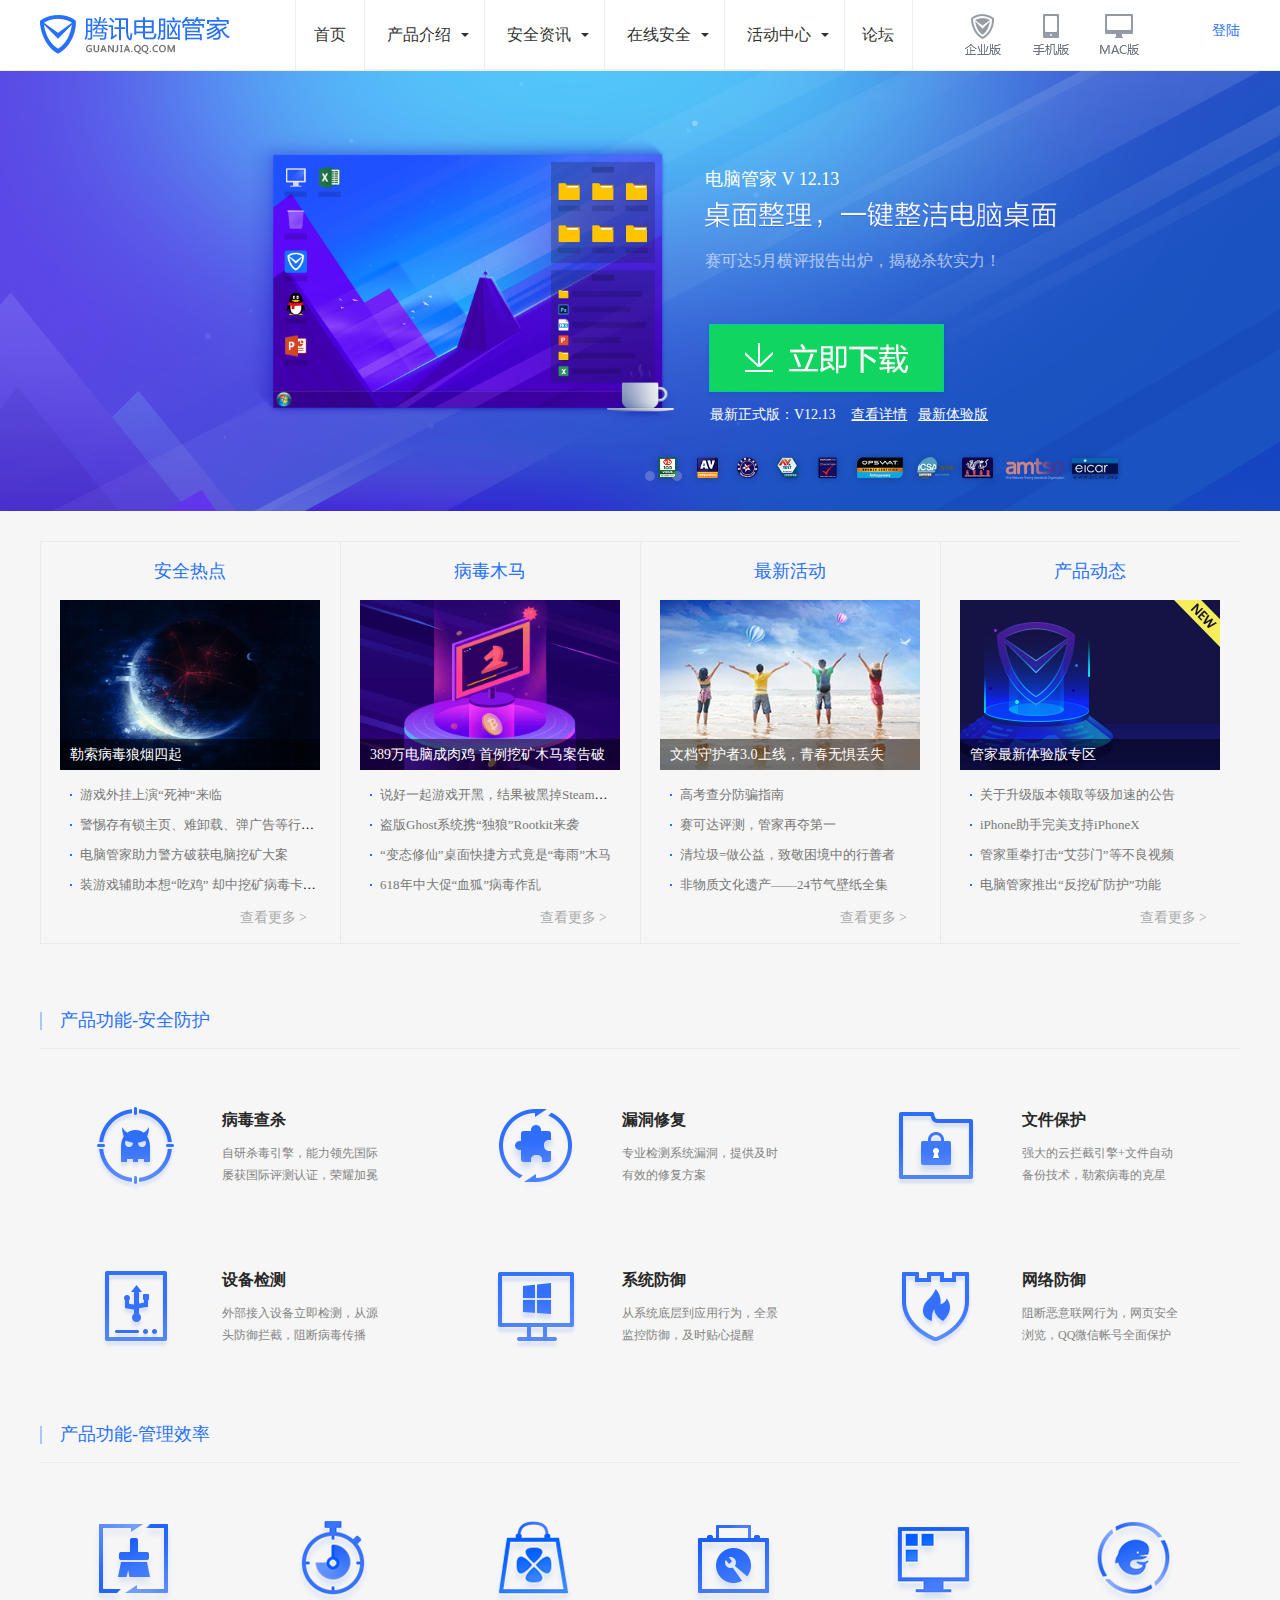
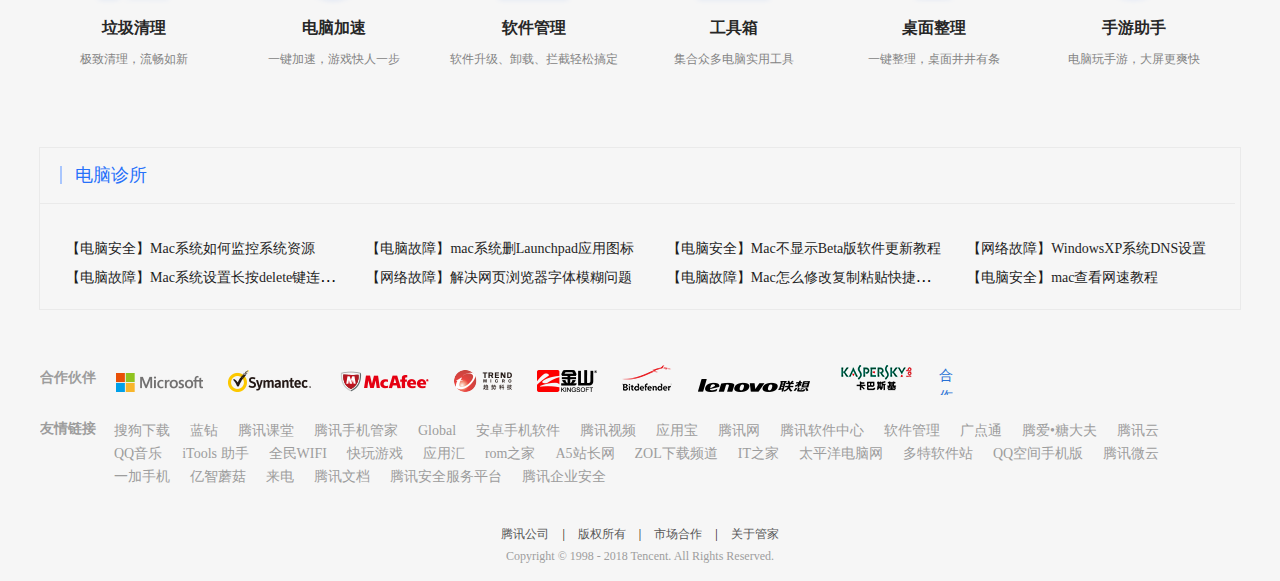
<file: index.html>
<!DOCTYPE html>
<html lang="en">
<head>
    <meta charset="UTF-8">
    <title>一键杀毒_盗号保护_垃圾清理_软件管理-腾讯电脑管家官网</title>
    <link rel="stylesheet" href="css/index.css">
    <script src="js/index.js"></script>
</head>
<body>
	<!--顶部导航开始-->
    <div class="header">
        <div class="nav">
            <a href="https://guanjia.qq.com/?ADTAG=media.buy.baidu.TXDNGJSEM" class="logo">
                <img src="img/index/logo/logo.png" alt="">
            </a>
            <ul>
                <div class="start">
                    <a href="index.html">
                        <span>首页</span>
                    </a>
                </div>
                <li>
                    <a href="item1.html">
                        <span>产品介绍</span>
                        <i></i>
                    </a>
                    <div class="item">
                    	<div><a href="">安全防护</a></div>
                    	<div><a href="">管理效率</a></div>
                    	<div><a href="">电脑加速</a></div>
                    	<div><a href="">游戏加速</a></div>
                    	<div><a href="">等级加速</a></div>
                    	<div><a href="">帐号保护</a></div>
                    	<div><a href="">手游助手</a></div>
                    	<div><a href="">桌面整理</a></div>
                    	<div><a href="">最近文档</a></div>
                    </div>
                </li>
                <li>
                    <a href="item2.html">
                        <span>安全资讯</span>
                        <i></i>
                    </a>
                    <div class="item">
                    	<div><a href="">安全专题</a></div>
                    	<div><a href="">管家大事记</a></div>
                    	<div><a href="">联合实验室</a></div>
                    </div>
                </li>
                <li>
                    <a href="item3.html">
                        <span>在线安全</span>
                        <i></i>
                    </a>
                    <div class="item">
                    	<div><a href="">电脑诊所</a></div>
                    	<div><a href="">申诉举报</a></div>
                    	<div><a href="">诈骗信息查询</a></div>
                    	<div><a href="">网站安全检测</a></div>
                    	<div><a href="">密码安全检测</a></div>
                    	<div><a href="">帐号安全查询</a></div>
                    </div>
                </li>
                <li>
                    <a href="item4.html" style="border-right: 1px solid #eee">
                        <span>活动中心</span>
                        <i></i>
                    </a>
                    <div class="item">
                    	<div><a href="">兑换礼包</a></div>
                    	<div><a href="">赚安全金币</a></div>
                    	<div><a href="">专题活动</a></div>
                    </div>
                </li>
                <div class="end">
                    <a href="">
                        <span>论坛</span>
                    </a>
                </div>
            </ul>
            <div href="" class="tool">
                <a href="" class="qiye"></a>
                <a href="" class="phone"></a>
                <a href="" class="MAC"></a>
                <a href="" class="nologin">
                    <span>登陆</span>
                </a>
            </div>
        </div>
    </div>
    <!-- 顶部导航结束-->
    <!-- 主体开始-->
    <div class="main_wrap">
        <div class="banner_wrap">
            <a href="">
                <img src="img/index/lunbotu/lunbotu1.png" alt="">
            </a>
            <a href="">
                <img src="img/index/lunbotu/lunbotu2.png" alt="">
            </a>
            <ul class="infor">
                <a href="" class="name">
                    <span>电脑管家 V 12.13</span>
                </a>
                <a href="" class="more-features">
                    <span>赛可达5月横评报告出炉，揭秘杀软实力！</span>
                    <br>
                    <span></span>
                </a>
                <div href="" class="banner-download">
                    <a href="" class="btns"></a>
                    <div class="link-dl">
                        <span>最新正式版：V12.13</span>
                        <a href="">查看详情</a>
                        <a href="">最新体验版</a>
                    </div>
                </div>
            </ul>
            <div class="blink">
                <a href="" >
                    <img src="img/index/logo/logo1.png" alt="">
                </a>
                <a href="" class="imgbox2">
                    <img src="img/index/logo/logo2.png" alt="">
                </a>
                <a href="" class="imgbox3">
                    <img src="img/index/logo/logo3.png" alt="">
                </a>
                <a href="" class="imgbox4">
                    <img src="img/index/logo/logo4.png" alt="">
                </a>
                <a href="" class="imgbox5">
                    <img src="img/index/logo/logo5.png" alt="">
                </a>
                <a href="" class="imgbox6">
                    <img src="img/index/logo/logo6.png" alt="" style="width: 60px;height: 35px">
                </a>
                <a href="" class="imgbox7">
                    <img src="img/index/logo/logo7.png" alt="" style="width: 51px;height: 35px">
                </a>
                <a href="" class="imgbox8">
                    <img src="img/index/logo/logo8.png" alt="" style="width: 45px;height: 35px">
                </a>
                <a href="" class="imgbox9">
                    <img src="img/index/logo/logo9.png" alt="" style="width: 60px;height: 35px">
                </a>
                <a href="" class="imgbox10">
                    <img src="img/index/logo/logo10.png" alt="" style="width: 60px;height: 35px">
                </a>
            </div>
            <div class="banner-btn">
                <a href=""></a>
                <a href=""></a>
            </div>
        </div>
        <div class="news_blocks">
            <ul>
                <li>
                    <div class="news-title">
                        安全热点
                    </div>
                    <a href="" class="imgbox">
                        <img src="img/index/news_blocks/news_blocks1.png" alt="">
                        <span>勒索病毒狼烟四起</span>
                    </a>
                    <div class="news-list">
                        <ul>
                            <div class="items">
                                <i></i>
                                <a href="">游戏外挂上演“死神“来临 </a>
                            </div>
                            <div class="items">
                                <i></i>
                                <a href="">警惕存有锁主页、难卸载、弹广告等行为的软件</a>
                            </div>
                            <div class="items">
                                <i></i>
                                <a href="">电脑管家助力警方破获电脑挖矿大案</a>
                            </div>
                            <div class="items">
                                <i></i>
                                <a href="">装游戏辅助本想“吃鸡” 却中挖矿病毒卡到死机</a>
                            </div>
                            <a href="" class="more">查看更多 &gt;</a>
                        </ul>
                    </div>
                </li>
                <li>
                    <div class="news-title">
                        病毒木马
                    </div>
                    <a href="" class="imgbox">
                        <img src="img/index/news_blocks/news_blocks2.png" alt="">
                        <span>389万电脑成肉鸡 首例挖矿木马案告破</span>
                    </a>
                    <div class="news-list">
                        <ul>
                            <div class="items">
                                <i></i>
                                <a href="">说好一起游戏开黑，结果被黑掉Steam帐号？</a>
                            </div>
                            <div class="items">
                                <i></i>
                                <a href="">盗版Ghost系统携“独狼”Rootkit来袭</a>
                            </div>
                            <div class="items">
                                <i></i>
                                <a href="">“变态修仙”桌面快捷方式竟是“毒雨”木马</a>
                            </div>
                            <div class="items">
                                <i></i>
                                <a href="">618年中大促“血狐”病毒作乱</a>
                            </div>
                            <a href="" class="more">查看更多 &gt;</a>
                        </ul>
                    </div>
                </li>
                <li>
                    <div class="news-title">
                        最新活动
                    </div>
                    <a href="" class="imgbox">
                        <img src="img/index/news_blocks/news_blocks3.jpg" alt="">
                        <span>文档守护者3.0上线，青春无惧丢失</span>
                    </a>
                    <div class="news-list">
                        <ul>
                            <div class="items">
                                <i></i>
                                <a href="">高考查分防骗指南</a>
                            </div>
                            <div class="items">
                                <i></i>
                                <a href="">赛可达评测，管家再夺第一</a>
                            </div>
                            <div class="items">
                                <i></i>
                                <a href="">清垃圾=做公益，致敬困境中的行善者</a>
                            </div>
                            <div class="items">
                                <i></i>
                                <a href="">非物质文化遗产——24节气壁纸全集</a>
                            </div>
                            <a href="" class="more">查看更多 &gt;</a>
                        </ul>
                    </div>
                </li>
                <li>
                    <div class="news-title">
                        产品动态
                    </div>
                    <a href="" class="imgbox">
                        <img src="img/index/news_blocks/news_blocks4.png" alt="">
                        <span>管家最新体验版专区</span>
                    </a>
                    <div class="news-list">
                        <ul>
                            <div class="items">
                                <i></i>
                                <a href="">关于升级版本领取等级加速的公告</a>
                            </div>
                            <div class="items">
                                <i></i>
                                <a href="">iPhone助手完美支持iPhoneX</a>
                            </div>
                            <div class="items">
                                <i></i>
                                <a href="">管家重拳打击“艾莎门”等不良视频</a>
                            </div>
                            <div class="items">
                                <i></i>
                                <a href="">电脑管家推出“反挖矿防护”功能</a>
                            </div>
                            <a href="" class="more">查看更多 &gt;</a>
                        </ul>
                    </div>
                </li>
            </ul>
        </div>
        <div class="func-list">
            <div class="func-title">
                <i></i>
                产品功能-安全防护
            </div>
            <ul class="func-card">
                <a href="list.html"target="_blank">
                    <img src="img/index/func-list/func-list1.png" alt="">
                    <h3>病毒查杀</h3>
                    <p>自研杀毒引擎，能力领先国际屡获国际评测认证，荣耀加冕</p>
                </a>
                <a href="list.html" target="">
                    <img src="img/index/func-list/func-list2.png" alt="">
                    <h3>漏洞修复</h3>
                    <p>专业检测系统漏洞，提供及时有效的修复方案</p>
                </a>
                <a href="list.html" target="_blank">
                    <img src="img/index/func-list/func-list3.png" alt="">
                    <h3>文件保护</h3>
                    <p>强大的云拦截引擎+文件自动备份技术，勒索病毒的克星</p>
                </a>
                <a href="list.html" target="_blank">
                    <img src="img/index/func-list/func-list4.png" alt="">
                    <h3>设备检测</h3>
                    <p>外部接入设备立即检测，从源头防御拦截，阻断病毒传播</p>
                </a>
                <a href="list.html" target="_blank">
                    <img src="img/index/func-list/func-list5.png" alt="">
                    <h3>系统防御</h3>
                    <p>从系统底层到应用行为，全景监控防御，及时贴心提醒</p>
                </a>
                <a href="list.html" target="_blank">
                    <img src="img/index/func-list/func-list6.png" alt="">
                    <h3>网络防御</h3>
                    <p>阻断恶意联网行为，网页安全浏览，QQ微信帐号全面保护</p>
                </a>
            </ul>
        </div>
        <div class="func-list list2">
            <div class="func-title">
                <i></i>
                产品功能-管理效率
            </div>
            <ul class="func-card">
                <a href="list.html" target="_blank">
                    <img src="img/index/func-list/func-list7.png" alt="">
                    <h3>垃圾清理</h3>
                    <p>极致清理，流畅如新</p>
                </a>
                <a href="list.html" target="_blank">
                    <img src="img/index/func-list/func-list8.png" alt="">
                    <h3>电脑加速</h3>
                    <p>一键加速，游戏快人一步</p>
                </a>
                <a href="list.html" target="_blank">
                    <img src="img/index/func-list/func-list9.png" alt="">
                    <h3>软件管理</h3>
                    <p>软件升级、卸载、拦截轻松搞定</p>
                </a>
                <a href="list.html" target="_blank">
                    <img src="img/index/func-list/func-list10.png" alt="">
                    <h3>工具箱</h3>
                    <p>集合众多电脑实用工具</p>
                </a>
                <a href="list.html" target="_blank">
                    <img src="img/index/func-list/func-list11.png" alt="">
                    <h3>桌面整理</h3>
                    <p>一键整理，桌面井井有条</p>
                </a>
                <a href="list.html" target="_blank">
                    <img src="img/index/func-list/func-list12.png" alt="">
                    <h3>手游助手</h3>
                    <p>电脑玩手游，大屏更爽快</p>
                </a>
            </ul>
        </div>
        <div class="news-zsnews">
            <div class="title" style="padding-right: 0;">
                <i></i>
                电脑诊所
            </div>
            <ul class="ui-sortable">
                <li><a href="">【电脑安全】Mac系统如何监控系统资源</a></li>
                <li><a href="">【电脑故障】mac系统删Launchpad应用图标</a></li>
                <li><a href="">【电脑安全】Mac不显示Beta版软件更新教程</a></li>
                <li><a href="">【网络故障】WindowsXP系统DNS设置</a></li>
                <li><a href="">【电脑故障】Mac系统设置长按delete键连续删除</a></li>
                <li><a href="">【网络故障】解决网页浏览器字体模糊问题</a></li>
                <li><a href="">【电脑故障】Mac怎么修改复制粘贴快捷键？</a></li>
                <li><a href="">【电脑安全】mac查看网速教程</a></li>
            </ul>
        </div>
    </div>
    <!-- 主体结束 -->
    <!-- 合作链接部分开始 -->
    <div class="main-gray">
        <div class="hzhb">
            <h3>合作伙伴 </h3>
            <ul>
                <li>
                    <a href="">
                        <img src="img/index/footer/footer1.png" alt="" style="margin-left: 10px;">
                    </a>
                </li>
                <li>
                    <a href="">
                        <img src="img/index/footer/footer2.png" alt="">
                    </a>
                </li>
                <li>
                    <a href="">
                        <img src="img/index/footer/footer3.png" alt="">
                    </a>
                </li>
                <li>
                    <a href="">
                        <img src="img/index/footer/footer4.png" alt="">
                    </a>
                </li>
                <li>
                    <a href="">
                        <img src="img/index/footer/footer5.png" alt="">
                    </a>
                </li>
                <li>
                    <a href="">
                        <img src="img/index/footer/footer6.png" alt="">
                    </a>
                </li>
                <li>
                    <a href="">
                        <img src="img/index/footer/footer7.png" alt="">
                    </a>
                </li>
                <li>
                    <a href="">
                        <img src="img/index/footer/footer8.png" alt="">
                    </a>
                </li>
                <a href="" class="consociation" target="_blank">合作申请&gt;&nbsp;&gt;</a>
            </ul>
        </div>
        <div class="link">
            <h3>友情链接</h3>
            <ul>
                <li><a href="">搜狗下载</a></li>
                <li><a href="">蓝钻</a></li>
                <li><a href="">腾讯课堂</a></li>
                <li><a href="">腾讯手机管家</a></li>
                <li><a href="">Global</a></li>
                <li><a href="">安卓手机软件</a></li>
                <li><a href="">腾讯视频</a></li>
                <li><a href="">应用宝</a></li>
                <li><a href="">腾讯网</a></li>
                <li><a href="">腾讯软件中心</a></li>
                <li><a href="">软件管理</a></li>
                <li><a href="">广点通</a></li>
                <li><a href="">腾爱•糖大夫</a></li>
                <li><a href="">腾讯云</a></li>
                <li><a href="">QQ音乐</a></li>
                <li><a href="">iTools 助手</a></li>
                <li><a href="">全民WIFI </a></li>
                <li><a href="">快玩游戏</a></li>
                <li><a href="">应用汇</a></li>
                <li><a href="">rom之家 </a></li>
                <li><a href="">A5站长网 </a></li>
                <li><a href="">ZOL下载频道 </a></li>
                <li><a href="">IT之家</a></li>
                <li><a href="">太平洋电脑网 </a></li>
                <li><a href="">多特软件站</a></li>
                <li><a href="">QQ空间手机版</a></li>
                <li><a href="">腾讯微云</a></li>
                <li><a href="">一加手机</a></li>
                <li><a href="">亿智蘑菇</a></li>
                <li><a href="">来电</a></li>
                <li><a href="">腾讯文档</a></li>
                <li><a href="">腾讯安全服务平台</a></li>
                <li><a href="">腾讯企业安全</a></li>
            </ul>
        </div>
    </div>
    <!-- 合作链接部分结束 -->
    <!-- 底部开始 -->
    <div class="footer">
        <p>
            <a href="">腾讯公司</a>
            |
            <a href="">版权所有</a>
            |
            <a href="">市场合作</a>
            |
            <a href="">关于管家</a>
        </p>
        <p class="copyright">Copyright © 1998 - 2018 Tencent. All Rights Reserved.</p>
    </div>
    <!-- 底部结束 -->
</body>
</file>
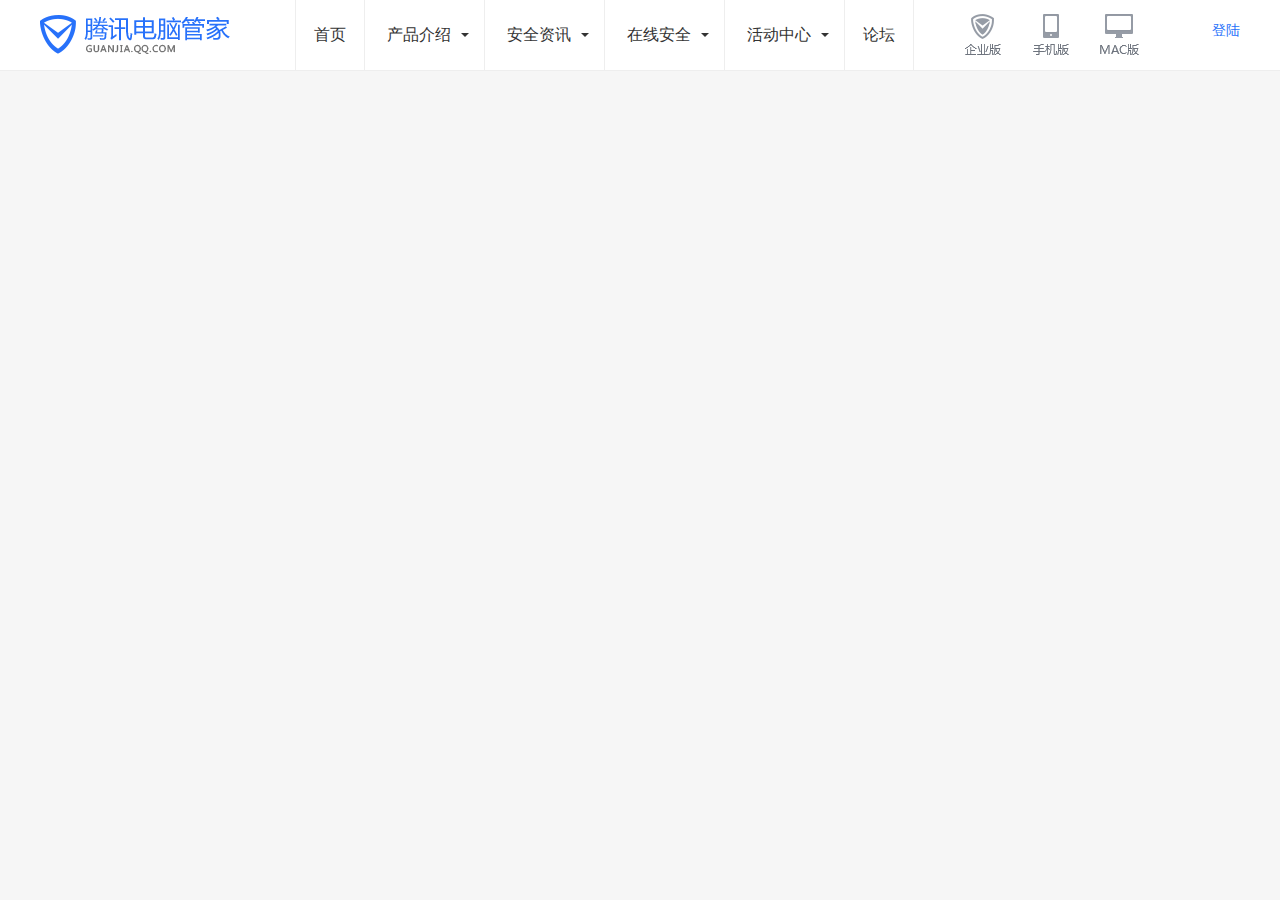
<file: details.html>
<!doctype html>
<html lang="en">
<head>
    <meta charset="UTF-8">
    <meta name="viewport"
          content="width=device-width, user-scalable=no, initial-scale=1.0, maximum-scale=1.0, minimum-scale=1.0">
    <meta http-equiv="X-UA-Compatible" content="ie=edge">
    <title>游戏外挂上演“死神“来临</title>
    <link rel="stylesheet" href="css/item2.css">
</head>
<body>
<div class="header">
    <div class="nav">
        <a href="" class="logo">
            <img src="img/item2/logo/logo.png" alt="">
        </a>
        <ul>
            <li class="start">
                <a href="">
                    <span>首页</span>
                </a>
            </li>
            <li>
                <a href="">
                    <span>产品介绍</span>
                    <i></i>
                </a>
            </li>
            <li>
                <a href="">
                    <span>安全资讯</span>
                    <i></i>
                </a>
            </li>
            <li>
                <a href="">
                    <span>在线安全</span>
                    <i></i>
                </a>
            </li>
            <li>
                <a href="">
                    <span>活动中心</span>
                    <i></i>
                </a>
            </li>
            <li class="start end">
                <a href="">
                    <span>论坛</span>
                </a>
            </li>
        </ul>
        <div href="" class="tool">
            <a href="" class="qiye"></a>
            <a href="" class="phone"></a>
            <a href="" class="MAC"></a>
            <a href="" class="nologin">
                <span>登陆</span>
            </a>
        </div>
    </div>
</div>
</body>
</html>
</file>
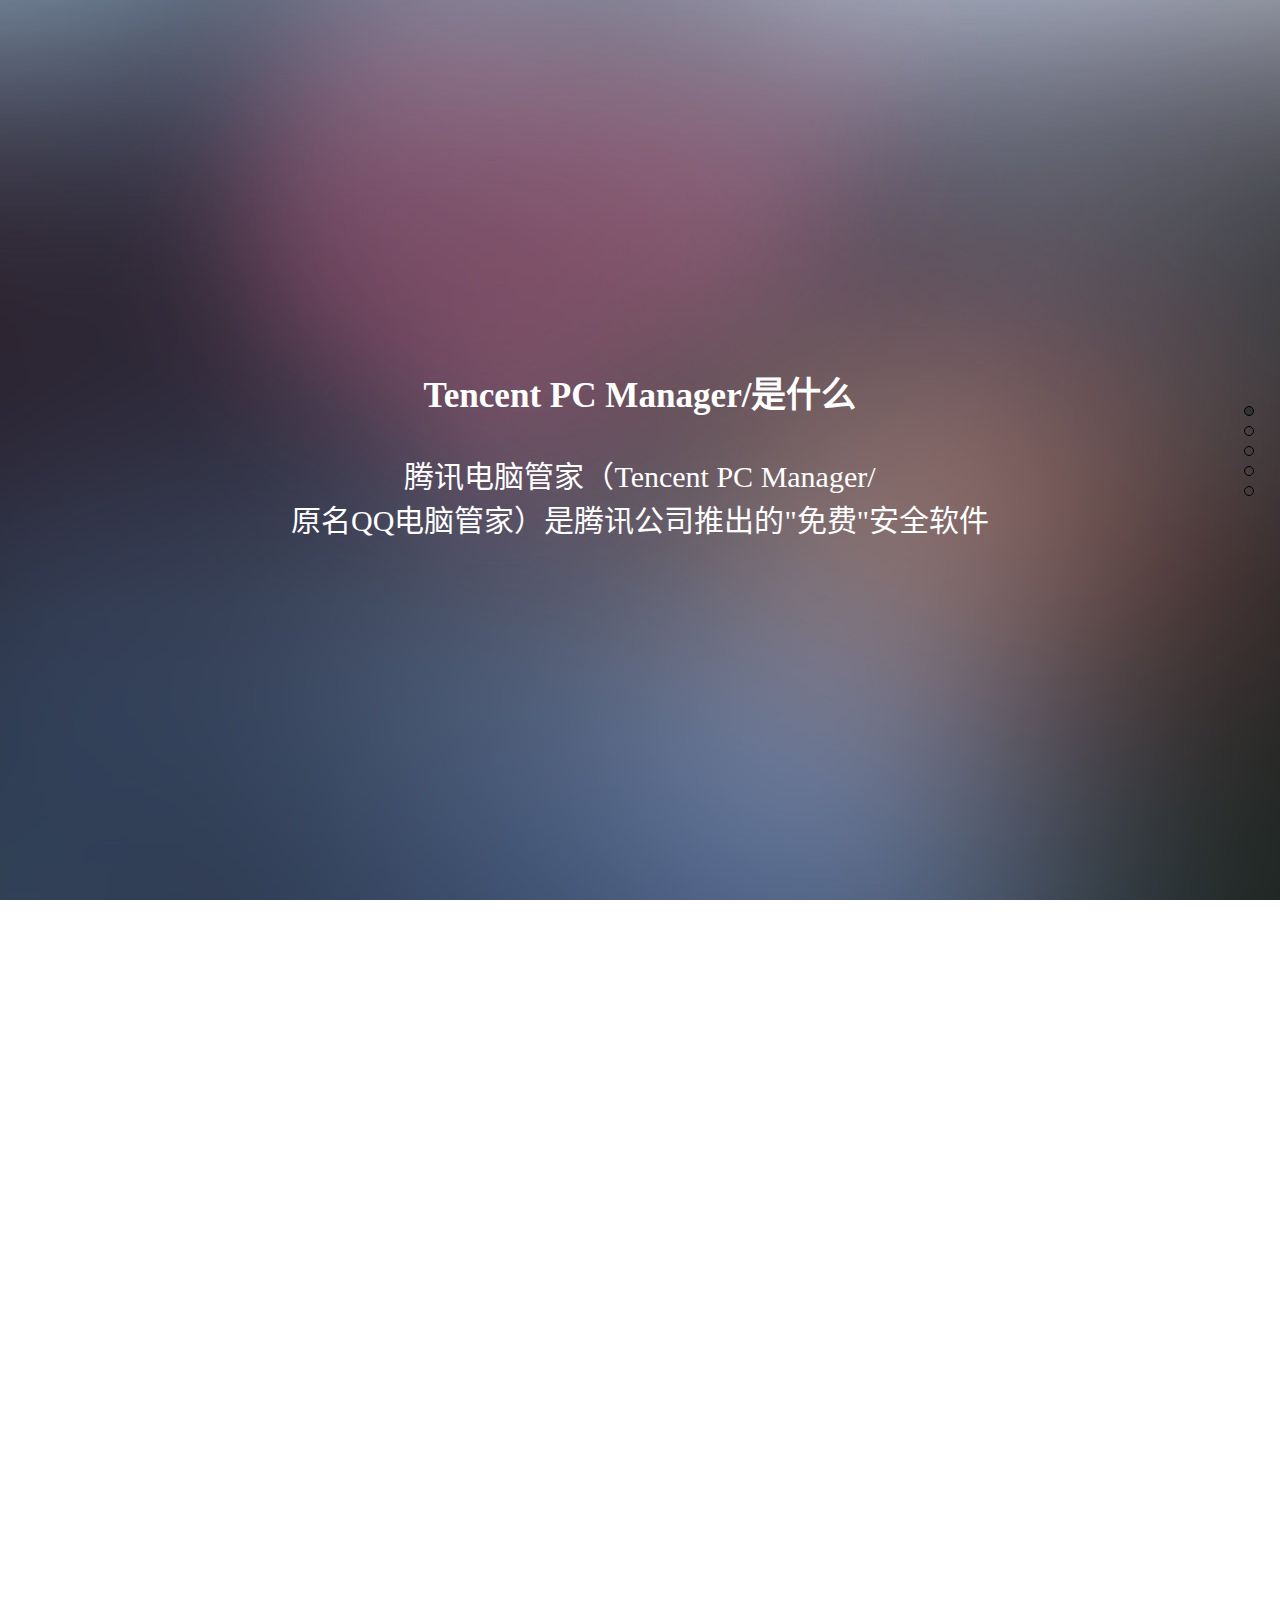
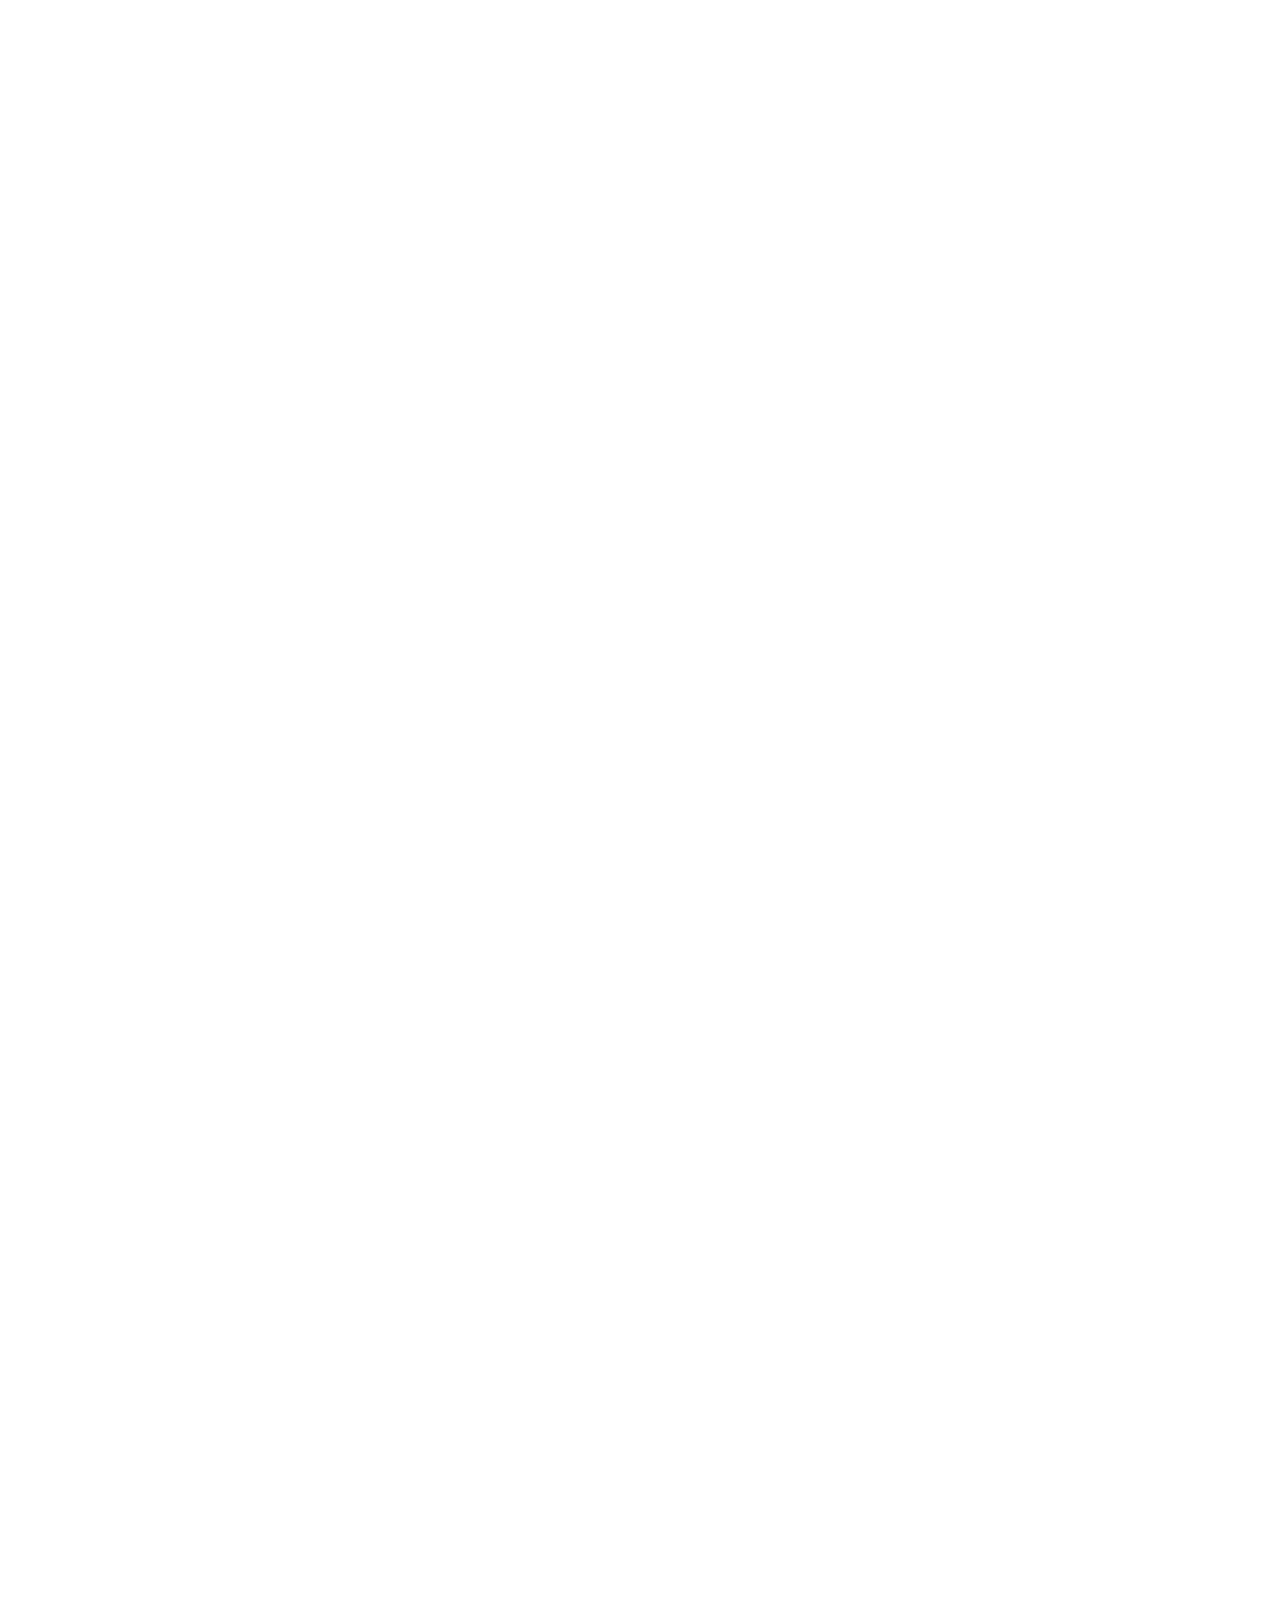
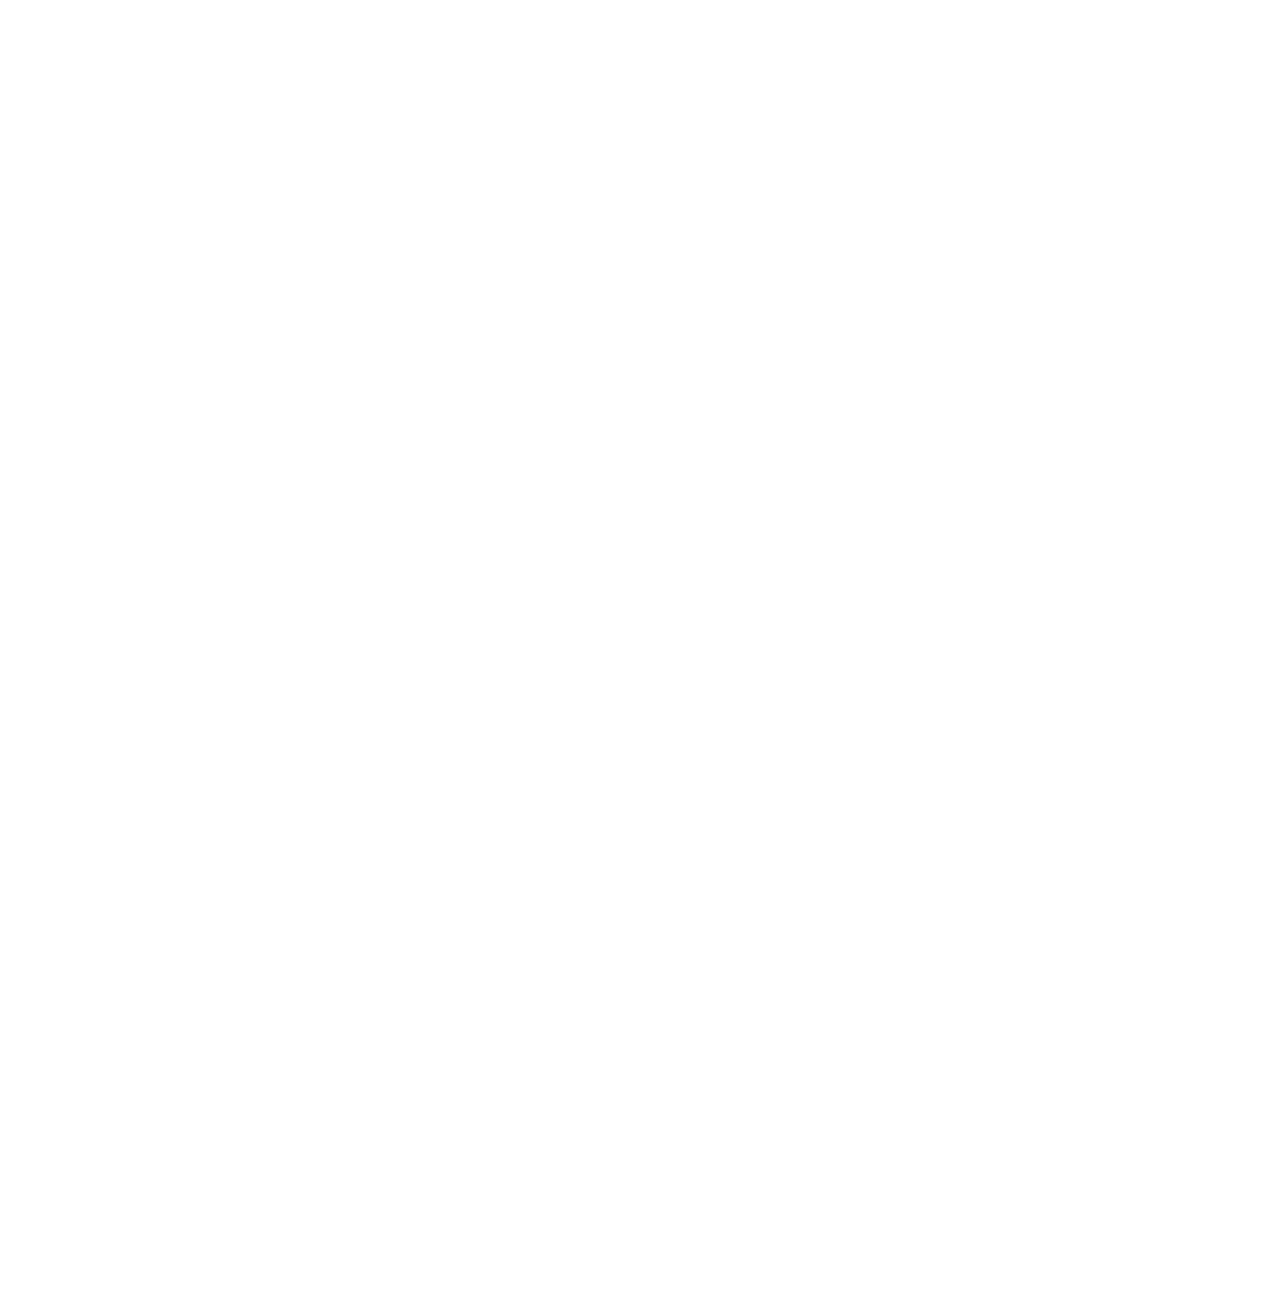
<file: fullpage.html>
<!DOCTYPE html>
<html lang="zh-CN">
<head>
<meta charset="utf-8">
<title>腾讯电脑管家</title>
<link rel="stylesheet" href="css/jquery.fullPage.css">
<style>
.section { text-align: center; font: 30px "楷体"; color: #fff;}
.section1 { background: url(img/6.jpg) 50%;}
.section2 { background: url(img/6.jpg) 50%;}
.section3 { background: url(img/6.jpg) 50%;}
.section4 { background: url(img/6.jpg) 50%;}
.section5 {background: url(img/8.jpg) 50%;}
    a{
        list-style: none;
        text-decoration: none;
    }
</style>
<script src="js/jquery-1.8.3.min.js"></script>
<script src="js/jquery.fullPage.min.js"></script>
<script>
$(function(){
	$('#dowebok').fullpage({
		sectionsColor: ['#1bbc9b', '#4BBFC3', '#7BAABE', '#f90','#ff6700'],
		'navigation': true,
	});
});
</script>
</head>
<body>
<div id="dowebok">
	<div class="section section1">
		<h3>Tencent PC Manager/是什么</h3>
		<p>腾讯电脑管家（Tencent PC Manager/<br>原名QQ电脑管家）是腾讯公司推出的"免费"安全软件</p>
	</div>
	<div class="section section2">
		<h3>Ability/会什么</h3>
		<p>拥有云查杀木马，系统加速，漏洞修复，实时防护，
            <br>网速保护，电脑诊所，健康小助手，桌面整理，文档保护等功能</p>
	</div>
	<div class="section section3">
		<h3>Operation System/靠什么</h3>
		<p>Windows XP/Vista/7/8/10/OS X</p>
	</div>
	<div class="section section4">
		<h3>Status/有什么</h3>
		<p>在针对网络钓鱼欺诈及盗号打击方面和安全防护及病毒查杀方面的能力已达到国际一瘤杀软水平</p>
	</div>
	<div class="section section5">
		<h3>Link With Me</h3>
		<p><a href="https://meetpython2018.github.io/PC-Manager/">https://meetpython2018.github.io/PC-Manager/</a></p>
	</div>
</div>
<a href="http://www.dowebok.com/" style="display: none;">dowebok</a>
<a href="http://www.dowebok.com/77.html" style="display: none;">jQuery全屏滚动插件fullPage.js</a>

</body>
</html>
</file>
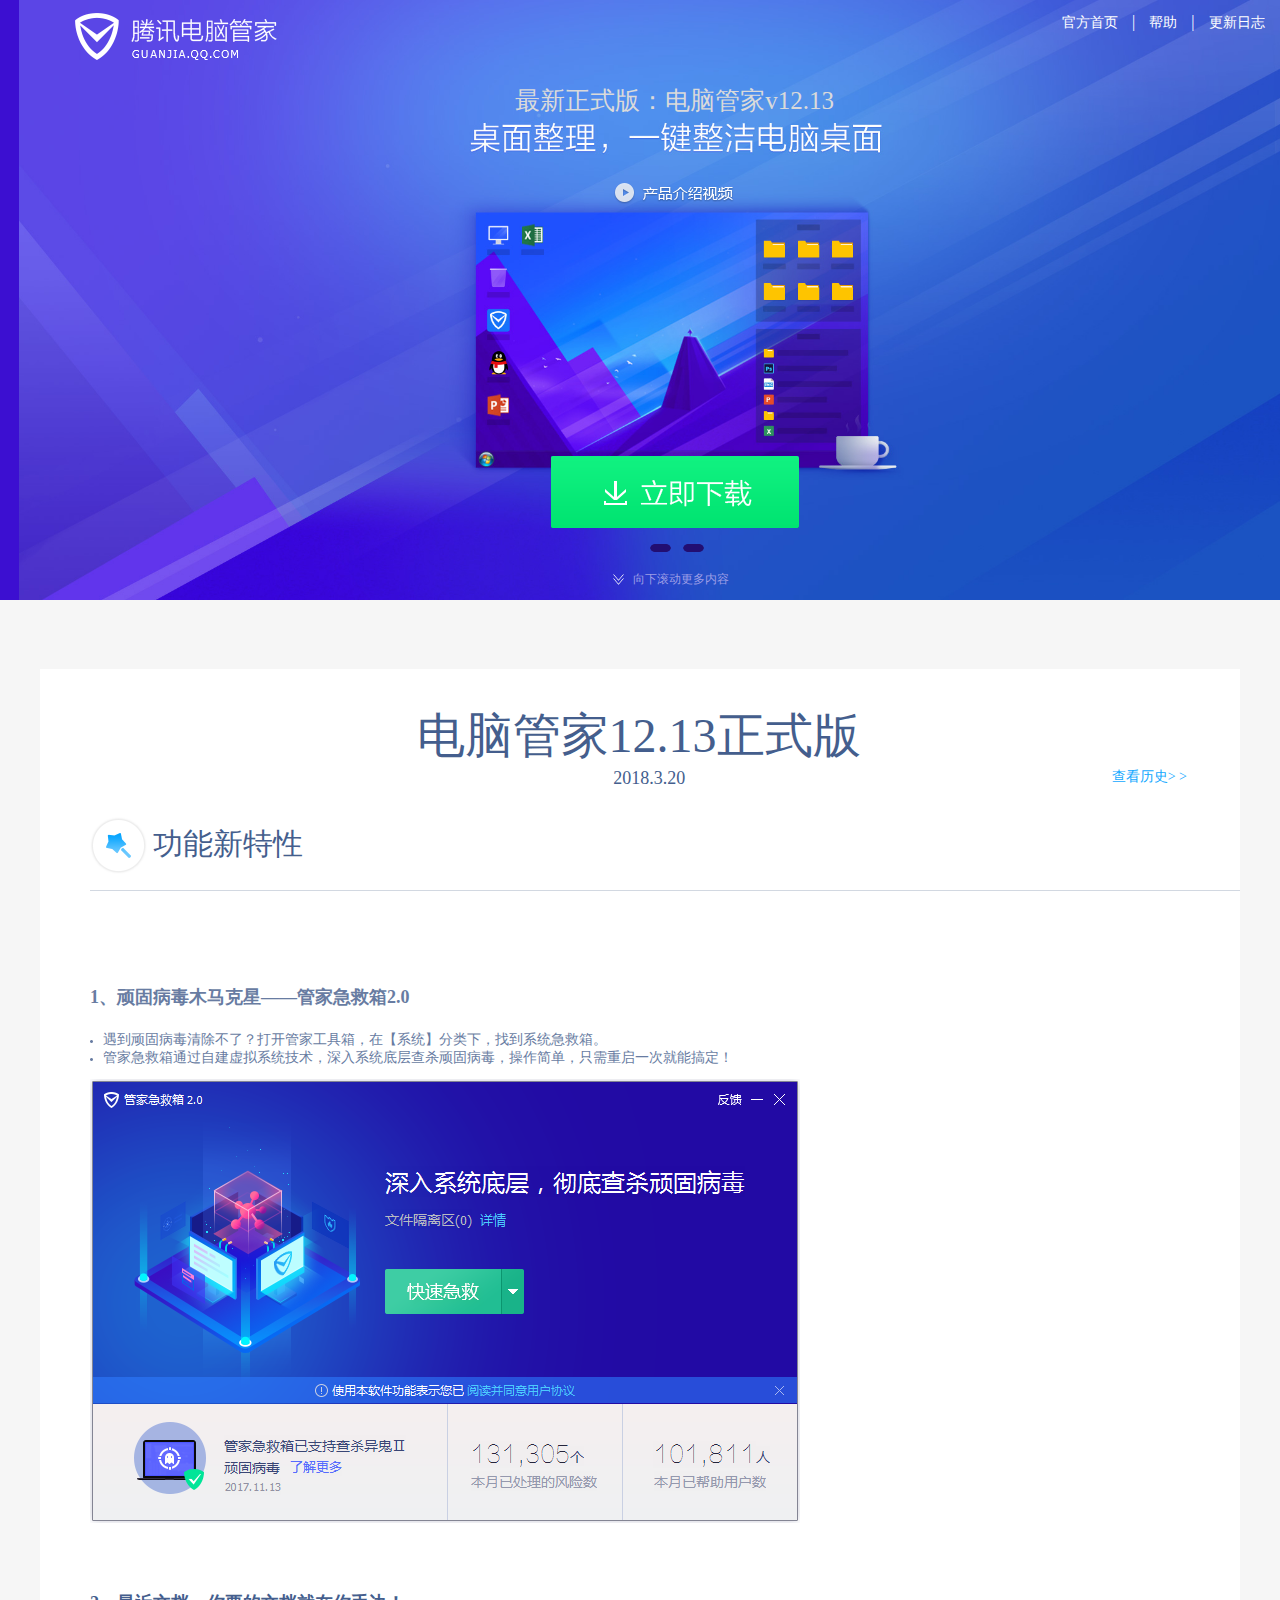
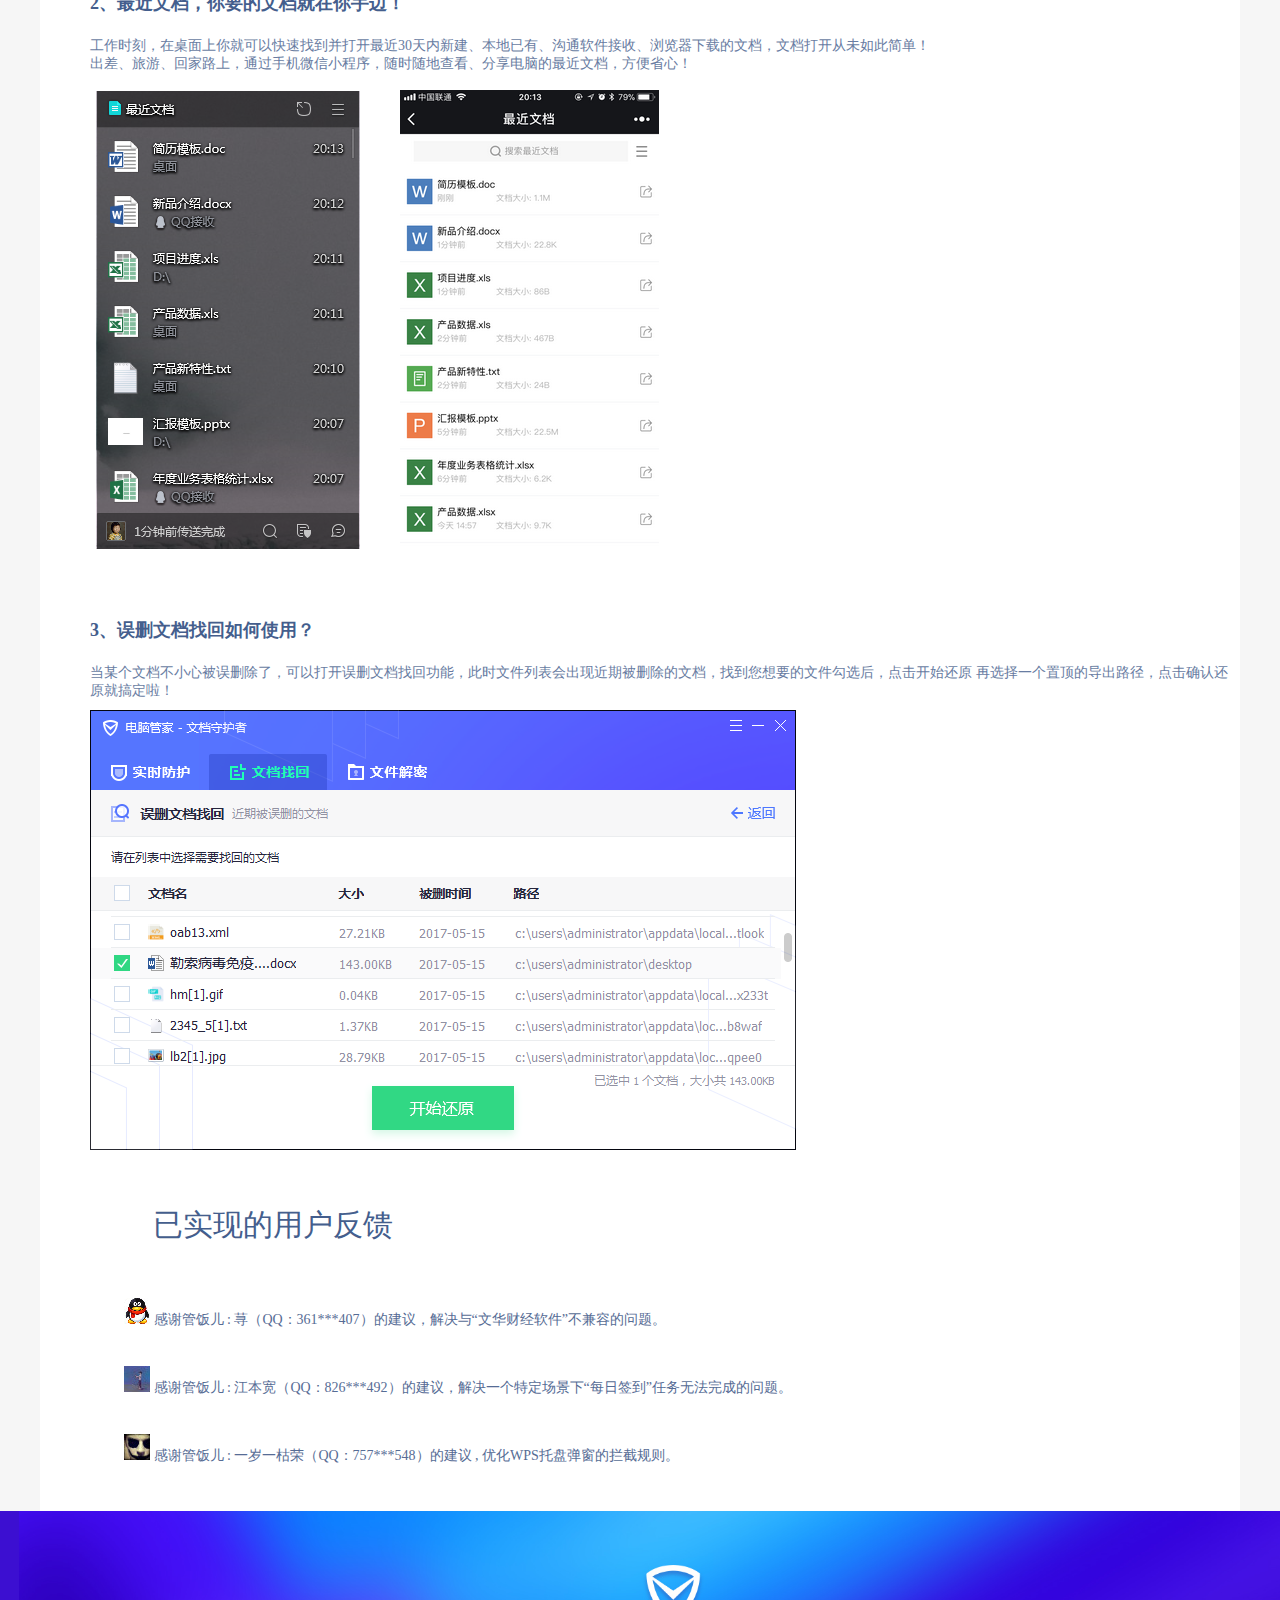
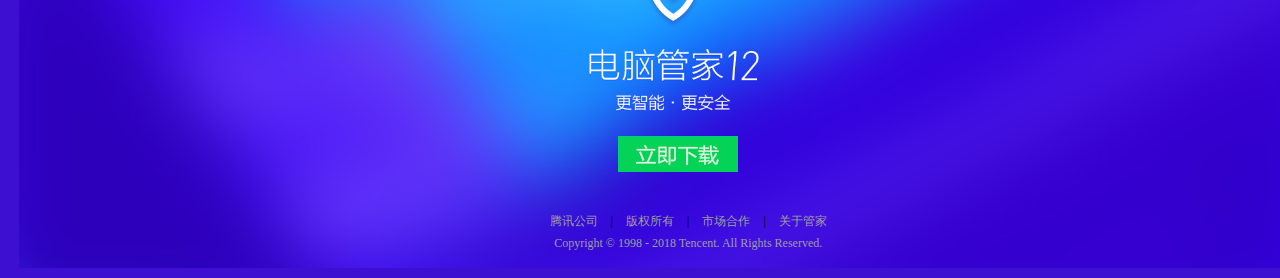
<file: item1.html>
<!doctype html>
<html lang="en">
<head>
    <meta charset="UTF-8">
    <meta name="viewport"
          content="width=device-width, user-scalable=no, initial-scale=1.0, maximum-scale=1.0, minimum-scale=1.0">
    <meta http-equiv="X-UA-Compatible" content="ie=edge">
    <title>Document</title>
    <link rel="stylesheet" href="css/item1.css">
</head>
<body>
    <div class="banner">
        <div class="wrap">
            <div class="top">
                <a href="" class="logo"></a>
                <div class="link">
                    <a href="index.html">官方首页</a>
                    |
                    <a href="">帮助</a>
                    |
                    <a href="">更新日志</a>
                </div>
            </div>
            <a href="" class="showVideo"></a>
            <div class="name">最新正式版：电脑管家v12.13</div>
            <ul class="wrap-banner">
                <a href=""><img src="img/item1/banner/banner1.jpg" alt=""></a>
                <a href=""><img src="img/item1/banner/banner2.jpg" alt=""></a>
            </ul>
            <div class="b_dot">
                <a href=""></a>
                <a href=""></a>
            </div>
            <a href="" class="download_btn"></a>
            <div class="godown">
                向下滚动更多内容
            </div>
        </div>
    </div>
    <div class="update_log">
        <div class="mid">
            <div class="title">
                <p class="large">电脑管家12.13正式版</p>
                <p class="small">
                    <a href="">查看历史&gt;&nbsp;&gt;</a>
                    <span>2018.3.20</span>
                </p>
                <div class="sub_title">
                    <span>功能新特性</span>
                </div>
            </div>
            <div class="main">
                <ul class="outer_ul">
                    <li class="outer_li">
                       <p>1、顽固病毒木马克星——管家急救箱2.0</p>
                       <ul>
                           <li>遇到顽固病毒清除不了？打开管家工具箱，在【系统】分类下，找到系统急救箱。</li>
                           <li>管家急救箱通过自建虚拟系统技术，深入系统底层查杀顽固病毒，操作简单，只需重启一次就能搞定！</li>
                       </ul>
                       <img src="img/item1/main-box/content1.png" alt="">
                   </li>
                    <div class="collapse">
                        <li>
                            <p class="title">2、最近文档，你要的文档就在你手边！</p>
                            <p class="neirong">工作时刻，在桌面上你就可以快速找到并打开最近30天内新建、本地已有、沟通软件接收、浏览器下载的文档，文档打开从未如此简单！<br>

                                出差、旅游、回家路上，通过手机微信小程序，随时随地查看、分享电脑的最近文档，方便省心！
                            </p>
                            <img src="img/item1/main-box/content2.png" alt="">
                        </li>
                        <li>
                            <p class="title">3、误删文档找回如何使用？</p>
                            <p class="neirong">当某个文档不小心被误删除了，可以打开误删文档找回功能，此时文件列表会出现近期被删除的文档，找到您想要的文件勾选后，点击开始还原
                                再选择一个置顶的导出路径，点击确认还原就搞定啦！</p>
                            <img src="img/item1/main-box/content3.png" alt="">
                        </li>
                    </div>
                </ul>
            </div>
            <div class="comments">
                <div class="sub_title">
                    <span>已实现的用户反馈</span>
                </div>
                <div class="comm">
                    <li>
                        <img src="img/item1/banner/yonghu1.jpg" alt="">
                        <span>感谢管饭儿 : 荨（QQ：361***407）的建议，解决与“文华财经软件”不兼容的问题。</span>
                    </li>
                    <li>
                        <img src="img/item1/banner/yonghu2.jpg" alt="">
                        <span>感谢管饭儿 : 江本宽（QQ：826***492）的建议，解决一个特定场景下“每日签到”任务无法完成的问题。</span>
                    </li>
                    <li>
                        <img src="img/item1/banner/yonghu3.jpg" alt="">
                        <span>感谢管饭儿 : 一岁一枯荣（QQ：757***548）的建议 , 优化WPS托盘弹窗的拦截规则。</span>
                    </li>
                </div>
            </div>
        </div>
    </div>
    <div class="bottom">
        <div class="dowm">
            <a href="" class="footer">
            <img src="img/item1/footer.jpg" alt="">
        </a>
            <div class="download">
                <a href=""></a>
            </div>
            <div class="footer-link">
                <p>
                    <a href="">腾讯公司</a>
                    |
                    <a href="">版权所有</a>
                    |
                    <a href="">市场合作</a>
                    |
                    <a href="">关于管家</a>
                </p>
                <p class="copyright">Copyright © 1998 - 2018 Tencent. All Rights Reserved.</p>
            </div>
        </div>
    </div>
</body>
</html>
</file>
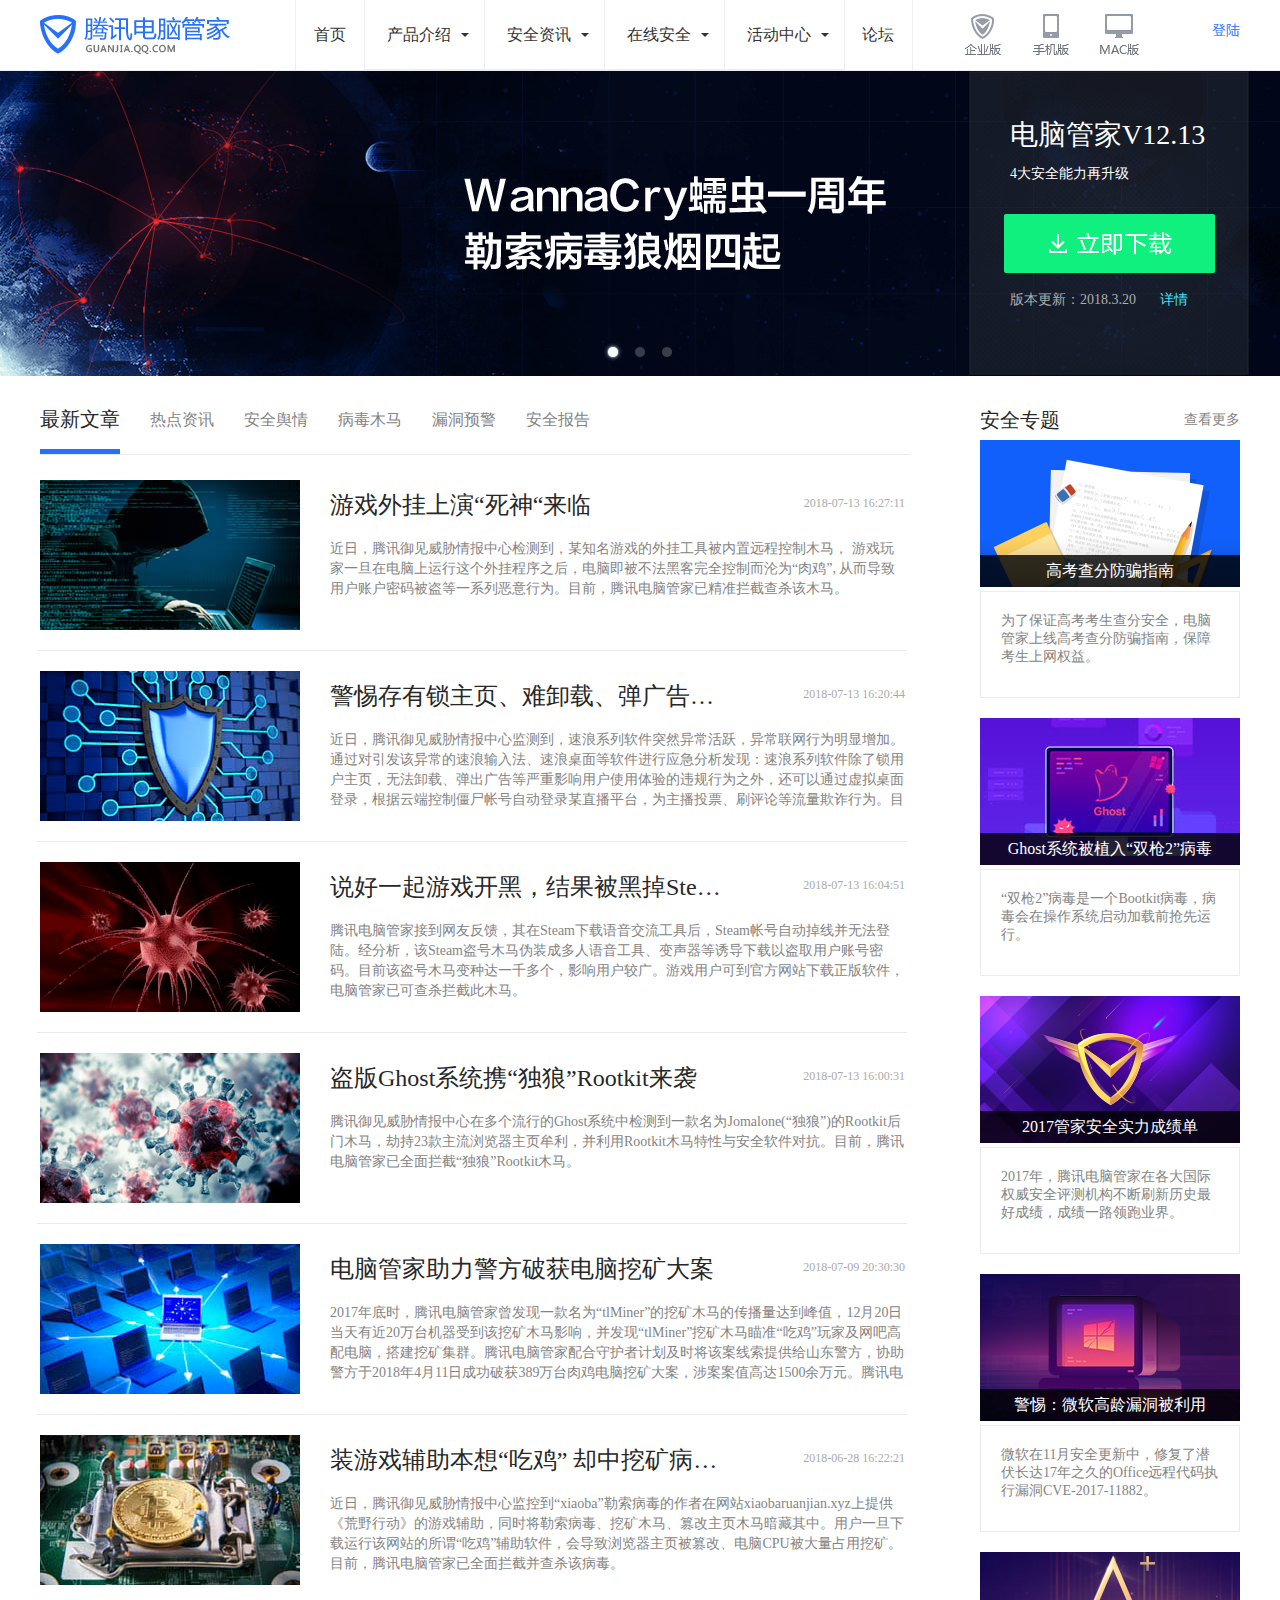
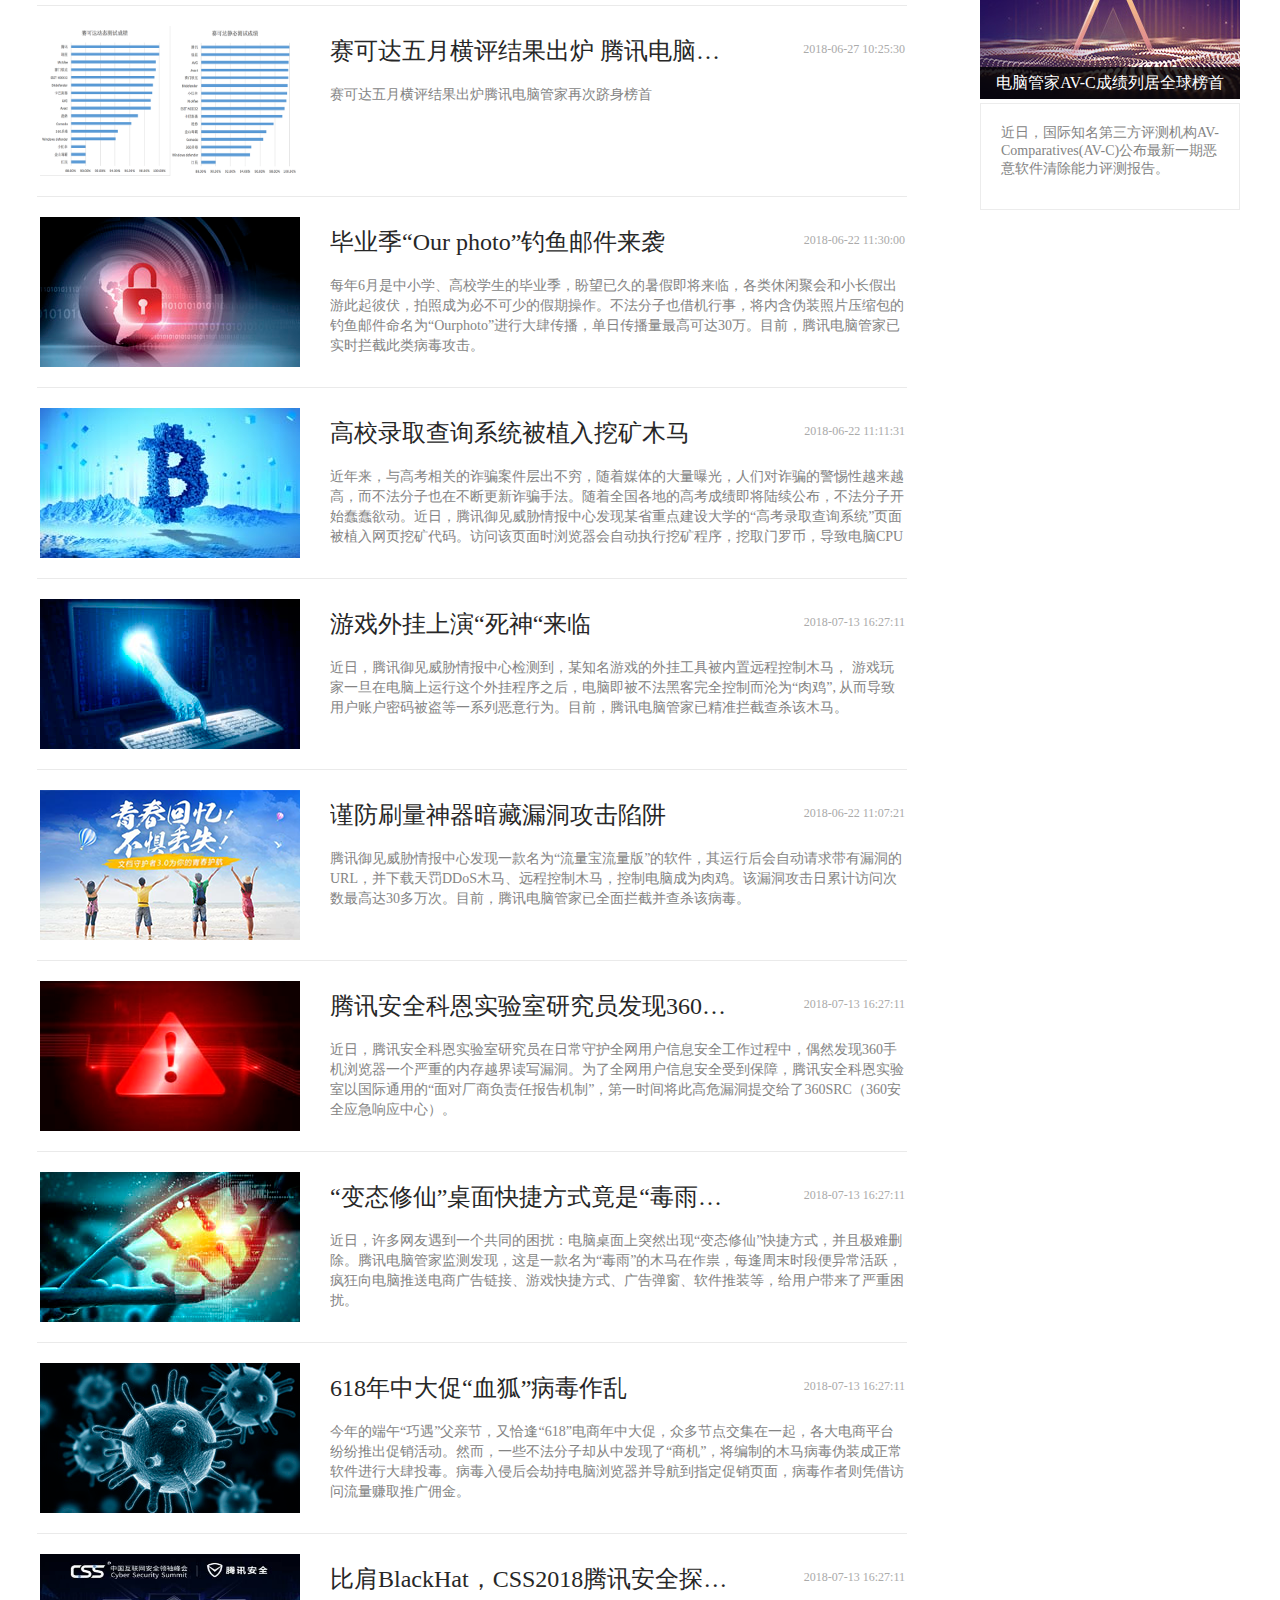
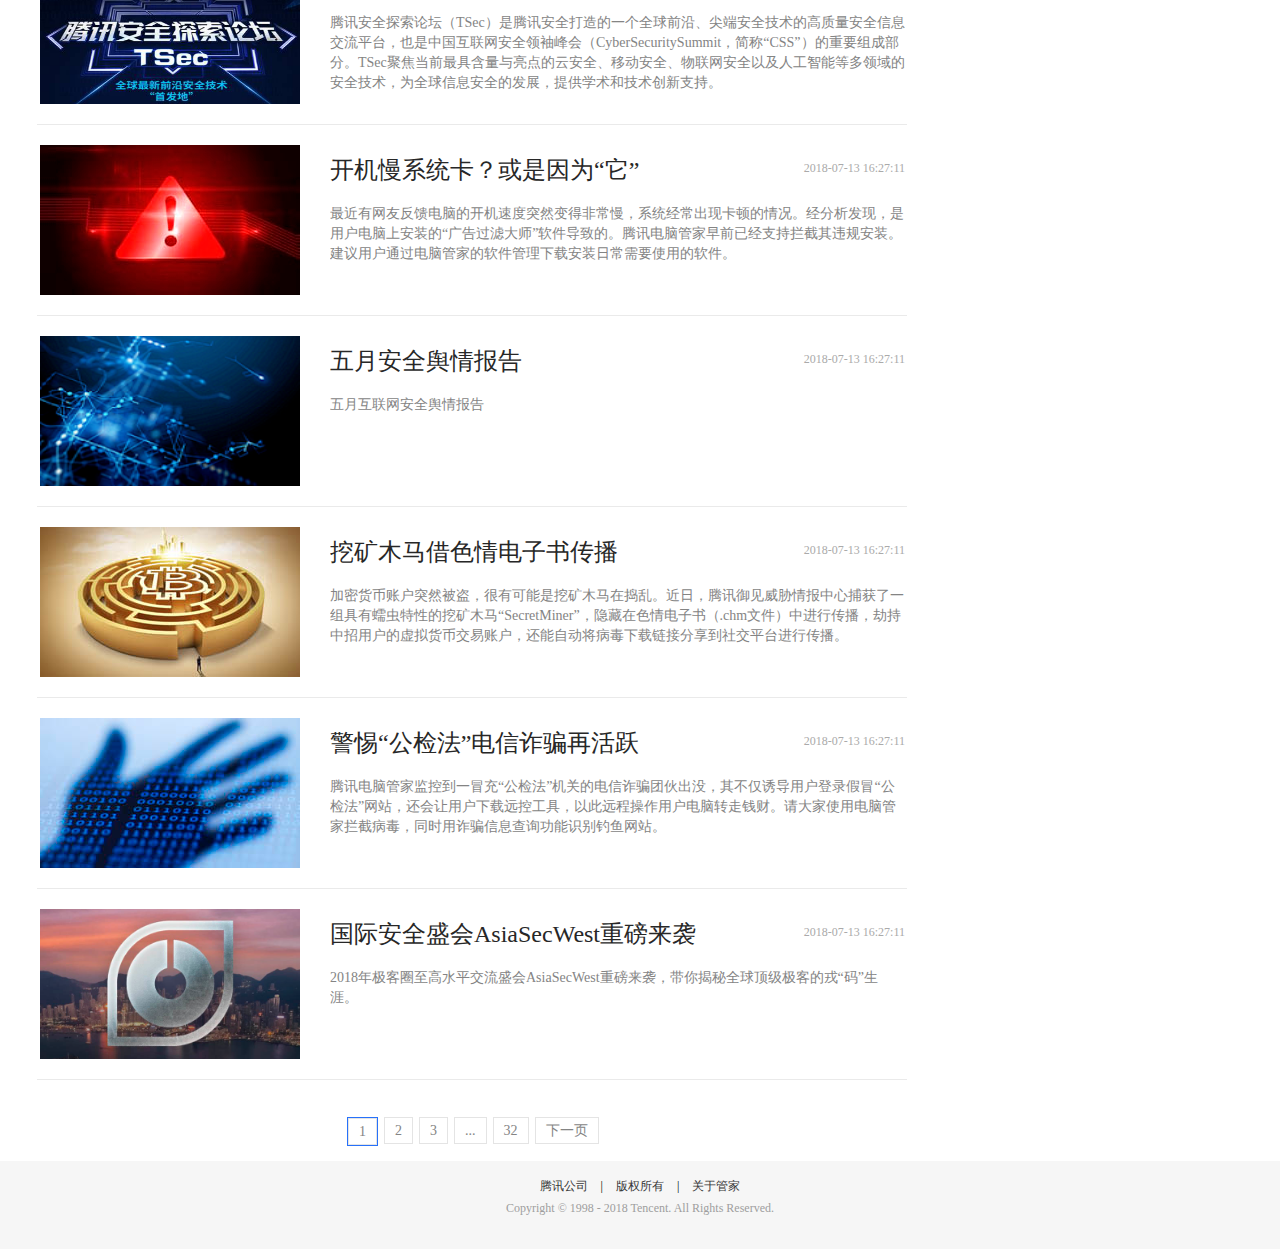
<file: item2.html>
<!doctype html>
<html lang="en">
<head>
    <meta charset="UTF-8">
    <meta name="viewport"
          content="width=device-width, user-scalable=no, initial-scale=1.0, maximum-scale=1.0, minimum-scale=1.0">
    <meta http-equiv="X-UA-Compatible" content="ie=edge">
    <title>安全资讯</title>
    <script src="js/index.js"></script>
    <link rel="stylesheet" href="css/item2.css">
</head>
<body>
    <div class="header">
        <div class="nav">
            <a href="https://guanjia.qq.com/?ADTAG=media.buy.baidu.TXDNGJSEM" class="logo">
                <img src="img/index/logo/logo.png" alt="">
            </a>
            <ul>
                <div class="start">
                    <a href="index.html">
                        <span>首页</span>
                    </a>
                </div>
                <li>
                    <a href="item1.html">
                        <span>产品介绍</span>
                        <i></i>
                    </a>
                    <div class="item">
                        <div><a href="">安全防护</a></div>
                        <div><a href="">管理效率</a></div>
                        <div><a href="">电脑加速</a></div>
                        <div><a href="">游戏加速</a></div>
                        <div><a href="">等级加速</a></div>
                        <div><a href="">帐号保护</a></div>
                        <div><a href="">手游助手</a></div>
                        <div><a href="">桌面整理</a></div>
                        <div><a href="">最近文档</a></div>
                    </div>
                </li>
                <li>
                    <a href="item2.html">
                        <span>安全资讯</span>
                        <i></i>
                    </a>
                    <div class="item">
                        <div><a href="">安全专题</a></div>
                        <div><a href="">管家大事记</a></div>
                        <div><a href="">联合实验室</a></div>
                    </div>
                </li>
                <li>
                    <a href="item3.html">
                        <span>在线安全</span>
                        <i></i>
                    </a>
                    <div class="item">
                        <div><a href="">电脑诊所</a></div>
                        <div><a href="">申诉举报</a></div>
                        <div><a href="">诈骗信息查询</a></div>
                        <div><a href="">网站安全检测</a></div>
                        <div><a href="">密码安全检测</a></div>
                        <div><a href="">帐号安全查询</a></div>
                    </div>
                </li>
                <li>
                    <a href="item4.html" style="border-right: 1px solid #eee">
                        <span>活动中心</span>
                        <i></i>
                    </a>
                    <div class="item">
                        <div><a href="">兑换礼包</a></div>
                        <div><a href="">赚安全金币</a></div>
                        <div><a href="">专题活动</a></div>
                    </div>
                </li>
                <div class="end">
                    <a href="">
                        <span>论坛</span>
                    </a>
                </div>
            </ul>
            <div href="" class="tool">
                <a href="" class="qiye"></a>
                <a href="" class="phone"></a>
                <a href="" class="MAC"></a>
                <a href="" class="nologin">
                    <span>登陆</span>
                </a>
            </div>
        </div>
    </div>
    <div class="banner">
        <ul class="wrap">
            <li>
                <a href=""><img src="img/item2/banner/banner1.jpg" alt=""></a>
            </li>
            <li>
                <a href=""><img src="img/item2/banner/banner2.jpg" alt=""></a>
            </li>
            <li>
                <a href=""><img src="img/item2/banner/banner3.png" alt=""></a>
            </li>
        </ul>
        <div class="download">
            <div>
                <p class="title">电脑管家V12.13</p>
                <p class="wp">4大安全能力再升级</p>
                <a href="" class="download-btn"></a>
                <p class="ver">
                    版本更新：2018.3.20
                    <a href="">详情&nbsp;</a>
                </p>
            </div>
        </div>
        <div class="banner-btn">
            <a href=""></a>
            <a href=""></a>
            <a href=""></a>
        </div>
    </div>
    <div class="main-content">
        <div class="news-box">
            <div class="main">
                <div class="title">
                    <ul>
                        <li class="set"><a href="">最新文章</a></li>
                        <li><a href="">热点资讯</a></li>
                        <li><a href="">安全舆情</a></li>
                        <li><a href="">病毒木马</a></li>
                        <li><a href="">漏洞预警</a></li>
                        <li><a href="">安全报告</a></li>
                    </ul>
                </div>
                <div class="news-list">
                    <ul>
                        <li class="tabs">
                            <a href="" class="tabs_mod">
                                <img src="img/item2/news-box/main/news1.jpg" alt="">
                            </a>
                            <div class="tabs_con">
                                <a href="">游戏外挂上演“死神“来临 </a>
                                <span>2018-07-13 16:27:11</span>
                                <p class="wrapper">近日，腾讯御见威胁情报中心检测到，某知名游戏的外挂工具被内置远程控制木马，
                                    游戏玩家一旦在电脑上运行这个外挂程序之后，电脑即被不法黑客完全控制而沦为“肉鸡”,
                                    从而导致用户账户密码被盗等一系列恶意行为。目前，腾讯电脑管家已精准拦截查杀该木马。
                                </p>
                            </div>
                        </li>
                        <li class="tabs">
                            <a href="" class="tabs_mod">
                                <img src="img/item2/news-box/main/news2.jpg" alt="">
                            </a>
                            <div class="tabs_con">
                                <a href="">警惕存有锁主页、难卸载、弹广告等行为的软件</a>
                                <span>2018-07-13 16:20:44</span>
                                <p class="wrapper">近日，腾讯御见威胁情报中心监测到，速浪系列软件突然异常活跃，异常联网行为明显增加。通过对引发该异常的速浪输入法、速浪桌面等软件进行应急分析发现：速浪系列软件除了锁用户主页，无法卸载、弹出广告等严重影响用户使用体验的违规行为之外，还可以通过虚拟桌面登录，根据云端控制僵尸帐号自动登录某直播平台，为主播投票、刷评论等流量欺诈行为。目前，腾讯电脑管家已对该违规行为进行拦截查杀。</p>
                            </div>
                        </li>
                        <li class="tabs">
                            <a href="" class="tabs_mod">
                                <img src="img/item2/news-box/main/news3.jpg" alt="">
                            </a>
                            <div class="tabs_con">
                                <a href="">说好一起游戏开黑，结果被黑掉Steam帐号？</a>
                                <span>2018-07-13 16:04:51</span>
                                <p class="wrapper">腾讯电脑管家接到网友反馈，其在Steam下载语音交流工具后，Steam帐号自动掉线并无法登陆。经分析，该Steam盗号木马伪装成多人语音工具、变声器等诱导下载以盗取用户账号密码。目前该盗号木马变种达一千多个，影响用户较广。游戏用户可到官方网站下载正版软件，电脑管家已可查杀拦截此木马。</p>
                            </div>
                        </li>
                        <li class="tabs">
                            <a href="" class="tabs_mod">
                                <img src="img/item2/news-box/main/news4.jpg" alt="">
                            </a>
                            <div class="tabs_con">
                                <a href="">盗版Ghost系统携“独狼”Rootkit来袭</a>
                                <span>2018-07-13 16:00:31</span>
                                <p class="wrapper">腾讯御见威胁情报中心在多个流行的Ghost系统中检测到一款名为Jomalone(“独狼”)的Rootkit后门木马，劫持23款主流浏览器主页牟利，并利用Rootkit木马特性与安全软件对抗。目前，腾讯电脑管家已全面拦截“独狼”Rootkit木马。</p>
                            </div>
                        </li>
                        <li class="tabs">
                            <a href="" class="tabs_mod">
                                <img src="img/item2/news-box/main/news5.jpg" alt="">
                            </a>
                            <div class="tabs_con">
                                <a href="">电脑管家助力警方破获电脑挖矿大案</a>
                                <span>2018-07-09 20:30:30</span>
                                <p class="wrapper">2017年底时，腾讯电脑管家曾发现一款名为“tlMiner”的挖矿木马的传播量达到峰值，12月20日当天有近20万台机器受到该挖矿木马影响，并发现“tlMiner”挖矿木马瞄准“吃鸡”玩家及网吧高配电脑，搭建挖矿集群。腾讯电脑管家配合守护者计划及时将该案线索提供给山东警方，协助警方于2018年4月11日成功破获389万台肉鸡电脑挖矿大案，涉案案值高达1500余万元。腾讯电脑管家已全面拦截该木马病毒。</p>
                            </div>
                        </li>
                        <li class="tabs">
                            <a href="" class="tabs_mod">
                                <img src="img/item2/news-box/main/news6.jpg" alt="">
                            </a>
                            <div class="tabs_con">
                                <a href="">装游戏辅助本想“吃鸡” 却中挖矿病毒卡到死机</a>
                                <span>2018-06-28 16:22:21</span>
                                <p class="wrapper">近日，腾讯御见威胁情报中心监控到“xiaoba”勒索病毒的作者在网站xiaobaruanjian.xyz上提供《荒野行动》的游戏辅助，同时将勒索病毒、挖矿木马、篡改主页木马暗藏其中。用户一旦下载运行该网站的所谓“吃鸡”辅助软件，会导致浏览器主页被篡改、电脑CPU被大量占用挖矿。目前，腾讯电脑管家已全面拦截并查杀该病毒。</p>
                            </div>
                        </li>
                        <li class="tabs">
                            <a href="" class="tabs_mod">
                                <img src="img/item2/news-box/main/news7.png" alt="" width="260px" height="150px">
                            </a>
                            <div class="tabs_con">
                                <a href="">赛可达五月横评结果出炉 腾讯电脑管家再次跻身榜首</a>
                                <span>2018-06-27 10:25:30</span>
                                <p class="wrapper">赛可达五月横评结果出炉腾讯电脑管家再次跻身榜首</p>
                            </div>
                        </li>
                        <li class="tabs">
                            <a href="" class="tabs_mod">
                                <img src="img/item2/news-box/main/news8.jpg" alt="">
                            </a>
                            <div class="tabs_con">
                                <a href="">毕业季“Our photo”钓鱼邮件来袭</a>
                                <span>2018-06-22 11:30:00</span>
                                <p class="wrapper">每年6月是中小学、高校学生的毕业季，盼望已久的暑假即将来临，各类休闲聚会和小长假出游此起彼伏，拍照成为必不可少的假期操作。不法分子也借机行事，将内含伪装照片压缩包的钓鱼邮件命名为“Ourphoto”进行大肆传播，单日传播量最高可达30万。目前，腾讯电脑管家已实时拦截此类病毒攻击。</p>
                            </div>
                        </li>
                        <li class="tabs">
                            <a href="" class="tabs_mod">
                                <img src="img/item2/news-box/main/news9.jpg" alt="">
                            </a>
                            <div class="tabs_con">
                                <a href="">高校录取查询系统被植入挖矿木马</a>
                                <span>2018-06-22 11:11:31</span>
                                <p class="wrapper">近年来，与高考相关的诈骗案件层出不穷，随着媒体的大量曝光，人们对诈骗的警惕性越来越高，而不法分子也在不断更新诈骗手法。随着全国各地的高考成绩即将陆续公布，不法分子开始蠢蠢欲动。近日，腾讯御见威胁情报中心发现某省重点建设大学的“高考录取查询系统”页面被植入网页挖矿代码。访问该页面时浏览器会自动执行挖矿程序，挖取门罗币，导致电脑CPU占用达100%，严重影响电脑使用。</p>
                            </div>
                        </li>
                        <li class="tabs">
                            <a href="" class="tabs_mod">
                                <img src="img/item2/news-box/main/news10.jpg" alt="">
                            </a>
                            <div class="tabs_con">
                                <a href="">游戏外挂上演“死神“来临 </a>
                                <span>2018-07-13 16:27:11</span>
                                <p class="wrapper">近日，腾讯御见威胁情报中心检测到，某知名游戏的外挂工具被内置远程控制木马，
                                    游戏玩家一旦在电脑上运行这个外挂程序之后，电脑即被不法黑客完全控制而沦为“肉鸡”,
                                    从而导致用户账户密码被盗等一系列恶意行为。目前，腾讯电脑管家已精准拦截查杀该木马。
                                </p>
                            </div>
                        </li>
                        <li class="tabs">
                            <a href="" class="tabs_mod">
                                <img src="img/item2/news-box/main/news11.png" alt="">
                            </a>
                            <div class="tabs_con">
                                <a href="">谨防刷量神器暗藏漏洞攻击陷阱</a>
                                <span>2018-06-22 11:07:21</span>
                                <p class="wrapper">腾讯御见威胁情报中心发现一款名为“流量宝流量版”的软件，其运行后会自动请求带有漏洞的URL，并下载天罚DDoS木马、远程控制木马，控制电脑成为肉鸡。该漏洞攻击日累计访问次数最高达30多万次。目前，腾讯电脑管家已全面拦截并查杀该病毒。</p>
                            </div>
                        </li>
                        <li class="tabs">
                            <a href="" class="tabs_mod">
                                <img src="img/item2/news-box/main/news12.jpg" alt="" width="260px" height="150px">
                            </a>
                            <div class="tabs_con">
                                <a href="">腾讯安全科恩实验室研究员发现360漏洞获致谢</a>
                                <span>2018-07-13 16:27:11</span>
                                <p class="wrapper">近日，腾讯安全科恩实验室研究员在日常守护全网用户信息安全工作过程中，偶然发现360手机浏览器一个严重的内存越界读写漏洞。为了全网用户信息安全受到保障，腾讯安全科恩实验室以国际通用的“面对厂商负责任报告机制”，第一时间将此高危漏洞提交给了360SRC（360安全应急响应中心）。</p>
                            </div>
                        </li>
                        <li class="tabs">
                            <a href="" class="tabs_mod">
                                <img src="img/item2/news-box/main/news13.jpg" alt="">
                            </a>
                            <div class="tabs_con">
                                <a href="">“变态修仙”桌面快捷方式竟是“毒雨”木马</a>
                                <span>2018-07-13 16:27:11</span>
                                <p class="wrapper">近日，许多网友遇到一个共同的困扰：电脑桌面上突然出现“变态修仙”快捷方式，并且极难删除。腾讯电脑管家监测发现，这是一款名为“毒雨”的木马在作祟，每逢周末时段便异常活跃，疯狂向电脑推送电商广告链接、游戏快捷方式、广告弹窗、软件推装等，给用户带来了严重困扰。</p>
                            </div>
                        </li>
                        <li class="tabs">
                            <a href="" class="tabs_mod">
                                <img src="img/item2/news-box/main/news14.jpg" alt="">
                            </a>
                            <div class="tabs_con">
                                <a href="">618年中大促“血狐”病毒作乱</a>
                                <span>2018-07-13 16:27:11</span>
                                <p class="wrapper">今年的端午“巧遇”父亲节，又恰逢“618”电商年中大促，众多节点交集在一起，各大电商平台纷纷推出促销活动。然而，一些不法分子却从中发现了“商机”，将编制的木马病毒伪装成正常软件进行大肆投毒。病毒入侵后会劫持电脑浏览器并导航到指定促销页面，病毒作者则凭借访问流量赚取推广佣金。</p>
                            </div>
                        </li>
                        <li class="tabs">
                            <a href="" class="tabs_mod">
                                <img src="img/item2/news-box/main/news15.png" alt="">
                            </a>
                            <div class="tabs_con">
                                <a href="">比肩BlackHat，CSS2018腾讯安全探索论坛为你揭秘极客琅琊榜</a>
                                <span>2018-07-13 16:27:11</span>
                                <p class="wrapper">腾讯安全探索论坛（TSec）是腾讯安全打造的一个全球前沿、尖端安全技术的高质量安全信息交流平台，也是中国互联网安全领袖峰会（CyberSecuritySummit，简称“CSS”）的重要组成部分。TSec聚焦当前最具含量与亮点的云安全、移动安全、物联网安全以及人工智能等多领域的安全技术，为全球信息安全的发展，提供学术和技术创新支持。</p>
                            </div>
                        </li>
                        <li class="tabs">
                            <a href="" class="tabs_mod">
                                <img src="img/item2/news-box/main/news16.jpg" alt="">
                            </a>
                            <div class="tabs_con">
                                <a href="">开机慢系统卡？或是因为“它”</a>
                                <span>2018-07-13 16:27:11</span>
                                <p class="wrapper">最近有网友反馈电脑的开机速度突然变得非常慢，系统经常出现卡顿的情况。经分析发现，是用户电脑上安装的“广告过滤大师”软件导致的。腾讯电脑管家早前已经支持拦截其违规安装。建议用户通过电脑管家的软件管理下载安装日常需要使用的软件。</p>
                            </div>
                        </li>
                        <li class="tabs">
                            <a href="" class="tabs_mod">
                                <img src="img/item2/news-box/main/news17.png" alt="" width="260px" height="150px">
                            </a>
                            <div class="tabs_con">
                                <a href="">五月安全舆情报告</a>
                                <span>2018-07-13 16:27:11</span>
                                <p class="wrapper">五月互联网安全舆情报告</p>
                            </div>
                        </li>
                        <li class="tabs">
                            <a href="" class="tabs_mod">
                                <img src="img/item2/news-box/main/news18.jpg" alt="">
                            </a>
                            <div class="tabs_con">
                                <a href="">挖矿木马借色情电子书传播</a>
                                <span>2018-07-13 16:27:11</span>
                                <p class="wrapper">加密货币账户突然被盗，很有可能是挖矿木马在捣乱。近日，腾讯御见威胁情报中心捕获了一组具有蠕虫特性的挖矿木马“SecretMiner”，隐藏在色情电子书（.chm文件）中进行传播，劫持中招用户的虚拟货币交易账户，还能自动将病毒下载链接分享到社交平台进行传播。</p>
                            </div>
                        </li>
                        <li class="tabs">
                            <a href="" class="tabs_mod">
                                <img src="img/item2/news-box/main/news19.jpg" alt="">
                            </a>
                            <div class="tabs_con">
                                <a href="">警惕“公检法”电信诈骗再活跃</a>
                                <span>2018-07-13 16:27:11</span>
                                <p class="wrapper">腾讯电脑管家监控到一冒充“公检法”机关的电信诈骗团伙出没，其不仅诱导用户登录假冒“公检法”网站，还会让用户下载远控工具，以此远程操作用户电脑转走钱财。请大家使用电脑管家拦截病毒，同时用诈骗信息查询功能识别钓鱼网站。​​</p>
                            </div>
                        </li>
                        <li class="tabs">
                            <a href="" class="tabs_mod">
                                <img src="img/item2/news-box/main/news20.jpg" alt="" width="260px" height="150px">
                            </a>
                            <div class="tabs_con">
                                <a href="">国际安全盛会AsiaSecWest重磅来袭</a>
                                <span>2018-07-13 16:27:11</span>
                                <p class="wrapper">2018年极客圈至高水平交流盛会AsiaSecWest重磅来袭，带你揭秘全球顶级极客的戎“码”生涯。</p>
                            </div>
                        </li>
                    </ul>
                </div>
                <div class="news_pages">
                    <ul class="page-list">
                        <li><a href="">1</a></li>
                        <li><a href="">2</a></li>
                        <li><a href="">3</a></li>
                        <li><a href="">...</a></li>
                        <li><a href="">32</a></li>
                        <li><a href="">下一页</a></li>
                    </ul>
                </div>
            </div>
            <div class="side">
                <div class="news_rank">
                    <h3>
                        安全专题
                        <a href="">查看更多</a>
                    </h3>
                    <ul>
                        <a href="">
                            <img src="img/item2/news-box/side/news1.png" alt="">
                            <p class="title">高考查分防骗指南</p>
                            <p class="content">为了保证高考考生查分安全，电脑管家上线高考查分防骗指南，保障考生上网权益。</p>
                        </a>
                        <a href="">
                            <img src="img/item2/news-box/side/news2.jpg" alt="">
                            <p class="title">Ghost系统被植入“双枪2”病毒</p>
                            <p class="content">“双枪2”病毒是一个Bootkit病毒，病毒会在操作系统启动加载前抢先运行。</p>
                        </a>
                        <a href="">
                            <img src="img/item2/news-box/side/news3.png" alt="">
                            <p class="title">2017管家安全实力成绩单</p>
                            <p class="content">2017年，腾讯电脑管家在各大国际权威安全评测机构不断刷新历史最好成绩，成绩一路领跑业界。</p>
                        </a>
                        <a href="">
                            <img src="img/item2/news-box/side/news4.jpg" alt="">
                            <p class="title">警惕：微软高龄漏洞被利用</p>
                            <p class="content">微软在11月安全更新中，修复了潜伏长达17年之久的Office远程代码执行漏洞CVE-2017-11882。</p>
                        </a>
                        <a href="">
                            <img src="img/item2/news-box/side/news5.jpg" alt="">
                            <p class="title">电脑管家AV-C成绩列居全球榜首</p>
                            <p class="content">近日，国际知名第三方评测机构AV-Comparatives(AV-C)公布最新一期恶意软件清除能力评测报告。</p>
                        </a>
                    </ul>
                </div>
            </div>
        </div>
    </div>
    <div class="footer">
        <p>
            <a href="">腾讯公司</a>
            |
            <a href="">版权所有</a>
            |
            <a href="">关于管家</a>
        </p>
        <p class="copyright">Copyright © 1998 - 2018 Tencent. All Rights Reserved.</p>
    </div>
</body>
</html>
</file>
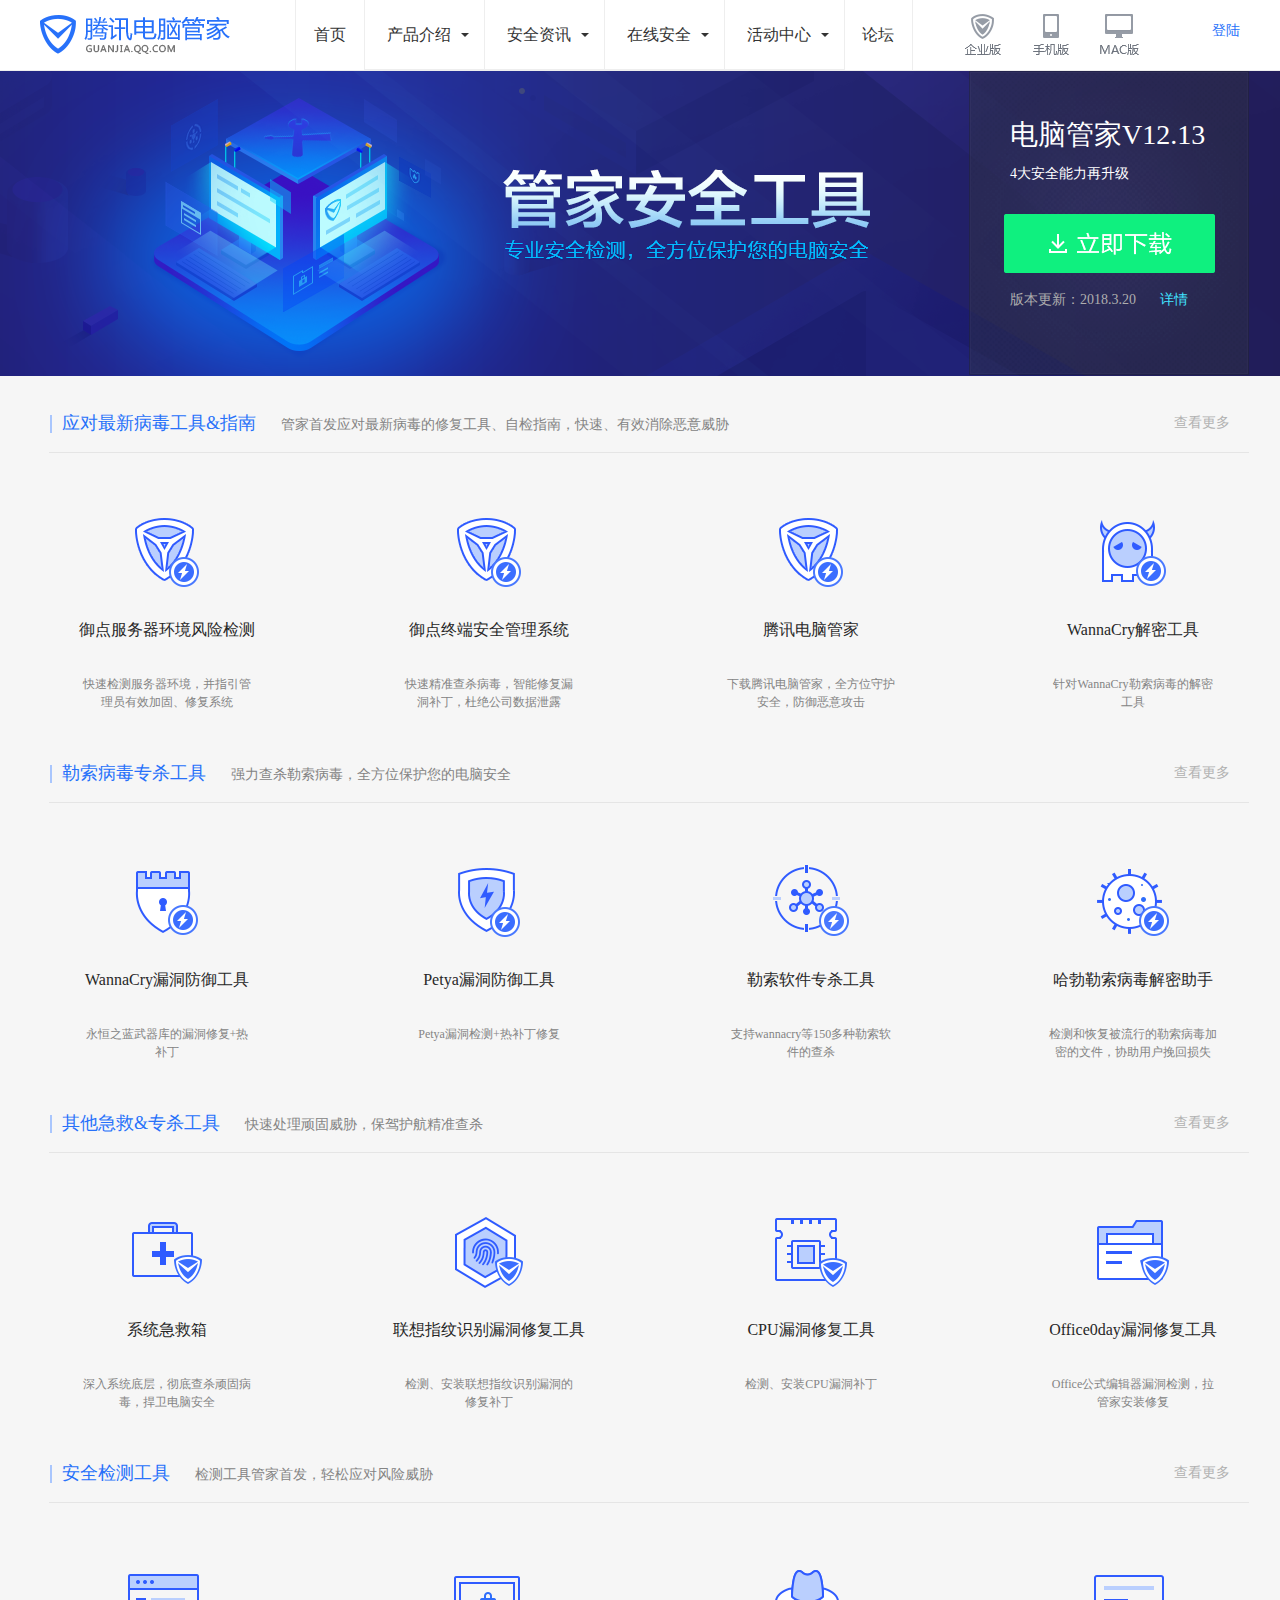
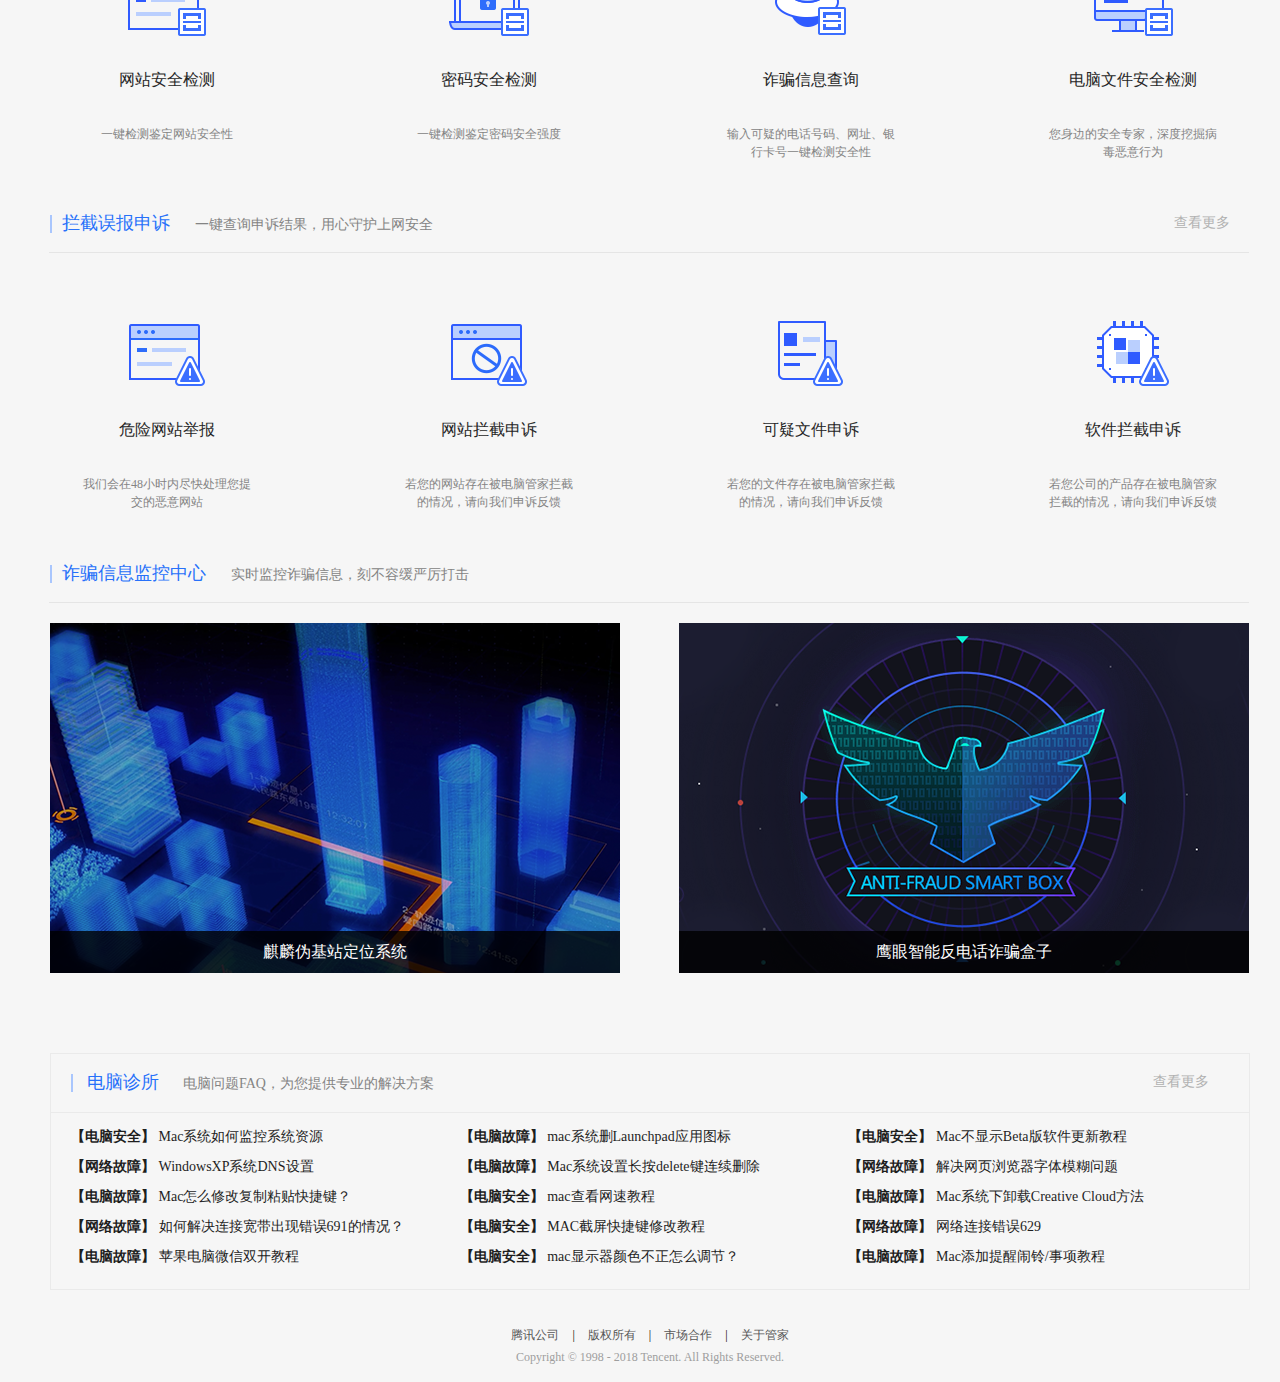
<file: item3.html>
<!doctype html>
<html lang="en">
<head>
    <meta charset="UTF-8">
    <meta name="viewport"
          content="width=device-width, user-scalable=no, initial-scale=1.0, maximum-scale=1.0, minimum-scale=1.0">
    <meta http-equiv="X-UA-Compatible" content="ie=edge">
    <title>网络病毒木马在线安全中心_网络信息安全知识-腾讯电脑管家官网</title>
    <link rel="stylesheet" href="css/item3.css">
    <script src="js/index.js"></script>
</head>
<body>
    <!--顶部导航开始-->
    <div class="header">
        <div class="nav">
            <a href="https://guanjia.qq.com/?ADTAG=media.buy.baidu.TXDNGJSEM" class="logo">
                <img src="img/index/logo/logo.png" alt="">
            </a>
            <ul>
                <div class="start">
                    <a href="index.html">
                        <span>首页</span>
                    </a>
                </div>
                <li>
                    <a href="item1.html">
                        <span>产品介绍</span>
                        <i></i>
                    </a>
                    <div class="item">
                        <div><a href="">安全防护</a></div>
                        <div><a href="">管理效率</a></div>
                        <div><a href="">电脑加速</a></div>
                        <div><a href="">游戏加速</a></div>
                        <div><a href="">等级加速</a></div>
                        <div><a href="">帐号保护</a></div>
                        <div><a href="">手游助手</a></div>
                        <div><a href="">桌面整理</a></div>
                        <div><a href="">最近文档</a></div>
                    </div>
                </li>
                <li>
                    <a href="item2.html">
                        <span>安全资讯</span>
                        <i></i>
                    </a>
                    <div class="item">
                        <div><a href="">安全专题</a></div>
                        <div><a href="">管家大事记</a></div>
                        <div><a href="">联合实验室</a></div>
                    </div>
                </li>
                <li>
                    <a href="item3.html">
                        <span>在线安全</span>
                        <i></i>
                    </a>
                    <div class="item">
                        <div><a href="">电脑诊所</a></div>
                        <div><a href="">申诉举报</a></div>
                        <div><a href="">诈骗信息查询</a></div>
                        <div><a href="">网站安全检测</a></div>
                        <div><a href="">密码安全检测</a></div>
                        <div><a href="">帐号安全查询</a></div>
                    </div>
                </li>
                <li>
                    <a href="item4.html" style="border-right: 1px solid #eee">
                        <span>活动中心</span>
                        <i></i>
                    </a>
                    <div class="item">
                        <div><a href="">兑换礼包</a></div>
                        <div><a href="">赚安全金币</a></div>
                        <div><a href="">专题活动</a></div>
                    </div>
                </li>
                <div class="end">
                    <a href="">
                        <span>论坛</span>
                    </a>
                </div>
            </ul>
            <div href="" class="tool">
                <a href="" class="qiye"></a>
                <a href="" class="phone"></a>
                <a href="" class="MAC"></a>
                <a href="" class="nologin">
                    <span>登陆</span>
                </a>
            </div>
        </div>
    </div>
    <!-- 顶部导航结束-->
    <div class="banner">
        <ul class="wrap">
            <li>
                <a href=""><img src="img/item3/banner/banner.png" alt=""></a>
            </li>
        </ul>
        <div class="download">
            <div>
                <p class="title">电脑管家V12.13</p>
                <p class="wp">4大安全能力再升级</p>
                <a href="" class="download-btn"></a>
                <p class="ver">
                    版本更新：2018.3.20
                    <a href="">详情&nbsp;</a>
                </p>
            </div>
        </div>
    </div>
    <div class="news-box">
        <div class="news-list">
            <div class="title">
                <a href="">
                    查看更多
                    <i></i>
                </a>
                应对最新病毒工具&指南
                <span>管家首发应对最新病毒的修复工具、自检指南，快速、有效消除恶意威胁</span>
            </div>
            <div class="publish-copy">
                <div class="list-item">
                    <img src="img/item3/news-box/list1/news-box1.png" alt="">
                    <div class="list_title">御点服务器环境风险检测</div>
                    <div class="list_desc">
                        <p>快速检测服务器环境，并指引管理员有效加固、修复系统</p>
                        <a href="">立即下载</a>
                    </div>
                </div>
                <div class="list-item">
                    <img src="img/item3/news-box/list1/news-box1.png" alt="">
                    <div class="list_title">御点终端安全管理系统</div>
                    <div class="list_desc">
                        <p>快速精准查杀病毒，智能修复漏洞补丁，杜绝公司数据泄露</p>
                        <a href="">立即下载</a>
                    </div>
                </div>
                <div class="list-item">
                    <img src="img/item3/news-box/list1/news-box1.png" alt="">
                    <div class="list_title">腾讯电脑管家</div>
                    <div class="list_desc">
                        <p>下载腾讯电脑管家，全方位守护安全，防御恶意攻击</p>
                        <a href="">立即下载</a>
                    </div>
                </div>
                <div class="list-item">
                    <img src="img/item3/news-box/list1/news-box2.png" alt="">
                    <div class="list_title">WannaCry解密工具</div>
                    <div class="list_desc">
                        <p>针对WannaCry勒索病毒的解密工具</p>
                        <a href="">立即下载</a>
                    </div>
                </div>
            </div>
        </div>
        <div class="news-list">
            <div class="title">
                <a href="">
                    查看更多
                    <i></i>
                </a>
                勒索病毒专杀工具
                <span>强力查杀勒索病毒，全方位保护您的电脑安全</span>
            </div>
            <div class="publish-copy">
                <div class="list-item">
                    <img src="img/item3/news-box/list2/news-box1.png" alt="">
                    <div class="list_title">WannaCry漏洞防御工具</div>
                    <div class="list_desc">
                        <p>永恒之蓝武器库的漏洞修复+热补丁</p>
                        <a href="">立即下载</a>
                    </div>
                </div>
                <div class="list-item">
                    <img src="img/item3/news-box/list2/news-box2.png" alt="">
                    <div class="list_title">Petya漏洞防御工具</div>
                    <div class="list_desc">
                        <p>Petya漏洞检测+热补丁修复</p>
                        <a href="">立即下载</a>
                    </div>
                </div>
                <div class="list-item">
                    <img src="img/item3/news-box/list2/news-box3.png" alt="">
                    <div class="list_title">勒索软件专杀工具</div>
                    <div class="list_desc">
                        <p>支持wannacry等150多种勒索软件的查杀</p>
                        <a href="">立即下载</a>
                    </div>
                </div>
                <div class="list-item">
                    <img src="img/item3/news-box/list2/news-box4.png" alt="">
                    <div class="list_title">哈勃勒索病毒解密助手</div>
                    <div class="list_desc">
                        <p>检测和恢复被流行的勒索病毒加密的文件，协助用户挽回损失</p>
                        <a href="">立即下载</a>
                    </div>
                </div>
            </div>
        </div>
        <div class="news-list">
            <div class="title">
                <a href="">
                    查看更多
                    <i></i>
                </a>
                其他急救&专杀工具
                <span>快速处理顽固威胁，保驾护航精准查杀</span>
            </div>
            <div class="publish-copy">
                <div class="list-item">
                    <img src="img/item3/news-box/list3/news-box1.png" alt="">
                    <div class="list_title">系统急救箱</div>
                    <div class="list_desc">
                        <p>深入系统底层，彻底查杀顽固病毒，捍卫电脑安全</p>
                        <a href="">立即下载</a>
                    </div>
                </div>
                <div class="list-item">
                    <img src="img/item3/news-box/list3/news-box2.png" alt="">
                    <div class="list_title">联想指纹识别漏洞修复工具</div>
                    <div class="list_desc">
                        <p>检测、安装联想指纹识别漏洞的修复补丁</p>
                        <a href="">立即下载</a>
                    </div>
                </div>
                <div class="list-item">
                    <img src="img/item3/news-box/list3/news-box3.png" alt="">
                    <div class="list_title">CPU漏洞修复工具</div>
                    <div class="list_desc">
                        <p>检测、安装CPU漏洞补丁</p>
                        <a href="">立即下载</a>
                    </div>
                </div>
                <div class="list-item">
                    <img src="img/item3/news-box/list3/news-box4.png" alt="">
                    <div class="list_title">Office0day漏洞修复工具</div>
                    <div class="list_desc">
                        <p>Office公式编辑器漏洞检测，拉管家安装修复</p>
                        <a href="">立即下载</a>
                    </div>
                </div>
            </div>
        </div>
        <div class="news-list">
            <div class="title">
                <a href="">
                    查看更多
                    <i></i>
                </a>
                安全检测工具
                <span>检测工具管家首发，轻松应对风险威胁</span>
            </div>
            <div class="publish-copy">
                <div class="list-item">
                    <img src="img/item3/news-box/list4/news-box1.png" alt="">
                    <div class="list_title">网站安全检测</div>
                    <div class="list_desc">
                        <p>一键检测鉴定网站安全性</p>
                        <a href="">立即下载</a>
                    </div>
                </div>
                <div class="list-item">
                    <img src="img/item3/news-box/list4/news-box2.png" alt="">
                    <div class="list_title">密码安全检测</div>
                    <div class="list_desc">
                        <p>一键检测鉴定密码安全强度</p>
                        <a href="">立即下载</a>
                    </div>
                </div>
                <div class="list-item">
                    <img src="img/item3/news-box/list4/news-box3.png" alt="">
                    <div class="list_title">诈骗信息查询</div>
                    <div class="list_desc">
                        <p>输入可疑的电话号码、网址、银行卡号一键检测安全性</p>
                        <a href="">立即下载</a>
                    </div>
                </div>
                <div class="list-item">
                    <img src="img/item3/news-box/list4/news-box4.png" alt="">
                    <div class="list_title">电脑文件安全检测</div>
                    <div class="list_desc">
                        <p>您身边的安全专家，深度挖掘病毒恶意行为</p>
                        <a href="">立即下载</a>
                    </div>
                </div>
            </div>
        </div>
        <div class="news-list">
            <div class="title">
                <a href="">
                    查看更多
                    <i></i>
                </a>
                拦截误报申诉
                <span>一键查询申诉结果，用心守护上网安全</span>
            </div>
            <div class="publish-copy">
                <div class="list-item">
                    <img src="img/item3/news-box/list5/news-box1.png" alt="">
                    <div class="list_title">危险网站举报</div>
                    <div class="list_desc">
                        <p>我们会在48小时内尽快处理您提交的恶意网站</p>
                        <a href="">立即下载</a>
                    </div>
                </div>
                <div class="list-item">
                    <img src="img/item3/news-box/list5/news-box2.png" alt="">
                    <div class="list_title">网站拦截申诉</div>
                    <div class="list_desc">
                        <p>若您的网站存在被电脑管家拦截的情况，请向我们申诉反馈</p>
                        <a href="">立即下载</a>
                    </div>
                </div>
                <div class="list-item">
                    <img src="img/item3/news-box/list5/news-box3.png" alt="">
                    <div class="list_title">可疑文件申诉</div>
                    <div class="list_desc">
                        <p>若您的文件存在被电脑管家拦截的情况，请向我们申诉反馈</p>
                        <a href="">立即下载</a>
                    </div>
                </div>
                <div class="list-item">
                    <img src="img/item3/news-box/list5/news-box4.png" alt="">
                    <div class="list_title">软件拦截申诉</div>
                    <div class="list_desc">
                        <p>若您公司的产品存在被电脑管家拦截的情况，请向我们申诉反馈</p>
                        <a href="">立即下载</a>
                    </div>
                </div>
            </div>
        </div>
        <div class="news-list show-more">
            <div class="title">
                诈骗信息监控中心
                <span>实时监控诈骗信息，刻不容缓严厉打击</span>
            </div>
            <div class="image">
                <a href="">
                    <img src="img/item3/news-box/list6/image1.png" alt="">
                </a>
                <p>麒麟伪基站定位系统</p>
            </div>
            <div class="image">
                <a href="">
                    <img src="img/item3/news-box/list6/image2.png" alt="">
                </a>
                <p>鹰眼智能反电话诈骗盒子</p>
            </div>
        </div>
        <div class="zs_info">
            <div class="list">
                <div class="title">
                    <a href="">查看更多</a>
                    &nbsp;&nbsp;&nbsp;电脑诊所
                    <span>电脑问题FAQ，为您提供专业的解决方案</span>
                </div>
                <ul>
                    <li>
                        <b><a href="">【电脑安全】</a></b>
                        <a href="">Mac系统如何监控系统资源</a>
                    </li>
                    <li>
                        <b><a href="">【电脑故障】</a></b>
                        <a href="">mac系统删Launchpad应用图标</a>
                    </li>
                    <li>
                        <b><a href="">【电脑安全】</a></b>
                        <a href="">Mac不显示Beta版软件更新教程</a>
                    </li>
                    <li>
                        <b><a href="">【网络故障】</a></b>
                        <a href="">WindowsXP系统DNS设置</a>
                    </li>
                    <li>
                        <b><a href="">【电脑故障】</a></b>
                        <a href="">Mac系统设置长按delete键连续删除</a>
                    </li>
                    <li>
                        <b><a href="">【网络故障】</a></b>
                        <a href="">解决网页浏览器字体模糊问题</a>
                    </li>
                    <li>
                        <b><a href="">【电脑故障】</a></b>
                        <a href="">Mac怎么修改复制粘贴快捷键？</a>
                    </li>
                    <li>
                        <b><a href="">【电脑安全】</a></b>
                        <a href="">mac查看网速教程</a>
                    </li>
                    <li>
                        <b><a href="">【电脑故障】</a></b>
                        <a href="">Mac系统下卸载Creative Cloud方法</a>
                    </li>
                    <li>
                        <b><a href="">【网络故障】</a></b>
                        <a href=""> 如何解决连接宽带出现错误691的情况？</a>
                    </li>
                    <li>
                        <b><a href="">【电脑安全】</a></b>
                        <a href=""> MAC截屏快捷键修改教程</a>
                    </li>
                    <li>
                        <b><a href="">【网络故障】</a></b>
                        <a href=""> 网络连接错误629</a>
                    </li>
                    <li>
                        <b><a href="">【电脑故障】</a></b>
                        <a href=""> 苹果电脑微信双开教程</a>
                    </li>
                    <li>
                        <b><a href="">【电脑安全】</a></b>
                        <a href=""> mac显示器颜色不正怎么调节？</a>
                    </li>
                    <li>
                        <b><a href="">【电脑故障】</a></b>
                        <a href="">  Mac添加提醒闹铃/事项教程</a>
                    </li>
                </ul>
            </div>
        </div>
        <div class="footer">
            <p>
                <a href="">腾讯公司</a>
                |
                <a href="">版权所有</a>
                |
                <a href="">市场合作</a>
                |
                <a href="">关于管家</a>
            </p>
            <p class="copyright">Copyright © 1998 - 2018 Tencent. All Rights Reserved.</p>
        </div>
    </div>
</body>
</html>
</file>
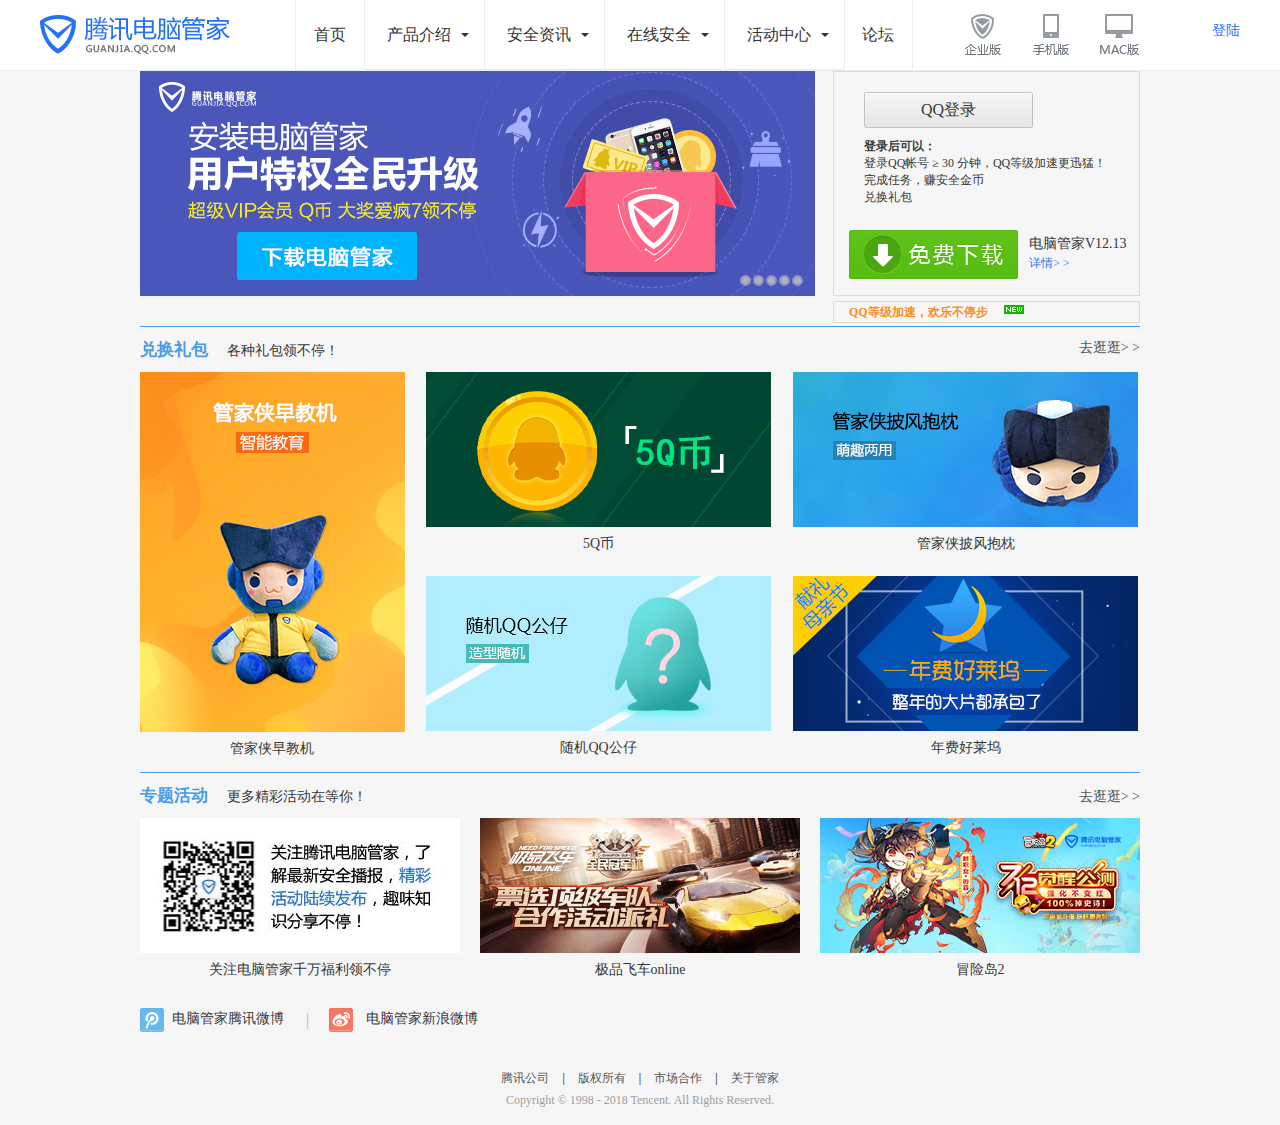
<file: item4.html>
<!doctype html>
<html lang="en">
<head>
    <meta charset="UTF-8">
    <meta name="viewport"
          content="width=device-width, user-scalable=no, initial-scale=1.0, maximum-scale=1.0, minimum-scale=1.0">
    <meta http-equiv="X-UA-Compatible" content="ie=edge">
    <title>活动中心-腾讯电脑管家官网</title>
    <link rel="stylesheet" href="css/item4.css">
    <script src="js/index.js"></script>
</head>
<body>
<!--顶部导航开始-->
    <div class="header">
        <div class="nav">
            <a href="https://guanjia.qq.com/?ADTAG=media.buy.baidu.TXDNGJSEM" class="logo">
                <img src="img/index/logo/logo.png" alt="">
            </a>
            <ul>
                <div class="start">
                    <a href="index.html">
                        <span>首页</span>
                    </a>
                </div>
                <li>
                    <a href="item1.html">
                        <span>产品介绍</span>
                        <i></i>
                    </a>
                    <div class="item">
                        <div><a href="">安全防护</a></div>
                        <div><a href="">管理效率</a></div>
                        <div><a href="">电脑加速</a></div>
                        <div><a href="">游戏加速</a></div>
                        <div><a href="">等级加速</a></div>
                        <div><a href="">帐号保护</a></div>
                        <div><a href="">手游助手</a></div>
                        <div><a href="">桌面整理</a></div>
                        <div><a href="">最近文档</a></div>
                    </div>
                </li>
                <li>
                    <a href="item2.html">
                        <span>安全资讯</span>
                        <i></i>
                    </a>
                    <div class="item">
                        <div><a href="">安全专题</a></div>
                        <div><a href="">管家大事记</a></div>
                        <div><a href="">联合实验室</a></div>
                    </div>
                </li>
                <li>
                    <a href="item3.html">
                        <span>在线安全</span>
                        <i></i>
                    </a>
                    <div class="item">
                        <div><a href="">电脑诊所</a></div>
                        <div><a href="">申诉举报</a></div>
                        <div><a href="">诈骗信息查询</a></div>
                        <div><a href="">网站安全检测</a></div>
                        <div><a href="">密码安全检测</a></div>
                        <div><a href="">帐号安全查询</a></div>
                    </div>
                </li>
                <li>
                    <a href="item4.html" style="border-right: 1px solid #eee">
                        <span>活动中心</span>
                        <i></i>
                    </a>
                    <div class="item">
                        <div><a href="">兑换礼包</a></div>
                        <div><a href="">赚安全金币</a></div>
                        <div><a href="">专题活动</a></div>
                    </div>
                </li>
                <div class="end">
                    <a href="">
                        <span>论坛</span>
                    </a>
                </div>
            </ul>
            <div href="" class="tool">
                <a href="" class="qiye"></a>
                <a href="" class="phone"></a>
                <a href="" class="MAC"></a>
                <a href="" class="nologin">
                    <span>登陆</span>
                </a>
            </div>
        </div>
    </div>
    <!-- 顶部导航结束-->
<div class="main">
    <div class="m-top">
        <div class="banner">
            <a href="" class="imgbox"><img src="img/item4/banner/banner5.jpg" alt=""></a>
            <a href="" class="imgbox"><img src="img/item4/banner/banner2.jpg" alt=""></a>
            <a href="" class="imgbox"><img src="img/item4/banner/banner3.jpg" alt=""></a>
            <a href="" class="imgbox"><img src="img/item4/banner/banner4.jpg" alt=""></a>
            <a href="" class="imgbox"><img src="img/item4/banner/banner1.gif" alt=""></a>
            <div class="btn">
                <a href="" class="btns"></a>
                <a href="" class="btns"></a>
                <a href="" class="btns"></a>
                <a href="" class="btns"></a>
                <a href="" class="btns"></a>
            </div>
        </div>
        <div class="aside">
            <div class="userinfo">
                <div class="u_login">
                    <div class="unlogin">
                        <a href="" class="unlogin_login_a">QQ登录</a>
                        <div class="unlogin_help">
                            <b>登录后可以：</b>
                            <ol>
                                <li><a href="">登录QQ帐号 ≥ 30 分钟，QQ等级加速更迅猛！</a></li>
                                <li><a href="">完成任务，赚安全金币</a></li>
                                <li><a href="">兑换礼包</a></li>
                            </ol>
                        </div>
                    </div>
                </div>
                <div class="download_info">
                    <span>电脑管家V12.13</span>
                    <p><a href="">详情&gt;&nbsp;&gt;</a></p>
                    <a href="" class="download"></a>
                    <div class="exper">
                        <a href="">QQ等级加速，欢乐不停步</a>
                        <s></s>
                    </div>
                </div>
            </div>

        </div>
    </div>
    <div class="giftpanel">
        <div class="title">
            <h3>
                <b>兑换礼包</b>
                各种礼包领不停！
            </h3>
            <span><a href="">去逛逛&gt;&nbsp;&gt;</a></span>
        </div>
        <div class="pcontent">
            <div class="l_bimg">
                <a href=""><img src="img/item4/giftpanel/giftpanel1.jpg" alt=""></a>
                <a href="">管家侠早教机</a>
            </div>
            <div class="r_limg">
                <ul>
                    <li>
                        <a href=""><img src="img/item4/giftpanel/giftpanel2.jpg" alt=""></a>
                        <a href="">5Q币</a>
                    </li>
                    <li>
                        <a href=""><img src="img/item4/giftpanel/giftpanel3.jpg" alt=""></a>
                        <a href="">管家侠披风抱枕</a>
                    </li>
                    <li>
                        <a href=""><img src="img/item4/giftpanel/giftpanel4.jpg" alt=""></a>
                        <a href="">随机QQ公仔</a>
                    </li>
                    <li>
                        <a href=""><img src="img/item4/giftpanel/giftpanel5.jpg" alt=""></a>
                        <a href="">年费好莱坞</a>
                    </li>
                </ul>
            </div>
        </div>
    </div>
    <div class="actpanel">
        <div class="title">
            <h3>
                <b>专题活动</b>
                更多精彩活动在等你！
            </h3>
            <span>
                <a href="">去逛逛&gt;&nbsp;&gt;</a>
            </span>
        </div>
        <div class="actcontent">
            <ul>
                <li>
                    <a href="">
                        <img src="img/item4/ad_1.jpg" alt="">
                    </a>
                    <a href="">关注电脑管家千万福利领不停</a>
                </li>
                <li>
                    <a href="">
                        <img src="img/item4/ad_2.jpg" alt="">
                    </a>
                    <a href="">极品飞车online</a>
                </li>
                <li>
                    <a href="">
                        <img src="img/item4/ad_3.jpg" alt="">
                    </a>
                    <a href="">冒险岛2</a>
                </li>
            </ul>
        </div>
    </div>
</div>
<div class="pcmgrblog">
    <a href="" class="weibo1">
        <i></i>
        电脑管家腾讯微博
    </a>
    <span>|</span>
    <a href="" class="weibo2">
        <i></i>
        电脑管家新浪微博
    </a>
</div>
<div class="footer">
    <p>
        <a href="">腾讯公司</a>
        |
        <a href="">版权所有</a>
        |
        <a href="">市场合作</a>
        |
        <a href="">关于管家</a>
    </p>
    <p class="copyright">Copyright © 1998 - 2018 Tencent. All Rights Reserved.</p>
</div>
</body>
</html>
</file>
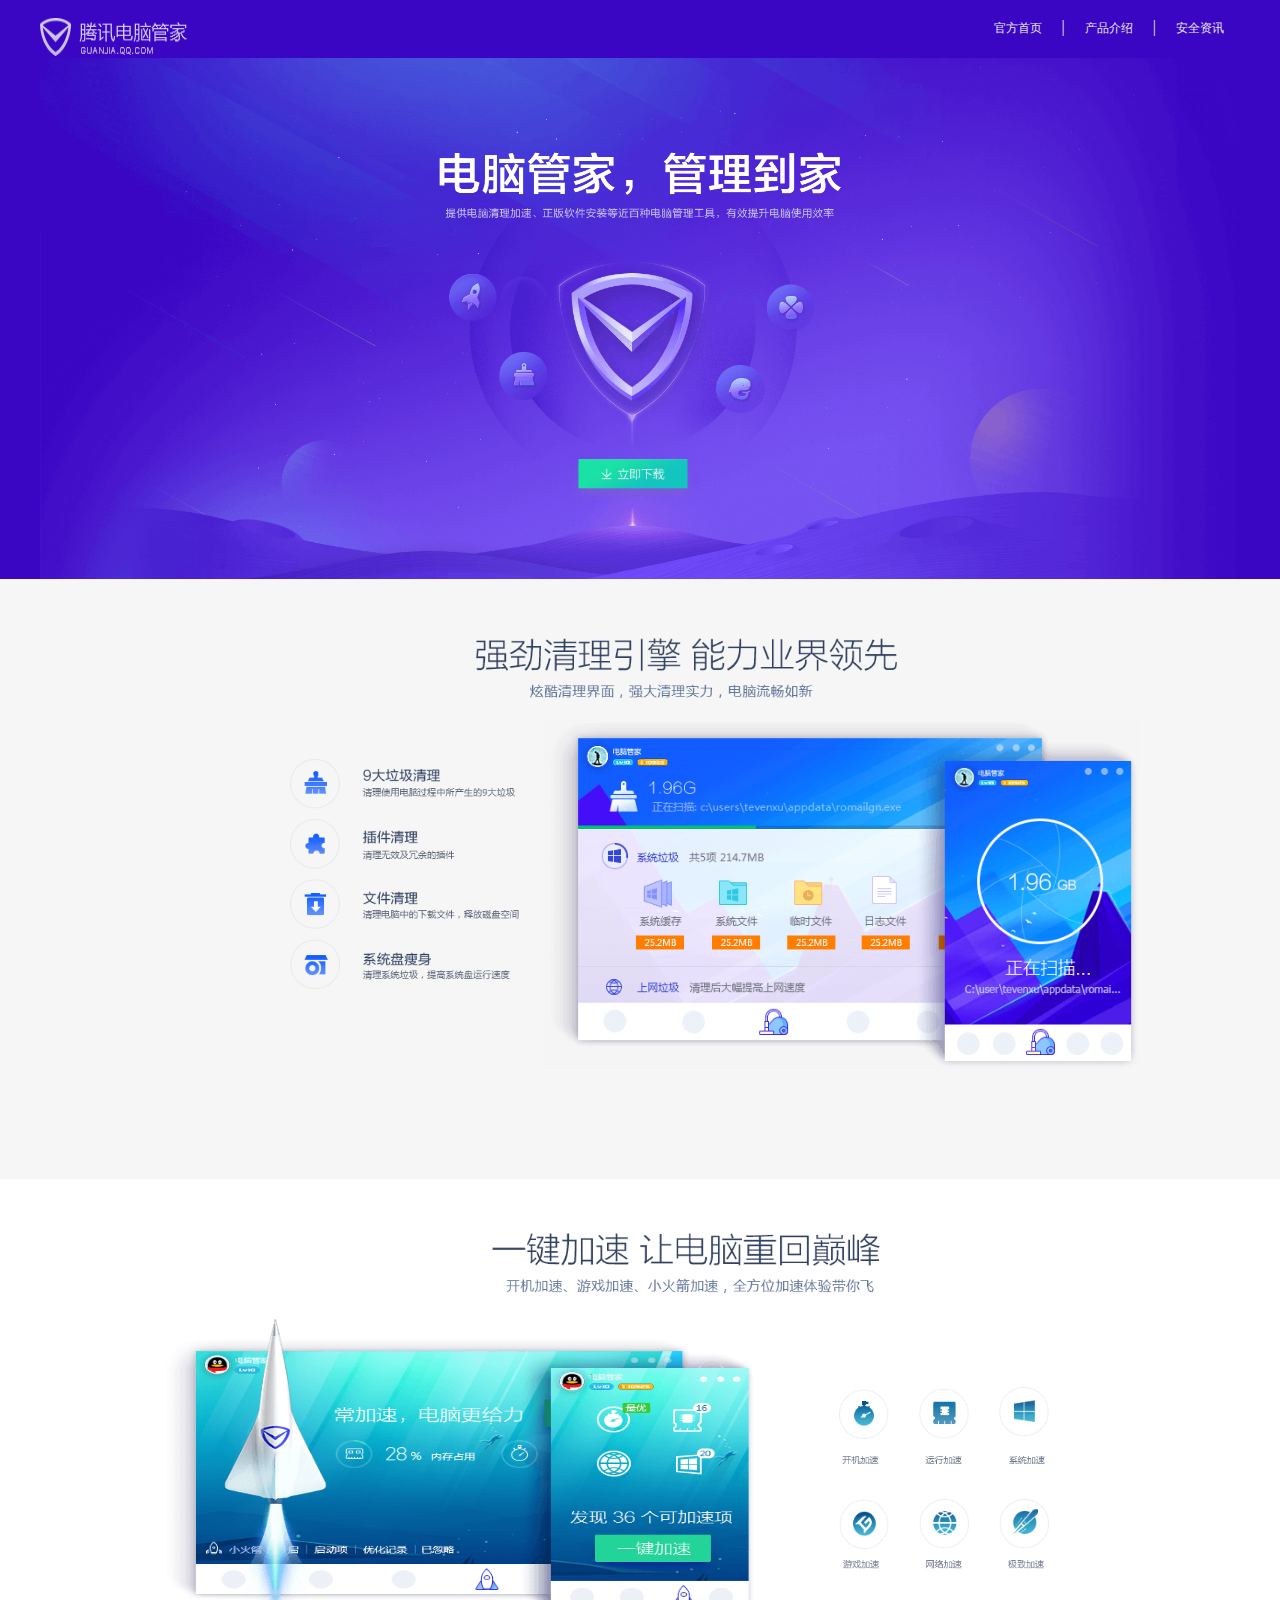
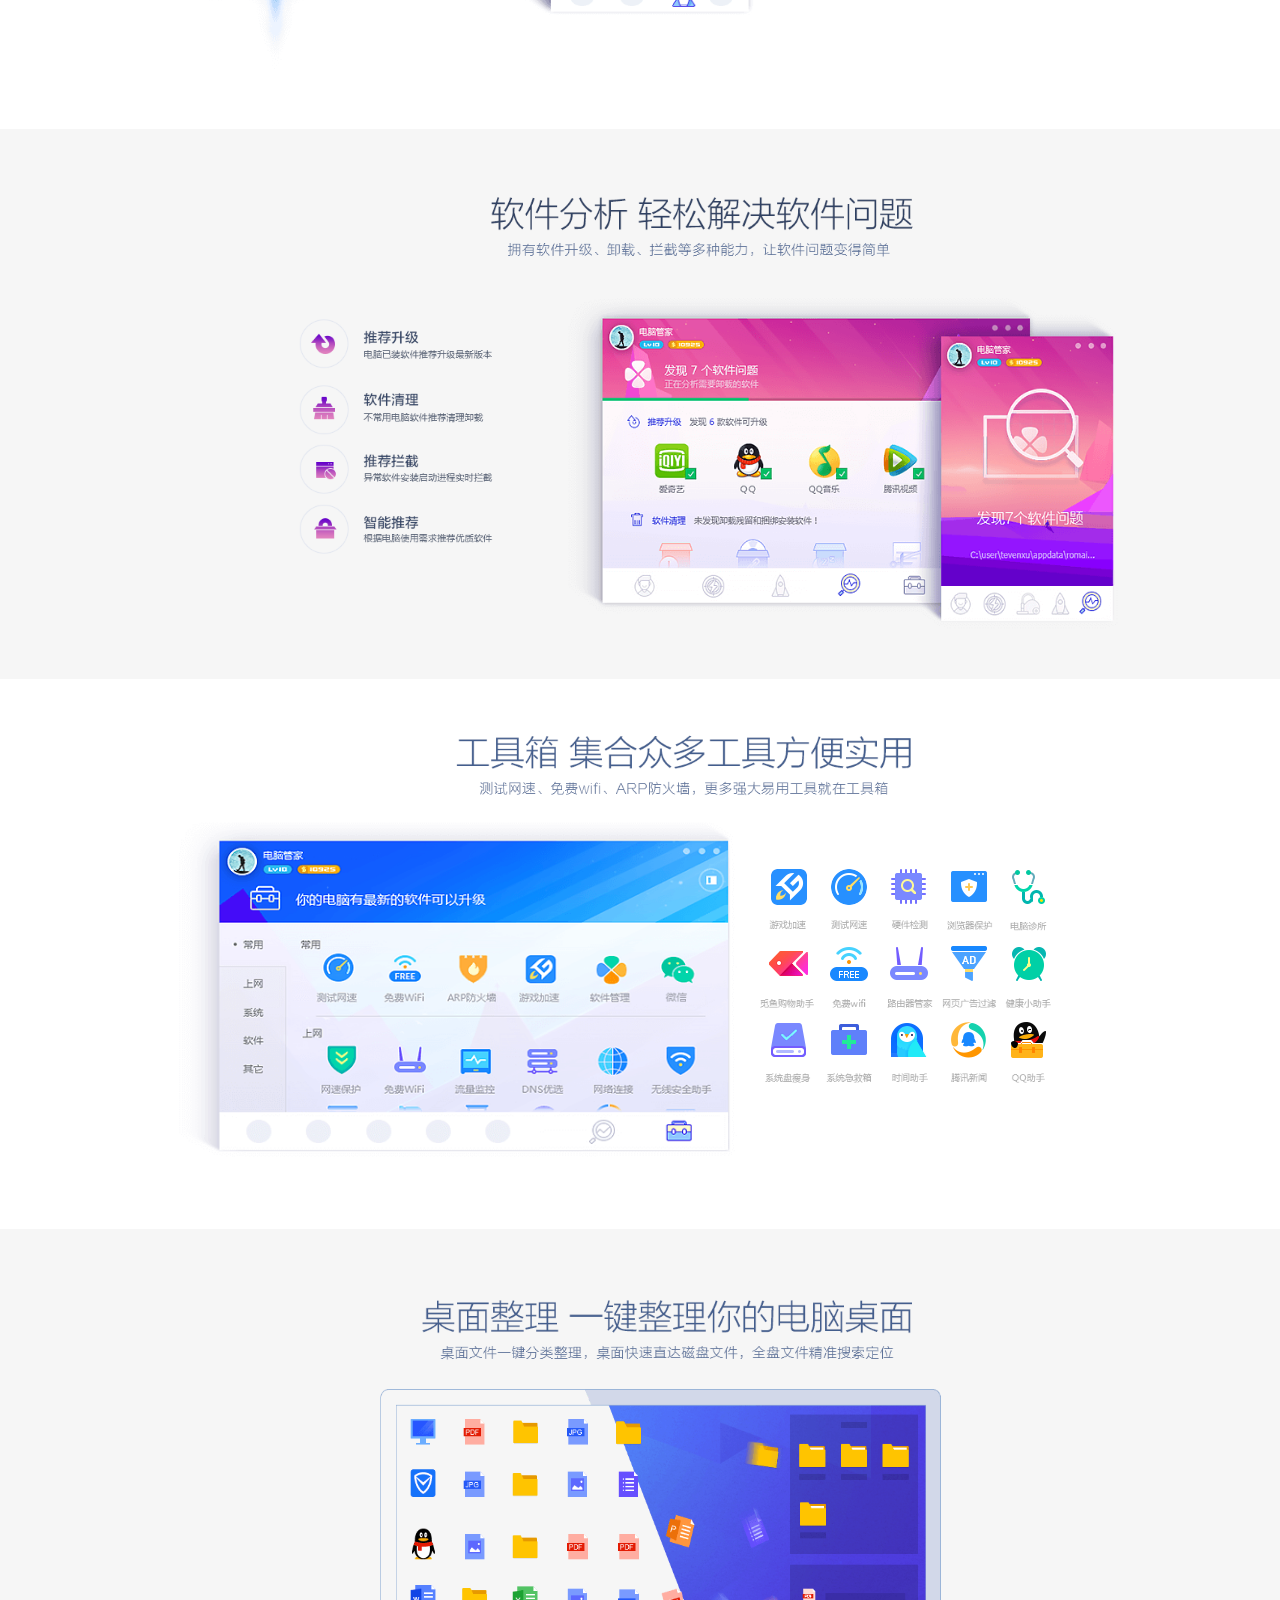
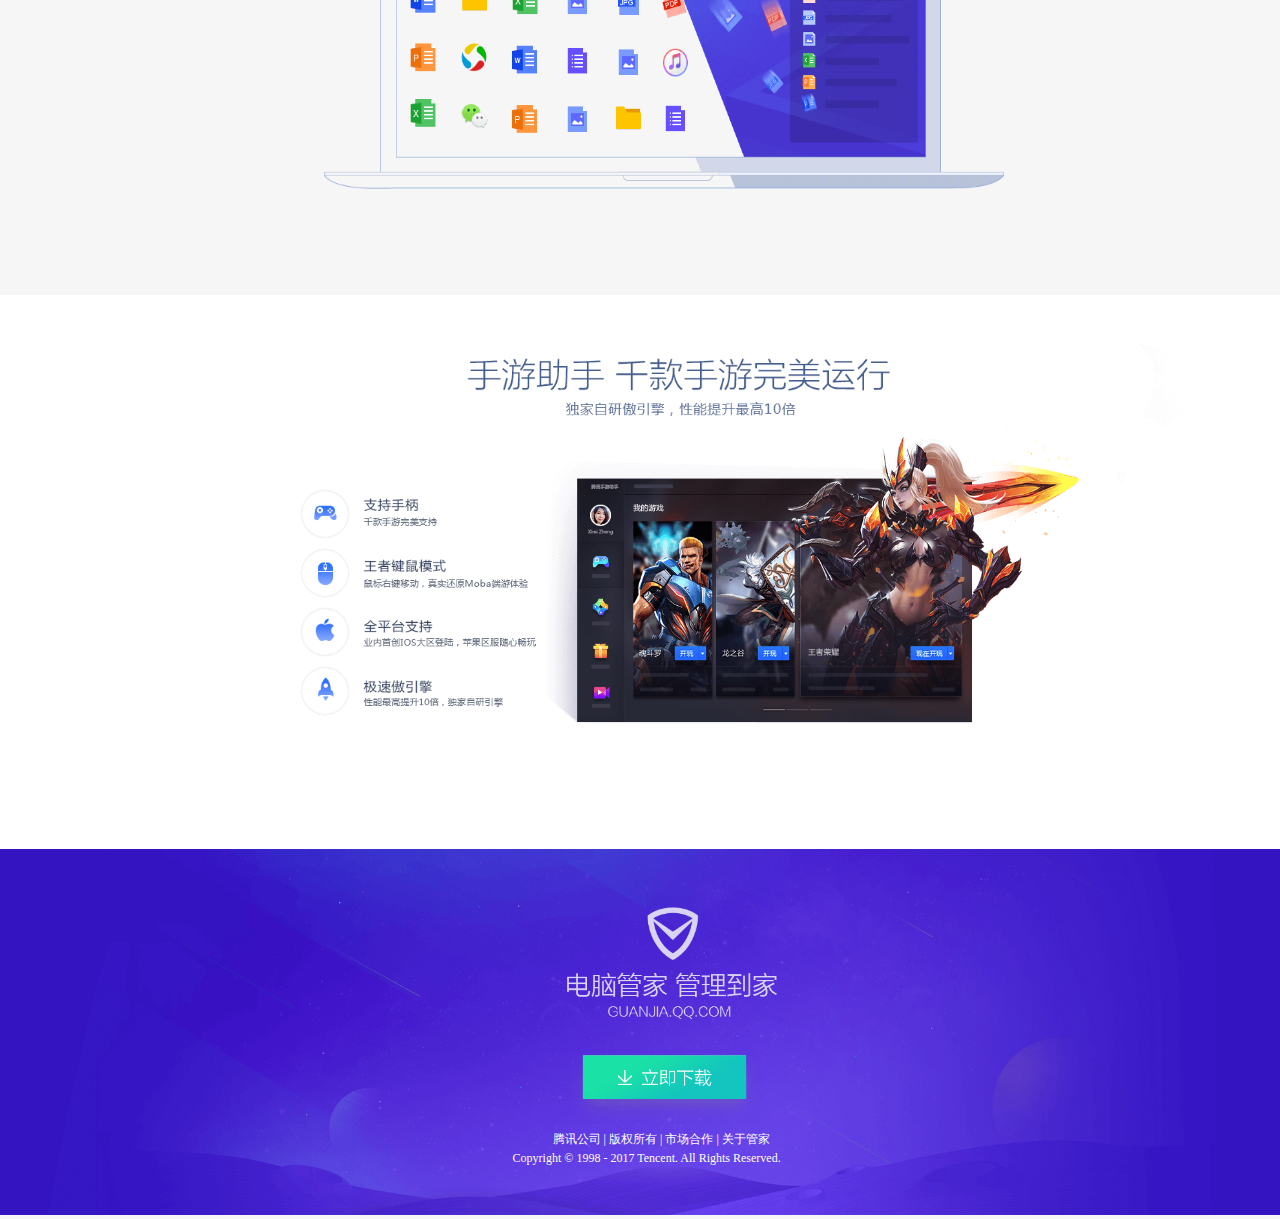
<file: list.html>
<!doctype html>
<html lang="en">
<head>
    <meta charset="UTF-8">
    <meta name="viewport"
          content="width=device-width, user-scalable=no, initial-scale=1.0, maximum-scale=1.0, minimum-scale=1.0">
    <meta http-equiv="X-UA-Compatible" content="ie=edge">
    <title>病毒攻防软件下载</title>
    <link rel="stylesheet" href="css/list.css">
</head>
<body>
    <div class="banner">
        <div class="header">
            <div class="top-icon">
                <a href="" class="logo">
                    <img src="img/list/logo/logo.png" alt="">
                </a>
            </div>
            <ul class="top-link">
                <a href="">官方首页</a>
                |
                <a href="">产品介绍</a>
                |
                <a href="">安全资讯</a>
            </ul>
        </div>
        <div class="top-img">
            <div class="img-box">
                <img src="img/list/banner/bg.png" alt="">
                <a href="" class="dowmload">
                    <img src="img/list/banner/btn.png" alt="">
                </a>
            </div>
        </div>
    </div>
    <div class="banner1">
        <div class="section">
            <img src="img/list/banner1/bg.png" alt="" class="bg">
            <ul class="img-box">
                <img src="img/list/banner1/tubiao1.png" alt="">
                <img src="img/list/banner1/tubiao2.png" alt="">
                <img src="img/list/banner1/tubiao3.png" alt="">
                <img src="img/list/banner1/tubiao4.png" alt="">
            </ul>
            <img src="img/list/banner1/icon1.png" alt="" class="icon">
        </div>
    </div>
    <div class="banner2">
        <div class="section">
            <img src="img/list/banner2/bg.png" alt="" class="bg">
            <ul class="img-box">
                <img src="img/list/banner2/tubiao1.png" alt="">
                <img src="img/list/banner2/tubiao2.png" alt="">
                <img src="img/list/banner2/tubiao3.png" alt="">
                <img src="img/list/banner2/tubiao4.png" alt="">
                <img src="img/list/banner2/tubiao5.png" alt="">
                <img src="img/list/banner2/tubiao6.png" alt="">
            </ul>
            <img src="img/list/banner2/icon.png" alt="" class="icon">
        </div>
    </div>
    <div class="banner3">
        <div class="section">
            <img src="img/list/banner3/bg.png" alt="" class="bg">
            <img src="img/list/banner3/icon.png" alt="" class="icon">
        </div>
    </div>
    <div class="banner4">
        <div class="section">
            <img src="img/list/banner4/bg.png" alt="" class="bg">
            <ul class="img-box">
                <img src="img/list/banner4/tubiao1.png" alt="">
                <img src="img/list/banner4/tubiao2.png" alt="">
                <img src="img/list/banner4/tubiao3.png" alt="">
                <img src="img/list/banner4/tubiao4.png" alt="">
                <img src="img/list/banner4/tubiao5.png" alt="">
                <img src="img/list/banner4/tubiao6.png" alt="">
                <img src="img/list/banner4/tubiao7.png" alt="">
                <img src="img/list/banner4/tubiao8.png" alt="">
                <img src="img/list/banner4/tubiao9.png" alt="">
                <img src="img/list/banner4/tubiao10.png" alt="">
                <img src="img/list/banner4/tubiao11.png" alt="">
                <img src="img/list/banner4/tubiao12.png" alt="">
                <img src="img/list/banner4/tubiao13.png" alt="">
                <img src="img/list/banner4/tubiao14.png" alt="">
                <img src="img/list/banner4/tubiao15.png" alt="">
            </ul>
            <img src="img/list/banner4/icon.png" alt="" class="icon">
        </div>
    </div>
    <div class="banner5">
        <div class="section">
            <img src="img/list/banner5/bg.png" alt="" class="bg">
            <img src="img/list/banner5/icon.png" alt="" class="icon">
        </div>
    </div>
    <div class="banner6">
        <div class="section">
            <img src="img/list/banner6/bg.png" alt="" class="bg">
            <ul class="img-box">
                <img src="img/list/banner6/tubiao1.png" alt="">
                <img src="img/list/banner6/tubiao2.png" alt="">
                <img src="img/list/banner6/tubiao3.png" alt="">
                <img src="img/list/banner6/tubiao4.png" alt="">
            </ul>
            <img src="img/list/banner6/icon.png" alt="" class="icon">
        </div>
    </div>
    <div class="footer">
        <div class="section">
            <img src="img/list/footer/bg.png" alt="" class="bg">
            <a href="" class="btns">
                <img src="img/list/footer/btn.png" alt="" class="icon">
            </a>
            <ul class="links">
                <p class="items">
                    <a href="">腾讯公司</a>
                    |
                    <a href="">版权所有</a>
                    |
                    <a href="">市场合作</a>
                    |
                    <a href="">关于管家</a>
                </p>
                <p>Copyright © 1998 - 2017 Tencent. All Rights Reserved.</p>
            </ul>
        </div>
    </div>
</body>
</html>
</file>
<file: css/index.css>
@import url("base.css");
.header{
    height: 70px;
    width: 100%;
    background: #FFF;
    position: relative;
    z-index: 999999;
    border-bottom: 1px solid #EEE;
}
.header .nav{
    width: 1200px;
    height: 70px;
    margin: 0 auto;
    position: relative;
}
.header .nav .logo{
    display: block;
    width: 205px;
    height: 40px;
    float: left;
    margin-top: 15px;
    position: relative;
}
.header .nav .logo img{
    width: 190px;
    height: 39px;
}
.header .nav ul{
    width: 619px;
    height: 70px;
    float: left;
    margin-left: 50px;
    position: relative;
}
.header .nav ul li{
    width: 120px;
    height: 70px;
    position: relative;
    float: left;
}
.header .nav ul .start:hover::before{
    width: 70px;
    height: 3px;
    background: #2771FA;
    position: absolute;
    content: "";
    left: 0;
    top: 0;
} 
.header .nav ul .end:hover::before{
    width: 70px;
    height: 3px;
    background: #2771FA;
    position: absolute;
    content: "";
    left: 0;
    top: 0;
} 
.header .nav ul li:first-child:hover::before,.header .nav ul li:nth-child(2):hover::before,.header .nav ul li:nth-child(3):hover::before,.header .nav ul li:nth-child(4):hover::after,.header .nav ul li:nth-child(5):hover::before{
    width: 120px;
    height: 3px;
    background: #2771FA;
    position: absolute;
    content: "";
    left: 0;
    top: 0;
}
.header .nav ul li a{
    display: block;
    width: 64px;
    height: 70px;
    line-height: 70px;
    color: #333;
    font-size: 16px;
    border-left: 1px solid #EEE;
    padding: 0 33px 0 22px;
    position: relative;
}
.header .nav ul li a i{
    font-style: normal;
    position: absolute;
    display: block;
    right: 15px;
    top: 33px;
    width: 0;
    height: 0;
    font-size: 0;
    line-height: 0;
    border-width: 4px;
    border-style: solid;
    border-color: #333 #fff #fff;
    transition: all 0.2s;
}
.header .nav ul .end{
    width: 69px;
    height: 70px;
    position: relative;
    float: left;
}
.header .nav ul .end a{
    float: left;
    width: 32px;
    height: 70px;
    line-height: 70px;
    color: #333;
    font-size: 16px;
    padding: 0 18px 0 18px;
    border-right: 1px solid #EEE;
} 
.header .nav ul li .item{
    width: 118px;
    height: 0;
    position: absolute;
    top: 69px;
    left: 1px;
    overflow: hidden;
    border: 1px solid #EEE;
    transition: all 0.5s;
}
.header .nav ul li .item div{
    text-align: center;
    display: block;
    background: #FFF;
    height: 30px;
}
.header .nav ul li .item div a{
    padding: 0 0 0 22px;
    width: 96px;
    color: #555;
    font-size: 12px;
    height: 30px;
    line-height: 30px;
    display: block;
    text-align: left;
    border: none;
}
.header .nav ul .end:hover a{
   color: #2771FA;
} 
.header .nav ul .end a:hover::before{
    width: 70px;
    height: 3px;
    background: #2771FA;
    position: absolute;
    content: "";
    right: 0;
    top: 0;
}
.header .nav ul .start{
    width: 69px;
    height: 70px;
    float: left;
}
.header .nav ul .start a{
    float: left;
    width: 32px;
    height: 70px;
    line-height: 70px;
    color: #333;
    font-size: 16px;
    padding: 0 18px 0 18px;
    position: relative;
    border-left: 1px solid #EEE;
}
.header .nav ul li a:hover span{
    color: #2771FA;
}
.header .nav ul li a:hover i{
    border-color: #2771FA #fff #fff;
    transform: rotate(180deg);
}

.header .nav .tool{
    width: 301px;
    height: 48px;
    float: right;
    margin-top: 10px;
    position: relative;
}
.header .nav .tool .qiye{
    display: block;
    float: left;
    margin-left: 20px;
    width: 48px;
    height: 48px;
    background: url("../img/index/logo/ic_qiye.png") no-repeat 0 0;
}
.header .nav .tool .qiye:hover{
    background-position: 0 -48px;
}
.header .nav .tool .phone{
    display: block;
    float: left;
    margin-left: 20px;
    width: 48px;
    height: 48px;
    background: url("../img/index/logo/ic_block.png") no-repeat -48px 0;
}
.header .nav .tool .phone:hover{
    background-position: -48px -48px;
}
.header .nav .tool .MAC{
    display: block;
    float: left;
    margin-left: 20px;
    width: 48px;
    height: 48px;
    background: url("../img/index/logo/ic_block.png") no-repeat 0 0;
}
.header .nav .tool .MAC:hover{
    background-position: 0 -48px;
}
.header .nav .tool .nologin{
    display: block;
    width: 40px;
    height: 40px;
    line-height: 40px;
    text-align: right;
    float: right;
}
.header .nav .tool .nologin span{
    font: 14px/1.5 \5FAE\8F6F\96C5\9ED1, Tahoma;
    color: #2771FA;
}
.header .nav .tool .nologin:hover span{
    text-decoration: underline;
}
.main_wrap{
    width: 100%;
    height: auto;
}
.main_wrap .banner_wrap{
    width: 1349px;
    height: 440px;
    margin: 0 auto;
    position: relative;
}
.main_wrap .banner_wrap a img{
    width: 1349px;
    height: 440px;
    position: absolute;
    left: 0;
    top: 0;
    z-index: 5;
}
.main_wrap .banner_wrap .infor{
    width: 368px;
    height: 370px;
    position: absolute;
    left: 705px;
    top: 70px;
    z-index: 10;
}
.main_wrap .banner_wrap .infor .name{
    display: block;
    width: auto;
    color: #fff;
    font-size: 18px;
    bottom: 72%;
    opacity: 100;
}
.main_wrap .banner_wrap .infor .name span{
    display: block;
    margin-top: 26px;
}
.main_wrap .banner_wrap .infor .more-features{
    display: block;
    width: auto;
    color: #fff;
    font-size: 16px;
    bottom: 72%;
    opacity: 0.6;
    margin-top: 60px;
}
.main_wrap .banner_wrap .infor .banner-download{
    display: block;
}
.main_wrap .banner_wrap .infor .banner-download .btns{
    display: block;
    width: 243px;
    height: 76px;
    margin-top: 50px;
    background: url("../img/index/logo/banner_download.png") no-repeat 0 -152px;
}
.main_wrap .banner_wrap .infor .banner-download .btns:hover{
    background-position: 0 -76px;
}
.main_wrap .banner_wrap .infor .banner-download .link-dl{
    display: block;
    width: 280px;
    height: 27px;
    margin: 6px 0 0 5px;
    display: flex;
    justify-content: space-between;
}
.main_wrap .banner_wrap .infor .banner-download .link-dl span{
    width: 135px;
    color: #fff;
    font: 14px/1.5 \5FAE\8F6F\96C5\9ED1, Tahoma;
}
.main_wrap .banner_wrap .infor .banner-download .link-dl a{
    display: block;
    text-decoration: underline;
    color: #fff;
    width: 75px;
    text-align: center;
    font: 14px/1.5 \5FAE\8F6F\96C5\9ED1, Tahoma;
}
.main_wrap .banner_wrap .blink{
    width: 487px;
    height: 50px;
    position: absolute;
    left: 650px;
    bottom: 10px;
    z-index: 15;
}
.main_wrap .banner_wrap .blink a{
    display: block;
    width: 35px;
    height: 35px;
    float: left;
    margin-right: 5px;
}
.main_wrap .banner_wrap .blink a img{
    width: 35px;
    height: 35px;
}
.main_wrap .banner_wrap .blink .imgbox2{
    /*display: block;*/
    width: 35px;
    height: 35px;
    position: absolute;
    left: 40px;
    top: 0;
}
.main_wrap .banner_wrap .blink .imgbox3{
    /*display: block;*/
    width: 35px;
    height: 35px;
    position: absolute;
    left: 80px;
    top: 0;
}
.main_wrap .banner_wrap .blink .imgbox4{
    display: block;
    width: 35px;
    height: 35px;
    position: absolute;
    left: 120px;
    top: 0;
}
.main_wrap .banner_wrap .blink .imgbox5{
    display: block;
    width: 35px;
    height: 35px;
    position: absolute;
    left: 160px;
    top: 0;
}
.main_wrap .banner_wrap .blink .imgbox6{
    display: block;
    width: 60px;
    height: 35px;
    position: absolute;
    left: 200px;
    top: 0;
}
.main_wrap .banner_wrap .blink .imgbox7{
    display: block;
    width: 51px;
    height: 35px;
    position: absolute;
    left: 260px;
    top: 0;
}
.main_wrap .banner_wrap .blink .imgbox8{
    display: block;
    width: 45px;
    height: 35px;
    position: absolute;
    left: 305px;
    top: 0;
}
.main_wrap .banner_wrap .blink .imgbox9{
    display: block;
    width: 60px;
    height: 35px;
    position: absolute;
    left: 355px;
    top: 0;
}
.main_wrap .banner_wrap .blink .imgbox10{
    display: block;
    width: 60px;
    height: 35px;
    position: absolute;
    left: 415px;
    top: 0;
}
.main_wrap .banner_wrap .banner-btn{
    bottom: 37px;
    left: 50%;
    margin-left: -37px;
    position: absolute;
    width: auto;
    height: 10px;
    _bottom: 20px;
    z-index: 1000;
}
.main_wrap .banner_wrap .banner-btn a{
    display: inline-block;
    width: 23px;
    height: 33px;
    background: url("../img/index/lunbotu/b_dot.png") 0 0 no-repeat;
}
.main_wrap .banner_wrap .banner-btn a:hover{
    background-position: -21px 0;
}
.main_wrap .news_blocks{
    width: 1200px;
    height: 405px;
    margin: 30px auto 47px;
    position: relative;
    clear: both;
}
.main_wrap .news_blocks ul li{
    width: 25%;
    height: 403px;
    box-sizing: border-box;
    float: left;
    border: solid #eaeaea 1px;
    border-right: solid transparent 1px;
}
.main_wrap .news_blocks ul li .news-title{
    height: 58px;
    line-height: 58px;
    font-size: 18px;
    color: #2771fa;
    text-align: center;
    width: 100%;
}
.main_wrap .news_blocks ul li .imgbox{
    display: block;
    width: 260px;
    height: 170px;
    position: relative;
    margin: 0 19px;
    overflow: hidden;
    transition: all 0.3s;
}
.main_wrap .news_blocks ul li .imgbox:hover{
    transform: scale(1.02);
}
.main_wrap .news_blocks ul li .imgbox img{
    width: 260px;
    height: 170px;
}
.main_wrap .news_blocks ul li .imgbox span{
    position: absolute;
    display: block;
    width: 260px;
    height: 31px;
    background: rgba(0,0,0,.5);
    left: 0;
    bottom: 0;
    font-size: 14px;
    line-height: 31px;
    text-align: left;
    overflow: hidden;
    text-overflow: ellipsis;
    white-space: nowrap;
    color: #fff;
    padding-left: 10px;
}
.main_wrap .news_blocks ul li .news-list ul{
    width: 260px;
    margin: 10px auto 0;
    height: 165px;
    position: relative;
    display: flex;
    flex-direction: column;
    justify-content: flex-start;
}
.main_wrap .news_blocks ul li .news-list ul .items{
    width: 240px;
    height: 30px;
    white-space: nowrap;
    overflow: hidden;
    text-overflow: ellipsis;
    line-height: 30px;
    font-size: 13px;
    padding-left: 20px;
    position: relative;
}
.main_wrap .news_blocks ul li .news-list ul .items a:hover{
    text-decoration: underline;
}
.main_wrap .news_blocks ul li .news-list ul .items i{
    font-style: normal;
    display: block;
    position: absolute;
    left: 10px;
    background: #2771FA;
    width: 2px;
    height: 2px;
    top: 14px;
    line-height: 30px;
    font-size: 14px;
}
.main_wrap .news_blocks ul li .news-list ul .items a{
    color: #777777;
}
.main_wrap .news_blocks ul li .news-list ul .more{
    position: absolute;
    right: 13px;
    bottom: 20px;
    color: #aaaaaa;
    font-size: 14px;
    height: 14px;
    line-height: 14px;
}
.main_wrap .news_blocks ul li .news-list ul .more:hover{
    text-decoration: underline;
}
.main_wrap .func-list{
    width: 1200px;
    margin: 20px auto 10px;
    height: 394px;
}
.main_wrap .func-list .func-title{
    width: 1160px;
    color: #2771FA;
    height: 55px;
    line-height: 55px;
    font-size: 18px;
    padding: 0 20px;
    position: relative;
    border-bottom: solid #eaeaea 1px;
    margin: 0 0 20px;
}
.main_wrap .func-list .func-title i{
    position: absolute;
    width: 2px;
    height: 18px;
    background: #a9c6fd;
    left: 0px;
    top: 19px;
}
.main_wrap .func-list .func-card{
    width: 100%;
    height: 320px;
    display: flex;
    flex-wrap: wrap;
}
.main_wrap .func-list .func-card a{
    display: block;
    width: 389px;
    height: 159px;
    position: relative;
    margin: 0 9px 0 2px;
    flex-shrink: 0;
    transition: all 0.3s;
}
.main_wrap .func-list .func-card a:hover{
    transform: translate(0,-5px);
    box-shadow: 1px -1px 20px 2px rgba(0,0,0,0.1);
}
.main_wrap .func-list .func-card a img{
    display: block;
    position: absolute;
    left: 52px;
    top: 38px;
}
.main_wrap .func-list .func-card a h3{
    position: absolute;
    left: 180px;
    top: 43px;
    font-size: 16px;
    width: 157px;
    height: 16px;
    line-height: 16px;
    color: #272727;
    cursor: default;
}
.main_wrap .func-list .func-card a p{
    position: absolute;
    left: 180px;
    top: 73px;
    font-size: 12px;
    height: 45px;
    line-height: 22px;
    color: #848484;
    width: 157px;
    overflow: hidden;
    cursor: default;
    text-decoration: none;
}
.main_wrap .list2{
    height: 304px;
}
.main_wrap .list2 .func-card{
    width: 100%;
    height: 228px;
    display: flex;
}
.main_wrap .list2 .func-card a{
    display: block;
    width: 184px;
    height: 228px;
    position: relative;
    float: left;
    margin: 0 14px 0 2px;
}
.main_wrap .list2 .func-card a img{
    display: block;
    width: 83px;
    height: 84px;
    position: absolute;
    left: 50px;
    top: 38px;
}
.main_wrap .list2 .func-card a h3{
    position: absolute;
    left: 0;
    top: 137px;
    font-size: 16px;
    width: 100%;
    height: 16px;
    line-height: 16px;
    color: #272727;
    cursor: default;
    text-align: center;
}
.main_wrap .list2 .func-card a p{
    position: absolute;
    left: 0;
    top: 169px;
    font-size: 12px;
    height: 30px;
    line-height: 15px;
    color: #848484;
    width: 100%;
    overflow: hidden;
    cursor: default;
    text-align: center;
    text-decoration: none;
}
.main_wrap .news-zsnews{
    width: 1200px;
    margin: 36px auto 55px;
    height: 161px;
    border: 1px solid #eaeaea;
}
.main_wrap .news-zsnews .title{
    width: 1160px;
    color: #2771FA;
    height: 55px;
    line-height: 55px;
    font-size: 18px;
    padding: 0 35px;
    position: relative;
    border-bottom: solid #eaeaea 1px;
    margin: 0 0 20px;
}
.main_wrap .news-zsnews .title i{
    position: absolute;
    width: 2px;
    height: 18px;
    background: #a9c6fd;
    left: 20px;
    top: 18px;
}
.main_wrap .news-zsnews .ui-sortable{
    width: 100%;
    overflow: hidden;
    padding: 10px 20px 25px;
    display: flex;
    flex-wrap: wrap;
    justify-content: space-between;
}
.main_wrap .news-zsnews .ui-sortable li{
    padding: 0 1.5% 0 0.5%;
    position: relative;
    float: left;
    width: 22.9%;
    white-space: nowrap;
    overflow: hidden;
    text-overflow: ellipsis;
    height: 1.8em;
    line-height: 1.8em;
}
.main_wrap .news-zsnews .ui-sortable li a{
    color: #1e1e1e!important;
    /*line-height: 1.8em;*/
    font: 14px/1.5 \5FAE\8F6F\96C5\9ED1, Tahoma;
}
.main_wrap .news-zsnews .ui-sortable li a:hover{
    text-decoration: underline;
}
/*{*/
    /*background: #f6f6f6;*/
    /*width: 100%;*/
    /*height: 144px;*/
    /*padding-top: 30px;*/
/*}*/
.main-gray{
    width: 100;
    height: 144px;
    margin: 0 auto;
    background: #f6f6f6;
}
.main-gray .hzhb{
    height: 30px;
    width: 1200px;
    overflow: hidden;
    margin: 10px auto 25px;

}
.main-gray .hzhb h3{
    float: left;
    width: 56px;
    height: 26px;
    margin-right: 10px;
    line-height: 26px;
    font-size: 14px;
    color: #9d9d9d;
}
.main-gray .hzhb ul{
    height: 30px;
    width: 820px;
    display: flex;
    justify-content: space-between;
}
.main-gray .hzhb ul a{
    display: block;
    width: auto;
    height: 30px;
}
.main-gray .hzhb ul .consociation{
    color: #2871d5;
    font: 14px/1.5 \5FAE\8F6F\96C5\9ED1, Tahoma;
}
.main-gray .hzhb ul .consociation:hover{
    text-decoration: underline;
}
.main-gray .link{
    width: 1200px;
    height: 79px;
    margin: 0px auto;
    overflow: hidden;
    position: relative;
    padding-bottom: 10px;
}
.main-gray .link h3{
    float: left;
    display: inline;
    margin-right: 5px;
    position: absolute;
    left: 0;
    top: 0;
    font-size: 14px;
    color: #9d9d9d;
}
.main-gray .link ul{
    width: 1100px;
    height: 69px;
    float: left;
    margin-left: 64px;
    display: flex;
    flex-wrap: wrap;
    justify-content: flex-start;
}
.main-gray .link ul li{
    margin: 0 10px;
}
.main-gray .link ul li a{
    color: #9d9d9d;
    display: block;
    font: 14px/1.5 \5FAE\8F6F\96C5\9ED1, Tahoma;
}
.main-gray .link ul li a:hover{
    text-decoration: underline;
}
.footer{
     width: 100%;
     height: 42px;
     font-size: 12px;
     line-height: 1.8em;
     text-align: center;
     padding: 15px 0;
     background: #f6f6f6;
 }
.footer p a{
    color: #565656;
    padding: 0 10px;
    font-size: 12px;
}
.footer p a:hover{
    text-decoration: underline;
}
.footer .copyright{
    color: #9E9E9E;
    font-size: 12px;
}
</file>
<file: css/item2.css>
@import url("base.css");
.header{
    height: 70px;
    width: 100%;
    background: #FFF;
    position: relative;
    z-index: 999999;
    border-bottom: 1px solid #EEE;
}
.header .nav{
    width: 1200px;
    height: 70px;
    margin: 0 auto;
    position: relative;
}
.header .nav .logo{
    display: block;
    width: 205px;
    height: 40px;
    float: left;
    margin-top: 15px;
    position: relative;
}
.header .nav .logo img{
    width: 190px;
    height: 39px;
}
.header .nav ul{
    width: 619px;
    height: 70px;
    float: left;
    margin-left: 50px;
    position: relative;
}
.header .nav ul li{
    width: 120px;
    height: 70px;
    position: relative;
    float: left;
}
.header .nav ul .start:hover::before{
    width: 70px;
    height: 3px;
    background: #2771FA;
    position: absolute;
    content: "";
    left: 0;
    top: 0;
} 
.header .nav ul .end:hover::before{
    width: 70px;
    height: 3px;
    background: #2771FA;
    position: absolute;
    content: "";
    left: 0;
    top: 0;
} 
.header .nav ul li:first-child:hover::before,.header .nav ul li:nth-child(2):hover::before,.header .nav ul li:nth-child(3):hover::before,.header .nav ul li:nth-child(4):hover::after,.header .nav ul li:nth-child(5):hover::before{
    width: 120px;
    height: 3px;
    background: #2771FA;
    position: absolute;
    content: "";
    left: 0;
    top: 0;
}
.header .nav ul li a{
    display: block;
    width: 64px;
    height: 70px;
    line-height: 70px;
    color: #333;
    font-size: 16px;
    border-left: 1px solid #EEE;
    padding: 0 33px 0 22px;
    position: relative;
}
.header .nav ul li a i{
    font-style: normal;
    position: absolute;
    display: block;
    right: 15px;
    top: 33px;
    width: 0;
    height: 0;
    font-size: 0;
    line-height: 0;
    border-width: 4px;
    border-style: solid;
    border-color: #333 #fff #fff;
    transition: all 0.2s;
}
.header .nav ul .end{
    width: 69px;
    height: 70px;
    position: relative;
    float: left;
}
.header .nav ul .end a{
    float: left;
    width: 32px;
    height: 70px;
    line-height: 70px;
    color: #333;
    font-size: 16px;
    padding: 0 18px 0 18px;
    border-right: 1px solid #EEE;
} 
.header .nav ul li .item{
    width: 118px;
    height: 0;
    position: absolute;
    top: 69px;
    left: 1px;
    overflow: hidden;
    border: 1px solid #EEE;
    transition: all 0.5s;
}
.header .nav ul li .item div{
    text-align: center;
    display: block;
    background: #FFF;
    height: 30px;
}
.header .nav ul li .item div a{
    padding: 0 0 0 22px;
    width: 96px;
    color: #555;
    font-size: 12px;
    height: 30px;
    line-height: 30px;
    display: block;
    text-align: left;
    border: none;
}
.header .nav ul .end:hover a{
   color: #2771FA;
} 
.header .nav ul .end a:hover::before{
    width: 70px;
    height: 3px;
    background: #2771FA;
    position: absolute;
    content: "";
    right: 0;
    top: 0;
}
.header .nav ul .start{
    width: 69px;
    height: 70px;
    float: left;
}
.header .nav ul .start a{
    float: left;
    width: 32px;
    height: 70px;
    line-height: 70px;
    color: #333;
    font-size: 16px;
    padding: 0 18px 0 18px;
    position: relative;
    border-left: 1px solid #EEE;
}
.header .nav ul li a:hover span{
    color: #2771FA;
}
.header .nav ul li a:hover i{
    border-color: #2771FA #fff #fff;
    transform: rotate(180deg);
}

.header .nav .tool{
    width: 301px;
    height: 48px;
    float: right;
    margin-top: 10px;
    position: relative;
}
.header .nav .tool .qiye{
    display: block;
    float: left;
    margin-left: 20px;
    width: 48px;
    height: 48px;
    background: url("../img/index/logo/ic_qiye.png") no-repeat 0 0;
}
.header .nav .tool .qiye:hover{
    background-position: 0 -48px;
}
.header .nav .tool .phone{
    display: block;
    float: left;
    margin-left: 20px;
    width: 48px;
    height: 48px;
    background: url("../img/index/logo/ic_block.png") no-repeat -48px 0;
}
.header .nav .tool .phone:hover{
    background-position: -48px -48px;
}
.header .nav .tool .MAC{
    display: block;
    float: left;
    margin-left: 20px;
    width: 48px;
    height: 48px;
    background: url("../img/index/logo/ic_block.png") no-repeat 0 0;
}
.header .nav .tool .MAC:hover{
    background-position: 0 -48px;
}
.header .nav .tool .nologin{
    display: block;
    width: 40px;
    height: 40px;
    line-height: 40px;
    text-align: right;
    float: right;
}
.header .nav .tool .nologin span{
    font: 14px/1.5 \5FAE\8F6F\96C5\9ED1, Tahoma;
    color: #2771FA;
}
.header .nav .tool .nologin:hover span{
    text-decoration: underline;
}
.banner{
    height: 304px;
    width: 1920px;
    position: relative;
    left: 50%;
    margin-left: -960px;
}
.banner .wrap{
    margin: 0;
    padding: 0;
    position: relative;
}
.banner .wrap li{
    position: absolute;
    top: 0;
    left: 0;
    width: 100%;
    text-align: center;
}
.banner .wrap li a{
    color: #2871d5;
    overflow: hidden;
    display: inline-block;
}
.banner .download{
    font-size: 12px;
    height: 304px;
    width: 280px;
    margin-bottom: 20px;
    position: absolute;
    left: 1289px;
    top: 0;
    z-index: 99;
    text-align: center;
    background: url("../img/item2/banner/download-bg.png");
    background-size: 100% 100%;
    color: #fff;
}
.banner .download div{
    text-align: left;
    width: 258px;
    height: 230px;
    margin: auto;
}
.banner .download div .title{
    font-size: 28px;
    margin-top: 45px;
    margin-bottom: 5px;
    padding-left: 30px;
}
.banner .download div .wp{
    line-height: 20px;
    font-size: 14px;
    margin: 10px 0;
    padding-left: 30px;
}
.banner .download div .download-btn{
    display: block;
    width: 211px;
    height: 59px;
    background: url("../img/item2/banner/download-btn.png") 0 0 no-repeat;
    margin: 30px auto 0;
}
.banner .download div .ver{
    color: #aeaeae;
    margin: 18px 0 0 30px;
    position: relative;
    font-size: 14px;
}
.banner .download div .ver a{
    color: #41e2ff;
    margin-left: 20px;
}
.banner .download div .ver a:hover{
    text-decoration: underline;
}
.banner .banner-btn{
    width: auto;
    height: 10px;
    text-align: center;
    position: absolute;
    z-index: 999;
    bottom: 25px!important;
    left: 50%;
    margin-left: -39px;
}
.banner .banner-btn a{
    display: inline-block;
    width: 23px;
    height: 33px;
    background: url("../img/item2/banner/b_dot.png") 0 0 no-repeat;
}
.banner .banner-btn a:hover{
    background-position: -21px 0;
}
.banner .banner-btn a:first-child{
    display: inline-block;
    width: 23px;
    height: 33px;
    background: url("../img/item2/banner/b_dot.png") -21px 0 no-repeat;
}
.main-content{
    width: 100%;
    height: 3986px;
    background: #fff;
}
.main-content .news-box{
    width: 1200px;
    height: 3989px;
    margin: 0 auto;
}
.main-content .news-box .main{
    width: 870px;
    height: 100%;
    /*background: red;*/
    float: left;
}
.main-content .news-box .main .title{
    line-height: 29px;
    clear: both;
    overflow: hidden;
}
.main-content .news-box .main .title ul{
    overflow: hidden;
    height: 100px;
    position: relative;
}
.main-content .news-box .main .title ul li{
    float: left;
    display: inline-block;
    padding: 0;
    text-align: center;
    height: 44px;
    margin: 30px 15px 20px;
}
.main-content .news-box .main .title ul .set{
    margin-left: 0;
}
.main-content .news-box .main .title ul .set a{
    font-size: 20px;
    color: #272727;
}
.main-content .news-box .main .title ul li a{
    color: #848484;
    font-size: 16px;
}
.main-content .news-box .main .title ul li a:hover{
    color: #2771FA;;
}
.main-content .news-box .main .title ul .set{
    border-bottom: solid 5px #2771FA;
}
.main-content .news-box .main .title ul::after{
    content: '';
    border-top: solid #d4d4d4 1px;
    position: absolute;
    width: 1200px;
    bottom: 20px;
    left: -3px;
    height: 0;
    -webkit-transform: scaleY(0.5);
}
.main-content .news-box .main .news-list{

}
.main-content .news-box .main .news-list ul{
    padding: 5px 0;
    display: flex;
    flex-direction: column;
    justify-content: space-between;
}
.main-content .news-box .main .news-list ul li::after{
    content: '';
    border-top: solid #d4d4d4 1px;
    position: absolute;
    width: 870px;
    bottom: -20px;
    left: -3px;
    height: 0;
    -webkit-transform: scaleY(0.5);
}
.main-content .news-box .main .news-list ul .tabs{
    margin: 0 auto 40px;
    position: relative;
    display: block;
    width: 870px;
    height: 151px;
    border: 1px #9b9b9b;
}
.main-content .news-box .main .news-list ul .tabs .tabs_con{
    position: absolute;
    top: 0;
    left: 290px;
    width: 575px;
    height: 150px;
}
.main-content .news-box .main .news-list ul .tabs .tabs_con a{
    font-size: 24px;
    color: #272727;
    height: 25px;
    line-height: 25px;
    position: absolute;
    display: inline-block;
    max-width: 400px;
    overflow: hidden;
    text-overflow: ellipsis;
    white-space: nowrap;
    left: 0;
    top: 13px;
}
.main-content .news-box .main .news-list ul .tabs .tabs_con a:hover{
    color: #2771FA;
}
.main-content .news-box .main .news-list ul .tabs .tabs_con span{
    font-size: 12px;
    color: #aaaaaa;
    height: 20px;
    line-height: 20px;
    display: inline-block;
    position: absolute;
    top: 13px;
    right: 0;
}
.main-content .news-box .main .news-list ul .tabs .tabs_con .wrapper{
    height: 80px;
    line-height: 20px;
    margin-top: 20px;
    overflow: hidden;
    width: 575px;
    font-size: 14px;
    position: absolute;
    left: 0;
    top: 39px;
    color: #848484;
    word-break: break-all;
}
.main-content .news-box .main .news_pages{
    width: 870px;
    height: 56px;
    text-align: center;
}
.main-content .news-box .main .news_pages .page-list{
    width: 270px;
    height: 27px;
    padding: 12px 0px 10px 14px;
    display: inline-block;
}
.main-content .news-box .main .news_pages .page-list li{
    color: #848484;
    font-family: Tahoma;
    float: left;
    line-height: 17px;
    margin-right: 6px;
}
.main-content .news-box .main .news_pages .page-list li:first-child{
    border: 1px solid #2771fa;
}
.main-content .news-box .main .news_pages .page-list li a:hover{
    border: 1px solid #2771fa;
    padding: 4px 10px;
}
.main-content .news-box .main .news_pages .page-list li a{
    float: left;
    padding: 4px 10px;
    color: #848484;
    display: block;
    border: 1px solid #e4e4e4;
    font-size: 14px;
}
.main-content .news-box .side{
    width: 260px;
    height: 100%;
    float: right;
}
.main-content .news-box .side .news_rank{
    margin: 25px 0 30px;
}
.main-content .news-box .side .news_rank h3{
    font-size: 20px;
    height: 40px;
    line-height: 40px;
    color: #272727;
    position: relative;
    font-weight: normal;
}
.main-content .news-box .side .news_rank h3 a{
    font-size: 14px;
    height: 40px;
    line-height: 40px;
    color: #848484;
    position: absolute;
    right: 0;
    top: 0;
    font-weight: normal;
}
.main-content .news-box .side .news_rank h3 a:hover{
    text-decoration: underline;
    color: #2771fa;
}
.main-content .news-box .side .news_rank ul a{
    display: block;
    position: relative;
}

.main-content .news-box .side .news_rank ul a .title{
    text-align: center;
    overflow: hidden;
    width: 260px;
    text-overflow: ellipsis;
    white-space: nowrap;
    background: rgba(0,0,0,.8);
    position: absolute;
    top: 115px;
    left: 0;
    color: #fff;
    height: 32px;
    line-height: 32px;
    font-size: 16px;
}
.main-content .news-box .side .news_rank ul a .content{
    width: 218px;
    height: 65px;
    margin-bottom: 20px;
    padding: 20px;
    font-size: 14px;
    color: #848484;
    overflow: hidden;
    cursor: pointer;
    word-break: break-all;
    border: solid #ececec 1px;
}
.main-content .news-box .side .news_rank ul a .content:hover{
    text-decoration: underline;
    color: #2771fa;
}
.footer{
    font-size: 12px;
    line-height: 1.8em;
    text-align: center;
    padding: 15px 0 30px 0;
}
.footer p a{
    color: #373737;
    text-decoration: none;
    padding: 0 10px;
}
.footer p a:hover{
    text-decoration: underline;
}
.footer .copyright{
    color: #9E9E9E;
}
</file>
<file: css/item1.css>
@import "base.css";
.banner{
    width: 100%;
    height: 600px;
}
.banner .wrap{
    width: 1349px;
    height: 600px;
    margin: 0 auto;
    background: #3C0FD1;
    position: relative;
}
.banner .wrap .top{
    width: 100%;
    max-width: 1200px;
    margin-left: -600px;
    margin-top: 1%;
    left: 50%;
    position: absolute;
    z-index: 99;
}
.banner .wrap .top .logo{
    float: left;
    width: 202px;
    height: 47px;
    background: url("../img/item1/logo/logo.png") no-repeat;
}
.banner .wrap .top .link{
    float: right;
    color: #FFF;
}
.banner .wrap .top .link a{
    color: #FFF;
    font-size: 14px;
    margin: 0 10px;
}
.banner .wrap .showVideo{
    display: block;
    width: 122px;
    height: 23px;
    background: url("../img/item1/video-bf.png") no-repeat;
    margin: -11px 0 0 -61px;
    position: absolute;
    left: 50%;
    top: 32%;
    z-index: 999;
}
.banner .wrap .name{
    color: #dadada;
    font-size: 25px;
    position: absolute;
    z-index: 999;
    width: 100%;
    text-align: center;
    height: 30px;
    top: 14%;
    left: 0;
}
.banner .wrap .b_dot{
    position: absolute;
    width: 100px;
    height: 8px;
    margin-left: -31px;
    bottom: 8%;
    left: 50%;
}
.banner .wrap .b_dot a{
    display: block;
    width: 21px;
    height: 8px;
    margin: 0 6px;
    float: left;
    background: url("../img/item1/dot.png") 0 -8px;
}
.banner .wrap .download_btn{
    display: block;
    width: 248px;
    height: 72px;
    margin: -36px 0 0 -124px;
    background: url("../img/item1/download_btn.png") no-repeat;
    position: absolute;
    left: 50%;
    bottom: 12%;
}
.banner .wrap .wrap-banner{
    width: 1312px;
    height: 600px;
    position: relative;
    margin: 0 auto;
}
.banner .wrap .wrap-banner a{
    width: 1312px;
    height: 600px;
    position: absolute;
    left: 0;
    top: 0;
}
.banner .wrap .wrap-banner a img{
    width: 1312px;
    height: auto;
}
.banner .wrap .b_dot a:hover{
    background-position: 0 0;
}
.banner .wrap .godown{
    width: 105px;
    padding-left: 20px;
    position: absolute;
    margin-left: -62px;
    left: 50%;
    bottom: 2%;
    color: #9e9ee6;
    font-size: 12px;
    background: url("../img/item1/banner/aro-.png") left center no-repeat;
    cursor: pointer;
}
.update_log{
    width: 100%;
    height: 2442px;
    background-color: #f6f6f6;;
    padding-top: 69px;
}
.update_log .mid{
    width: 1150px;
    height: 2442px;
    background-color: #fff;
    margin: 0 auto;
    padding: 0 0 0 50px;
    overflow: hidden;
}
.update_log .mid .title{
    color: #445e8d;
}
.update_log .mid .title .large{
    font-size: 48px;
    text-align: center;
    padding-top: 35px;
    margin-left: -53px;
}
.update_log .mid .title .small{
    font-size: 18px;
    text-align: center;
    padding-right: 53px;
    margin-left: -53px;
}
.update_log .mid .title .small a{
    float: right;
    font-size: 14px;
    color: #12a8ff;
}
.update_log .mid .title .small span{
    padding-left: 150px;
}
.update_log .mid .title .sub_title{
    color: #445e8d;
    font-size: 30px;
    padding: 35px 0 25px 63px;
    background: url("../img/item1/main-box/sub-title.png") no-repeat 0 28px;
    border-bottom: 1px solid #d2d8e1;
}
.update_log .mid .main{
    margin-top: 40px;
    width: 1150px;
    height: 1839px;
}
.update_log .mid .main .outer_ul .outer_li{
    padding-bottom: 10px;
    font-size: 14px;
    color: #687ca2;
}
.update_log .mid .main .outer_ul .outer_li p{
    font-size: 18px;
    padding: 54px 0 22px 0;
    font-weight: bold;
}
.update_log .mid .main .outer_ul .outer_li ul li{
    color: #687ca2;
    background: url("../img/item1/main-box/inner-li-style.png") no-repeat 0 8px;
    padding-left: 13px;
}
.update_log .mid .main .outer_ul .outer_li img {
    padding-top: 12px;
}
.update_log .mid .main .outer_ul .collapse{
    color: #687ca2;
}
.update_log .mid .main .outer_ul .collapse li .title{
    font-size: 18px;
    padding: 54px 0 22px 0;
    font-weight: bold;
}
.update_log .mid .main .outer_ul .collapse li .neirong{
    padding-bottom: 10px;
    font-size: 14px;
}
.update_log .mid .comments{
    color: #445e8d;
    font-size: 30px;
    padding-bottom: 50px;
}
.update_log .mid .comments .sub_title{
    color: #445e8d;
    font-size: 30px;
    padding: 35px 0 25px 63px;
}
.update_log .mid .comments .comm li{
    font-size: 14px;
    padding: 27px 0 10px 34px;
    list-style: none;
    color: #566c95;
    background-size: 26px 26px;
}
.bottom{
    width: 100%;
    height: 367px;
    background: #3C0FD1;
}
.bottom .dowm{
    width: 1349px;
    margin: 0 auto;
    height: 367px;
    position: relative;
}
.bottom .dowm .footer{
    display: block;
    width: 1312px;
    height: auto;
    margin: 0 auto;
}
.bottom .dowm .footer img{
    width: 1312px;
    height: auto;
}
.bottom .dowm .download a{
    display: block;
    width: 248px;
    height: 36px;
    margin: -36px 0 0 -124px;
    background: url("../img/item1/download3.png") no-repeat;
    position: absolute;
    left: 55%;
    bottom: 106px;
}
.bottom .dowm .download a:hover{
    background-position: 0 -38px;
}
.bottom .dowm .footer-link{
    height: 42px;
    font-size: 12px;
    line-height: 1.8em;
    text-align: center;
    position: absolute;
    bottom: 10px;
    left: 40%;
    padding: 15px 0;
}
.bottom .dowm .footer-link p a{
    color: #9E9E9E;
    padding: 0 10px;
    font-size: 12px;
}
.bottom .dowm .footer-link p a:hover{
    text-decoration: underline;
}
.bottom .dowm .footer-link .copyright{
    color: #9E9E9E;
    font-size: 12px;
}
</file>
<file: css/item3.css>
@import "base.css";
.header{
    height: 70px;
    width: 100%;
    background: #FFF;
    position: relative;
    z-index: 999999;
    border-bottom: 1px solid #EEE;
}
.header .nav{
    width: 1200px;
    height: 70px;
    margin: 0 auto;
    position: relative;
}
.header .nav .logo{
    display: block;
    width: 205px;
    height: 40px;
    float: left;
    margin-top: 15px;
    position: relative;
}
.header .nav .logo img{
    width: 190px;
    height: 39px;
}
.header .nav ul{
    width: 619px;
    height: 70px;
    float: left;
    margin-left: 50px;
    position: relative;
}
.header .nav ul li{
    width: 120px;
    height: 70px;
    position: relative;
    float: left;
}
.header .nav ul .start:hover::before{
    width: 70px;
    height: 3px;
    background: #2771FA;
    position: absolute;
    content: "";
    left: 0;
    top: 0;
} 
.header .nav ul .end:hover::before{
    width: 70px;
    height: 3px;
    background: #2771FA;
    position: absolute;
    content: "";
    left: 0;
    top: 0;
} 
.header .nav ul li:first-child:hover::before,.header .nav ul li:nth-child(2):hover::before,.header .nav ul li:nth-child(3):hover::before,.header .nav ul li:nth-child(4):hover::after,.header .nav ul li:nth-child(5):hover::before{
    width: 120px;
    height: 3px;
    background: #2771FA;
    position: absolute;
    content: "";
    left: 0;
    top: 0;
}
.header .nav ul li a{
    display: block;
    width: 64px;
    height: 70px;
    line-height: 70px;
    color: #333;
    font-size: 16px;
    border-left: 1px solid #EEE;
    padding: 0 33px 0 22px;
    position: relative;
}
.header .nav ul li a i{
    font-style: normal;
    position: absolute;
    display: block;
    right: 15px;
    top: 33px;
    width: 0;
    height: 0;
    font-size: 0;
    line-height: 0;
    border-width: 4px;
    border-style: solid;
    border-color: #333 #fff #fff;
    transition: all 0.2s;
}
.header .nav ul .end{
    width: 69px;
    height: 70px;
    position: relative;
    float: left;
}
.header .nav ul .end a{
    float: left;
    width: 32px;
    height: 70px;
    line-height: 70px;
    color: #333;
    font-size: 16px;
    padding: 0 18px 0 18px;
    border-right: 1px solid #EEE;
} 
.header .nav ul li .item{
    width: 118px;
    height: 0;
    position: absolute;
    top: 69px;
    left: 1px;
    overflow: hidden;
    border: 1px solid #EEE;
    transition: all 0.5s;
}
.header .nav ul li .item div{
    text-align: center;
    display: block;
    background: #FFF;
    height: 30px;
}
.header .nav ul li .item div a{
    padding: 0 0 0 22px;
    width: 96px;
    color: #555;
    font-size: 12px;
    height: 30px;
    line-height: 30px;
    display: block;
    text-align: left;
    border: none;
}
.header .nav ul .end:hover a{
   color: #2771FA;
} 
.header .nav ul .end a:hover::before{
    width: 70px;
    height: 3px;
    background: #2771FA;
    position: absolute;
    content: "";
    right: 0;
    top: 0;
}
.header .nav ul .start{
    width: 69px;
    height: 70px;
    float: left;
}
.header .nav ul .start a{
    float: left;
    width: 32px;
    height: 70px;
    line-height: 70px;
    color: #333;
    font-size: 16px;
    padding: 0 18px 0 18px;
    position: relative;
    border-left: 1px solid #EEE;
}
.header .nav ul li a:hover span{
    color: #2771FA;
}
.header .nav ul li a:hover i{
    border-color: #2771FA #fff #fff;
    transform: rotate(180deg);
}

.header .nav .tool{
    width: 301px;
    height: 48px;
    float: right;
    margin-top: 10px;
    position: relative;
}
.header .nav .tool .qiye{
    display: block;
    float: left;
    margin-left: 20px;
    width: 48px;
    height: 48px;
    background: url("../img/index/logo/ic_qiye.png") no-repeat 0 0;
}
.header .nav .tool .qiye:hover{
    background-position: 0 -48px;
}
.header .nav .tool .phone{
    display: block;
    float: left;
    margin-left: 20px;
    width: 48px;
    height: 48px;
    background: url("../img/index/logo/ic_block.png") no-repeat -48px 0;
}
.header .nav .tool .phone:hover{
    background-position: -48px -48px;
}
.header .nav .tool .MAC{
    display: block;
    float: left;
    margin-left: 20px;
    width: 48px;
    height: 48px;
    background: url("../img/index/logo/ic_block.png") no-repeat 0 0;
}
.header .nav .tool .MAC:hover{
    background-position: 0 -48px;
}
.header .nav .tool .nologin{
    display: block;
    width: 40px;
    height: 40px;
    line-height: 40px;
    text-align: right;
    float: right;
}
.header .nav .tool .nologin span{
    font: 14px/1.5 \5FAE\8F6F\96C5\9ED1, Tahoma;
    color: #2771FA;
}
.header .nav .tool .nologin:hover span{
    text-decoration: underline;
}
.banner{
    height: 304px;
    width: 1920px;
    position: relative;
    left: 50%;
    margin-left: -960px;
}
.banner .wrap{
    margin: 0;
    padding: 0;
    position: relative;
}
.banner .wrap li{
    position: absolute;
    top: 0;
    left: 0;
    width: 100%;
    text-align: center;
}
.banner .wrap li a{
    color: #2871d5;
    overflow: hidden;
    display: inline-block;
}
.banner .download{
    font-size: 12px;
    height: 304px;
    width: 280px;
    margin-bottom: 20px;
    position: absolute;
    left: 1289px;
    top: 0;
    z-index: 99;
    text-align: center;
    background: url("../img/item2/banner/download-bg.png");
    background-size: 100% 100%;
    color: #fff;
}
.banner .download div{
    text-align: left;
    width: 258px;
    height: 230px;
    margin: auto;
}
.banner .download div .title{
    font-size: 28px;
    margin-top: 45px;
    margin-bottom: 5px;
    padding-left: 30px;
}
.banner .download div .wp{
    line-height: 20px;
    font-size: 14px;
    margin: 10px 0;
    padding-left: 30px;
}
.banner .download div .download-btn{
    display: block;
    width: 211px;
    height: 59px;
    background: url("../img/item2/banner/download-btn.png") 0 0 no-repeat;
    margin: 30px auto 0;
}
.banner .download div .ver{
    color: #aeaeae;
    margin: 18px 0 0 30px;
    position: relative;
    font-size: 14px;
}
.banner .download div .ver a{
    color: #41e2ff;
    margin-left: 20px;
}
.banner .download div .ver a:hover{
    text-decoration: underline;
}
.banner .banner-btn{
    width: auto;
    height: 10px;
    text-align: center;
    position: absolute;
    z-index: 999;
    bottom: 25px!important;
    left: 50%;
    margin-left: -39px;
}
.banner .banner-btn a{
    display: inline-block;
    width: 23px;
    height: 33px;
    background: url("../img/item2/banner/b_dot.png") 0 0 no-repeat;
}
.banner .banner-btn a:hover{
    background-position: -21px 0;
}
.banner .banner-btn a:first-child{
    display: inline-block;
    width: 23px;
    height: 33px;
    background: url("../img/item2/banner/b_dot.png") -21px 0 no-repeat;
}
.news-box{
    width: 1300px;
    margin: 20px auto 0;
    height: 2455px;
}
.news-box .news-list{
    padding: 20px 0;
    margin-bottom: 20px;
    height: 290px;
    overflow-y: hidden;
    position: relative;
}
.news-box .news-list .title{
    border-left: 2px solid #a9c6fd;
    color: #2771fa;
    font-size: 18px;
    line-height: 16px;
    text-indent: 10px;
    margin: 0 50px 30px;
    position: relative;
}
.news-box .news-list .title::after{
    content: '';
    border-top: solid #d4d4d4 1px;
    position: absolute;
    width: 1200px;
    bottom: -20px;
    left: -3px;
    height: 0;
    transform: scaleY(0.5);
    -webkit-transform: scaleY(0.5);
}
.news-box .news-list .title span{
    font-size: 14px;
    color: #848484;
    margin-left: 20px;
}
.news-box .news-list .title a{
    float: right;
    font-size: 14px;
    color: #b1b1b1;
    position: relative;
    margin-right: 20px;
}
.news-box .news-list .title a:hover{
    text-decoration: underline;
    color: #2771fa;
}
.news-box .news-list .publish-copy{
    font-size: 16px;
    line-height: 25px;
}
.news-box .news-list .publish-copy .list-item{
    width: 230px;
    height: 170px;
    text-align: center;
    display: inline-block;
    margin: 10px 40px 10px 52px;
    padding-top: 40px;
    position: relative;
    float: left;
    transition: all 0.5s;
}
.news-box .news-list .publish-copy .list-item .list_title{
    font-size: 16px;
    color: #272727;
    height: 20px;
    line-height: 20px;
    text-align: center;
    margin: 20px 0;
}
.news-box .news-list .publish-copy .list-item .list_desc{
    font-size: 12px;
    color: #848484;
    width: 230px;
    height: 71px;
    position: relative;
    overflow: hidden;
}
.news-box .news-list .publish-copy .list-item .list_desc p{
    height: 100%;
    padding: 15px 30px;
    line-height: 18px;
}
.news-box .news-list .publish-copy .list-item .list_desc a{
    width: 100%;
    height: 100%;
    /*width: 230px;
    height: 71px;*/
    background: #00D573;
    font-size: 16px;
    position: absolute;
    top: 71px;
    left: 0;
    color: #fff;
    text-decoration: none;
    line-height: 71px;
    transition: all 0.5s;
}
.news-box .news-list .publish-copy .list-item:hover a{
    top: 0;
}
.news-box .news-list .publish-copy .list-item:hover{
    box-shadow: 0px -1px 29px 0px rgba(0,0,0,0.3);
    transform: translate(0,-3px);
}
.news-box .show-more{
    height: 448px;
    font-size: 16px;
    line-height: 25px;
    padding: 20px 0;
    margin-bottom: 20px;
    overflow-y: hidden;
    position: relative;
}
.news-box .show-more .image{
    width: 570px;
    height: 350px;
    position: relative;
    margin: 10px 9px 0 50px;
    background: #000;
    float: left;
}
.news-box .show-more .image a{
    display: block;
    color: #373737;
}
.news-box .show-more .image p{
    position: absolute;
    width: 100%;
    height: 42px;
    line-height: 42px;
    color: #fff;
    background: rgba(0,0,0,.8);
    text-align: center;
    bottom: 0;
    left: 0;
    margin: 0;
}



.news-box .zs_info{
    border: solid #eaeaea 1px;
    width: 1198px;
    margin: 20px auto;
}
.news-box .zs_info .list{
    height: 175px;
    width: 1198px;
    padding: 20px 0;
    margin-bottom: 20px;
    overflow: hidden;
    position: relative;
}
.news-box .zs_info .list .title{
    border-left: 2px solid #a9c6fd;
    color: #2771fa;
    font-size: 18px;
    line-height: 16px;
    margin: 0 20px 30px;
    position: relative;
}
.news-box .zs_info .list::after{
    content: "";
    width: 1200px;
    height: 1px;
    background: #eaeaea;
    position: absolute;
    top: 58px;
    left: 0;
}
.news-box .zs_info .list .title a{
    float: right;
    font-size: 14px;
    color: #b1b1b1;
    position: relative;
    margin-right: 20px;
}
.news-box .zs_info .list .title span{
    font-size: 14px;
    color: #848484;
    margin-left: 20px;
}
.news-box .zs_info .list ul{
    padding-left: 20px;
}
.news-box .zs_info .list ul li{
    width: 33%;
    float: left;
    line-height: 30px;
    font-size: 14px;
    height: 30px;
}
.news-box .zs_info .list ul li b a{
    color: #1e1e1e;
}
.news-box .zs_info .list ul li b a:hover{
    color: #2771fa;
    text-decoration: underline;
}
.news-box .zs_info .list ul li a{
    color: #1e1e1e;
}
.news-box .zs_info .list ul li a:hover{
    color: #2771FA;
    text-decoration: underline;
}
.footer{
    width: 100%;
    height: 42px;
    font-size: 12px;
    line-height: 1.8em;
    text-align: center;
    padding: 15px 0;
    background: #f6f6f6;
}
.footer p a{
    color: #565656;
    padding: 0 10px;
    font-size: 12px;
}
.footer p a:hover{
    text-decoration: underline;
}
.footer .copyright{
    color: #9E9E9E;
    font-size: 12px;
}
</file>
<file: css/item4.css>
@import "base.css";
.header{
    height: 70px;
    width: 100%;
    background: #FFF;
    position: relative;
    z-index: 999999;
    border-bottom: 1px solid #EEE;
}
.header .nav{
    width: 1200px;
    height: 70px;
    margin: 0 auto;
    position: relative;
}
.header .nav .logo{
    display: block;
    width: 205px;
    height: 40px;
    float: left;
    margin-top: 15px;
    position: relative;
}
.header .nav .logo img{
    width: 190px;
    height: 39px;
}
.header .nav ul{
    width: 619px;
    height: 70px;
    float: left;
    margin-left: 50px;
    position: relative;
}
.header .nav ul li{
    width: 120px;
    height: 70px;
    position: relative;
    float: left;
}
.header .nav ul .start:hover::before{
    width: 70px;
    height: 3px;
    background: #2771FA;
    position: absolute;
    content: "";
    left: 0;
    top: 0;
} 
.header .nav ul .end:hover::before{
    width: 70px;
    height: 3px;
    background: #2771FA;
    position: absolute;
    content: "";
    left: 0;
    top: 0;
} 
.header .nav ul li:first-child:hover::before,.header .nav ul li:nth-child(2):hover::before,.header .nav ul li:nth-child(3):hover::before,.header .nav ul li:nth-child(4):hover::after,.header .nav ul li:nth-child(5):hover::before{
    width: 120px;
    height: 3px;
    background: #2771FA;
    position: absolute;
    content: "";
    left: 0;
    top: 0;
}
.header .nav ul li a{
    display: block;
    width: 64px;
    height: 70px;
    line-height: 70px;
    color: #333;
    font-size: 16px;
    border-left: 1px solid #EEE;
    padding: 0 33px 0 22px;
    position: relative;
}
.header .nav ul li a i{
    font-style: normal;
    position: absolute;
    display: block;
    right: 15px;
    top: 33px;
    width: 0;
    height: 0;
    font-size: 0;
    line-height: 0;
    border-width: 4px;
    border-style: solid;
    border-color: #333 #fff #fff;
    transition: all 0.2s;
}
.header .nav ul .end{
    width: 69px;
    height: 70px;
    position: relative;
    float: left;
}
.header .nav ul .end a{
    float: left;
    width: 32px;
    height: 70px;
    line-height: 70px;
    color: #333;
    font-size: 16px;
    padding: 0 18px 0 18px;
    border-right: 1px solid #EEE;
} 
.header .nav ul li .item{
    width: 118px;
    height: 0;
    position: absolute;
    top: 69px;
    left: 1px;
    overflow: hidden;
    border: 1px solid #EEE;
    transition: all 0.5s;
}
.header .nav ul li .item div{
    text-align: center;
    display: block;
    background: #FFF;
    height: 30px;
}
.header .nav ul li .item div a{
    padding: 0 0 0 22px;
    width: 96px;
    color: #555;
    font-size: 12px;
    height: 30px;
    line-height: 30px;
    display: block;
    text-align: left;
    border: none;
}
.header .nav ul .end:hover a{
   color: #2771FA;
} 
.header .nav ul .end a:hover::before{
    width: 70px;
    height: 3px;
    background: #2771FA;
    position: absolute;
    content: "";
    right: 0;
    top: 0;
}
.header .nav ul .start{
    width: 69px;
    height: 70px;
    float: left;
}
.header .nav ul .start a{
    float: left;
    width: 32px;
    height: 70px;
    line-height: 70px;
    color: #333;
    font-size: 16px;
    padding: 0 18px 0 18px;
    position: relative;
    border-left: 1px solid #EEE;
}
.header .nav ul li a:hover span{
    color: #2771FA;
}
.header .nav ul li a:hover i{
    border-color: #2771FA #fff #fff;
    transform: rotate(180deg);
}

.header .nav .tool{
    width: 301px;
    height: 48px;
    float: right;
    margin-top: 10px;
    position: relative;
}
.header .nav .tool .qiye{
    display: block;
    float: left;
    margin-left: 20px;
    width: 48px;
    height: 48px;
    background: url("../img/index/logo/ic_qiye.png") no-repeat 0 0;
}
.header .nav .tool .qiye:hover{
    background-position: 0 -48px;
}
.header .nav .tool .phone{
    display: block;
    float: left;
    margin-left: 20px;
    width: 48px;
    height: 48px;
    background: url("../img/index/logo/ic_block.png") no-repeat -48px 0;
}
.header .nav .tool .phone:hover{
    background-position: -48px -48px;
}
.header .nav .tool .MAC{
    display: block;
    float: left;
    margin-left: 20px;
    width: 48px;
    height: 48px;
    background: url("../img/index/logo/ic_block.png") no-repeat 0 0;
}
.header .nav .tool .MAC:hover{
    background-position: 0 -48px;
}
.header .nav .tool .nologin{
    display: block;
    width: 40px;
    height: 40px;
    line-height: 40px;
    text-align: right;
    float: right;
}
.header .nav .tool .nologin span{
    font: 14px/1.5 \5FAE\8F6F\96C5\9ED1, Tahoma;
    color: #2771FA;
}
.header .nav .tool .nologin:hover span{
    text-decoration: underline;
}
.main{
    clear: both;
    margin: 0 auto 10px;
    width: 1000px;
    height: 922px;
    color: #373737;
    /*background: #00D573;*/
}
.main .m-top{
    height: 225px;
    padding-bottom: 30px;
    border-bottom: solid 1px #479ceb;
}
.main .m-top .banner{
    float: left;
    display: inline;
    width: 675px;
    height: 225px;
    position: relative;
}
.main .m-top .banner .imgbox{
    display: block;
    position: absolute;
    left: 0;
    top: 0;
}
.main .m-top .banner .btn{
    width: 65px;
    height: 11px;
    bottom: 10px;
    right: 10px;
    position: absolute;
    z-index: 102;
}
.main .m-top .banner .btn .btns{
    display: inline-block;
    background: url("../img/item4/banner/icon.png") no-repeat scroll 0 0 transparent;
    float: left;
    height: 11px;
    padding: 0 5px;
    width: 3px;
}
.main .m-top .banner .btn .btns:hover{
    background: url("../img/item4/banner/icon_on.png") no-repeat scroll 0 0 transparent;
}
.main .m-top .aside{
    width: 307px;
    height: 255px;
    float: right;
}
.main .m-top .aside .userinfo{
    width: 305px;
    height: 188px;
    border: solid 1px #dbdbdb;
    color: #373737;
    padding: 20px 0 15px;
}
.main .m-top .aside .userinfo .u_login{
    padding: 0 15px;
    width: 275px;
    height: 118px;
}
.main .m-top .aside .userinfo .u_login .unlogin{
    padding: 0 15px;
}
.main .m-top .aside .userinfo .u_login .unlogin .unlogin_login_a{
    background: url("../img/item4/banner/btns.png") no-repeat scroll 0 0 transparent;
    width: 169px;
    height: 36px;
    display: block;
    font-size: 16px;
    color: #373737;
    text-align: center;
    line-height: 36px;
}
.main .m-top .aside .userinfo .u_login .unlogin .unlogin_help{
    font-size: 12px;
    padding-top: 10px;
}
.main .m-top .aside .userinfo .u_login .unlogin .unlogin_help ol li a{
    color: #373737;;
}
.main .m-top .aside .userinfo .u_login .unlogin .unlogin_help ol li a:hover{
    text-decoration: underline;
}
.main .m-top .aside .userinfo .download_info{
    padding: 20px 15px 0;
    position: relative;
    height: 49px;
    width: 275px;
}
.main .m-top .aside .userinfo .download_info span{
    left: 195px;
    position: absolute;
    top: 23px;
    font: 14px/1.5 \5FAE\8F6F\96C5\9ED1, Tahoma;
}
.main .m-top .aside .userinfo .download_info p{
    font-size: 12px;
    left: 195px;
    position: absolute;
    top: 45px;
}
.main .m-top .aside .userinfo .download_info p a{
    color: #2771fa;
}
.main .m-top .aside .userinfo .download_info p a:hover{
    text-decoration: underline;
}
.main .m-top .aside .userinfo .download_info .download{
    background: url("../img/item4/banner/download_btn.png") no-repeat scroll 0 0 transparent;
    display: block;
    height: 49px;
    left: 15px;
    position: absolute;
    top: 20px;
    width: 169px;
}
.main .m-top .aside .userinfo .download_info .download:hover{
    background-position: -186px 0;
}
.main .m-top .aside .userinfo .download_info .exper{
    border: 1px solid #DBDBDB;
    bottom: -44px;
    display: block;
    font-size: 12px;
    height: 20px;
    left: -1px;
    line-height: 20px;
    padding-left: 15px;
    position: absolute;
    width: 290px;
}
.main .m-top .aside .userinfo .download_info .exper a{
    color: #FA8E1A;
    font-weight: bold;
}
.main .m-top .aside .userinfo .download_info .exper a:hover{
    text-decoration: underline;
}
.main .m-top .aside .userinfo .download_info .exper s{
    background: url("../img/item4/common.png") no-repeat scroll 0 -27px transparent;
    height: 9px;
    left: 170px;
    position: absolute;
    top: 3px;
    width: 20px;
}
.main .giftpanel{
    padding: 10px 0 10px;
    border-bottom: 1px solid #479CEB;
}
.main .giftpanel .title{
    height: 25px;
    line-height: 25px;
}
.main .giftpanel .title h3{
    font-size: 14px;
    float: left;
    font-weight: normal;
}
.main .giftpanel .title h3 b{
    font-size: 17px;
    color: #479CEB;
    padding-right: 15px;
}
.main .giftpanel .title span a{
    color: #555;
    float: right;
    font: 14px/1.5 \5FAE\8F6F\96C5\9ED1, Tahoma;
}
.main .giftpanel .title span a:hover{
    color: #2771fa;
    text-decoration: underline;
}
.main .giftpanel .pcontent{
    margin-top: 10px;
    height: 390px;
}
.main .giftpanel .pcontent .l_bimg{
    float: left;
    width: 264px;
    height: 390px;
    text-align: center;
}
.main .giftpanel .pcontent .l_bimg a{
    color: #373737;
    font: 14px/1.5 \5FAE\8F6F\96C5\9ED1, Tahoma;
}
.main .giftpanel .pcontent .l_bimg a:hover{
    color: #2771fa;
    text-decoration: underline;
}
.main .giftpanel .pcontent .r_limg{
    float: right;
    width: 736px;
}
.main .giftpanel .pcontent .r_limg ul li{
    width: 345px;
    height: 185px;
    float: left;
    padding-left: 22px;
    padding-bottom: 19px;
    text-align: center;
}
.main .giftpanel .pcontent .r_limg ul li a{
    color: #373737;
    font: 14px/1.5 \5FAE\8F6F\96C5\9ED1, Tahoma;
}
.main .giftpanel .pcontent .r_limg ul li a:hover{
    color: #2771fa;
    text-decoration: underline;
}
.main .actpanel{
    width: 1000px;
    height: 200px;
    padding: 10px 0;
    border: none;
}
.main .actpanel .title{
    height: 25px;
    line-height: 25px;
}
.main .actpanel .title h3{
    font-size: 14px;
    float: left;
    font-weight: normal;
}
.main .actpanel .title h3 b{
    font-size: 17px;
    color: #479CEB;
    padding-right: 15px;
}
.main .actpanel .title span{
    float: right;
}
.main .actpanel .title span a{
    color: #555;
    font: 14px/1.5 \5FAE\8F6F\96C5\9ED1, Tahoma;
}
.main .actpanel .title span a:hover{
    color: #2771fa;
    text-decoration: underline;
}
.main .actpanel .actcontent{
    margin-top: 10px;
    height: 165px;
}
.main .actpanel .actcontent ul li{
    width: 320px;
    height: 165px;
    float: left;
    text-align: center;
}
.main .actpanel .actcontent ul li a{
    color: #373737;
    font: 14px/1.5 \5FAE\8F6F\96C5\9ED1, Tahoma;
}
.main .actpanel .actcontent ul li a:hover{
    color: #2771fa;
    text-decoration: underline;
}
.main .actpanel .actcontent ul li:nth-child(2),.main .actpanel .actcontent ul li:nth-child(3){
    width: 320px;
    height: 165px;
    float: left;
    padding-left: 20px;
    text-align: center;
}
.pcmgrblog{
    width: 1000px;
    margin: 15px auto;
    height: 30px;
}
.pcmgrblog span{
    color: #B5B5B5;
    float: left;
    font-size: 16px;
    height: 24px;
    line-height: 24px;
    padding: 0 20px;
}
.pcmgrblog .weibo1{
    width: 146px;
    display: block;
    position: relative;
    float: left;
    color: #373737;
    font: 14px/1.5 \5FAE\8F6F\96C5\9ED1, Tahoma;
}
.pcmgrblog .weibo1:hover{
    color: #2771fa;
    text-decoration: underline;
}
.pcmgrblog .weibo2{
    display: block;
    position: relative;
    float: left;
    color: #373737;
    font: 14px/1.5 \5FAE\8F6F\96C5\9ED1, Tahoma;
}
.pcmgrblog .weibo2:hover{
    color: #2771fa;
    text-decoration: underline;
}
.pcmgrblog .weibo1 i{
    background: url("../img/item4/set.png") 0 -97px no-repeat scroll transparent;
    /*display: inline-block;*/
    float: left;
    display: block;
    height: 24px;
    width: 24px;
    margin-right: 8px;
}
.pcmgrblog .weibo2 i{
    background: url("../img/item4/set.png") 0 -124px ;
    float: left;
    display: block;
    height: 24px;
    width: 24px;
    padding-left: 5px;
    margin-right: 8px;
}
.footer{
    width: 100%;
    height: 42px;
    font-size: 12px;
    line-height: 1.8em;
    text-align: center;
    padding: 15px 0;
    background: #f6f6f6;
}
.footer p a{
    color: #565656;
    padding: 0 10px;
    font-size: 12px;
}
.footer p a:hover{
    text-decoration: underline;
}
.footer .copyright{
    color: #9E9E9E;
    font-size: 12px;
}
</file>
<file: css/list.css>
@import url("base.css");
.banner{
    width: 100%;
    /*height: 919px;*/
    height: auto;
    background: #3B06C3;
}
.banner .header{
    width: 1200px;
    height: 58px;
    margin: 0 auto;
    position: relative;
}
.banner .header .top-icon{
    width: 147px;
    height: 39px;
    position: absolute;
    left: 0px;
    top: 18px;
}
.banner .header .top-icon .logo img{
    width: 147px;
    height: 38px;
}
.banner .header .top-link{
    position: absolute;
    top: 18px;
    right: 0px;
    color: #e6e6e6;
}
.banner .header .top-link a{
    color: #e6e6e6;
    font-size: 12px;
    margin: 0 16px;
}
.banner .top-img{
    width: 1200px;
    height: auto;
    /*height: 700px;*/
    margin: 0 auto;
}
.banner .img-box{
    width: 1200px;
    height: 521px;
    position: relative;
}
.banner .img-box img{
    width: 1200px;
    height: 521px;
}
.banner .top-img .img-box .dowmload{
    width: 310px;
    height: 119px;
    position: absolute;
    bottom: 5px;
    left: 44%;
}
.banner .top-img .dowmload img{
    width: 130px;
    height: 50px;
}
.banner1{
    width: 100%;
    /*height: auto;*/
    height: 600px;
    background: #F6F6F6;
}
.banner1 .section{
    /*width: 1200px;*/
    width: 1349px;
    height: auto;
    margin: 0 auto;
    position: relative;

}
.banner1 .section .bg{
    /*width: 1200px;*/
    width: 100%;
    height: 521px;
    position: absolute;
    left: 0;
    top: 0;
}
.banner1 .section .img-box{
    width: 70px;
    height: auto;
    /*background: yellow;*/
    position: absolute;
    top: 170px;
    left: 280px;
}
.banner1 .section .img-box img{
    display: block;
    width: 50px;
    height: 50px;
    margin: 10px auto;
}
.banner1 .section .icon{
    /*width: 465px;
    height: 275px;*/
    width: 595px;
    height: 350px;
    position: absolute;
    top: 140px;
    right: 210px;
}
.banner2{
    width: 100%;
    height: 550px;
    background: #fff;
}
.banner2 .section{
    width: 1349px;
    height: auto;
    margin: 0 auto;
    position: relative;
}
.banner2 .section .bg{
    /*width: 1200px;*/
    width: 100%;
    height: 521px;
    position: absolute;
    left: 0;
    top: 0;
}
.banner2 .section .icon{
    width: 595px;
    height: 350px;
    position: absolute;
    top: 140px;
    left: 160px;
}
.banner2 .section .img-box{
    width: 220px;
    height: 200px;
    position: absolute;
    top: 200px;
    right: 290px;
}
.banner2 .section .img-box img:first-of-type{
    display: block;
    width: 50px;
    height: 50px;
    position: absolute;
    left: 0;
    top: 10px;
}
.banner2 .section .img-box img:nth-of-type(2){
    display: block;
    width: 50px;
    height: 50px;
    position: absolute;
    left: 80px;
    top: 10px;
}
.banner2 .section .img-box img:nth-of-type(3){
    display: block;
    width: 50px;
    height: 50px;
    position: absolute;
    left: 160px;
    top: 8px;
}
.banner2 .section .img-box img:nth-of-type(4){
    display: block;
    width: 50px;
    height: 50px;
    position: absolute;
    left: 0;
    bottom: 30px;
}
.banner2 .section .img-box img:nth-of-type(5){
    display: block;
    width: 50px;
    height: 50px;
    position: absolute;
    left: 80px;
    bottom: 30px;
}
.banner2 .section .img-box img:nth-of-type(6){
    display: block;
    width: 50px;
    height: 50px;
    position: absolute;
    left: 160px;
    bottom: 30px;
}
.banner3{
    width: 100%;
    height: 550px;
    background: #F6F6F6;
    overflow-x:hidden
}
.banner3 .section{
    width: 1349px;
    height: auto;
    margin: 0 auto;
    position: relative;
}
.banner3 .section .bg{
    width: 100%;
    height: auto;
    position: absolute;
    left: 0;
    top: 0;
}
.banner3 .section .icon{
    width: 595px;
    height: 350px;
    position: absolute;
    top: 165px;
    right: 200px;
}
.banner4{
    width: 100%;
    height: 550px;
    background: #fff;
}
.banner4 .section{
    width: 1349px;
    height: auto;
    margin: 0 auto;
    position: relative;
}
.banner4 .section .bg{
    width: 100%;
    /*height: 521px;*/
}
.banner4 .section .icon{
    width: 595px;
    height: 350px;
    position: absolute;
    top: 140px;
    left: 160px;
}
.banner4 .section .img-box{
    width: 300px;
    height: 230px;
    position: absolute;
    right: 290px;
    display: flex;
    justify-content: space-around;
    flex-wrap: wrap;
    top: 180px;
}
.banner4 .section .img-box img{
    width: 40px;
    height: 40px;
    margin: 8px;
}
.banner5{
    width: 100%;
    height: 670px;
    background: #fff;
}
.banner5 .section{
    width: 1349px;
    height: auto;
    margin: 0 auto;
    position: relative;
}
.banner5 .section .bg{
    width: 100%;
    height: auto;
}
.banner5 .section .icon{
    width: 680px;
    height: 400px;
    position: absolute;
    top: 160px;
    left: 24%;
}
.banner6{
    width: 100%;
    height: 550px;
    background: #fff;
}
.banner6 .section{
    width: 1349px;
    height: auto;
    margin: 0 auto;
    position: relative;
}
.banner6 .section .bg{
    width: 100%;
    height: 521px;
}
.banner6 .section .icon{
    width: 646px;
    height: 380px;
    position: absolute;
    bottom: 100px;
    right: 160px;
}
.banner6 .section .img-box{
    width: 70px;
    height: auto;
    position: absolute;
    top: 185px;
    left: 300px;
}
.banner6 .section .img-box img{
    width: 50px;
    height: 50px;
    margin-top: 5px;
}
.footer{
    width: 100%;
    height: 365px;
    background: #3413C1;
}
.footer .section{
    width: 1349px;
    height: auto;
    margin: 0 auto;
    position: relative;
}
.footer .section .bg{
    width: 100%;
    height: auto;
}
.footer .section .icon{
    width: 195px;
    height: 75px;
    position: absolute;
    top: 200px;
    left: 42%;
}
.footer .section .links{
    width: 320px;
    height: 40px;
    position: absolute;
    left: 38%;
    bottom: 50px;
    /*background: yellow;*/
    color: #fff;
    font-size: 12px;
}
.footer .section .links .items{
    padding-left: 40px;
}
.footer .section .links p a{
    line-height: 1.8em;
    margin: 0!important;
    color: #fff;
    text-align: center;
}
.footer .section .links p a:hover{
    text-decoration: underline;
}
</file>
